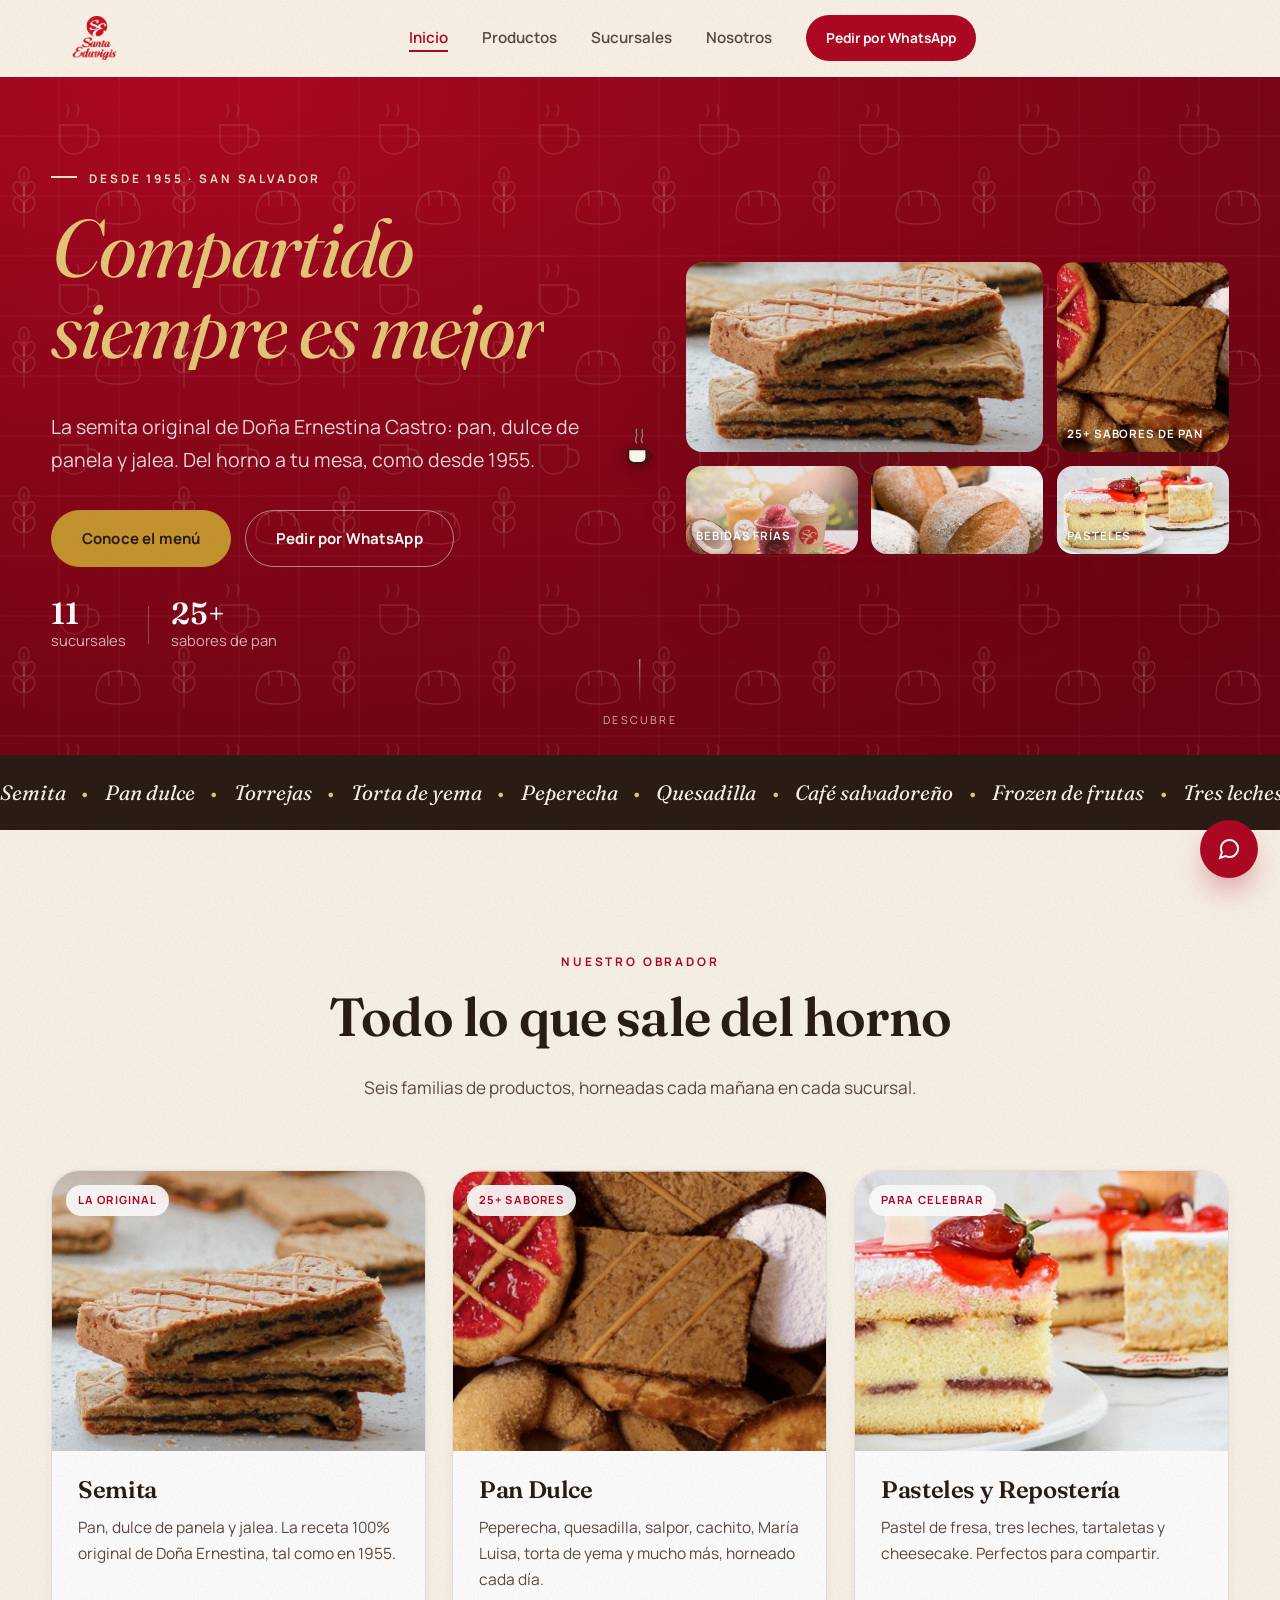
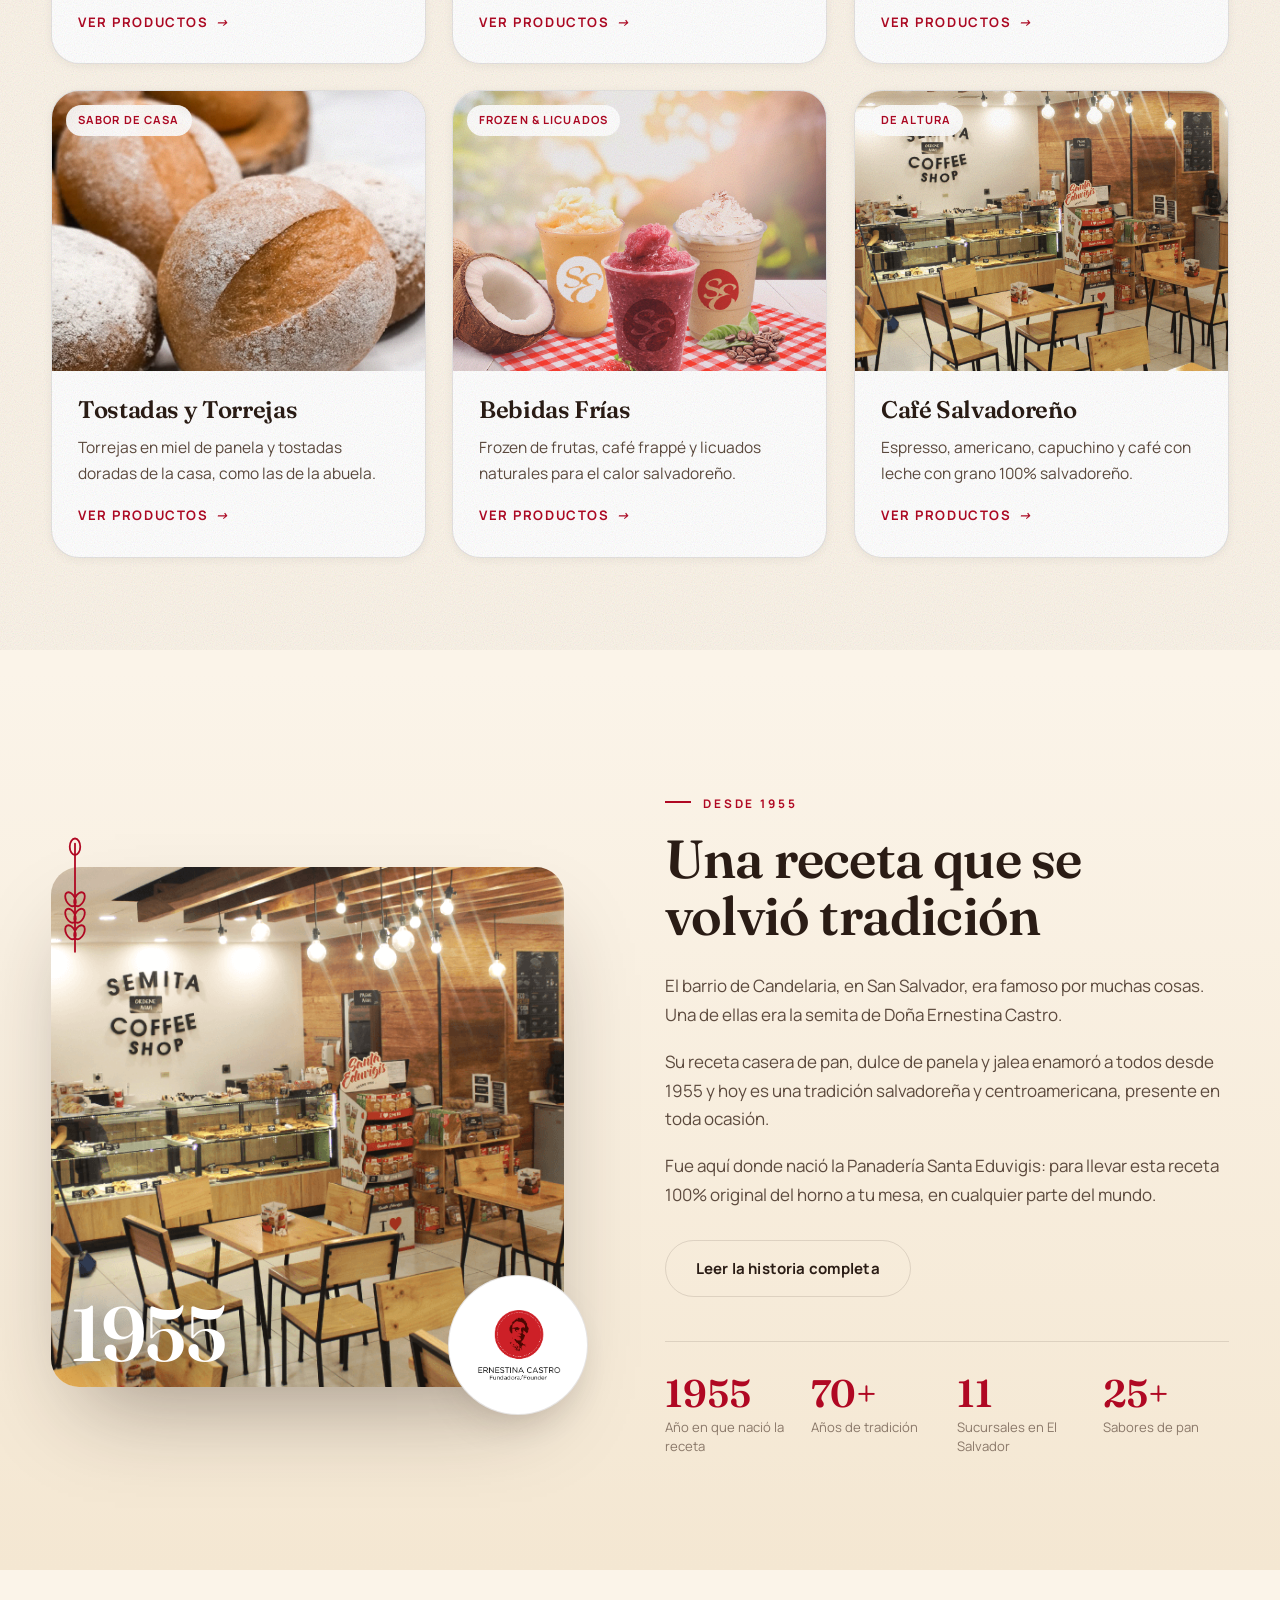
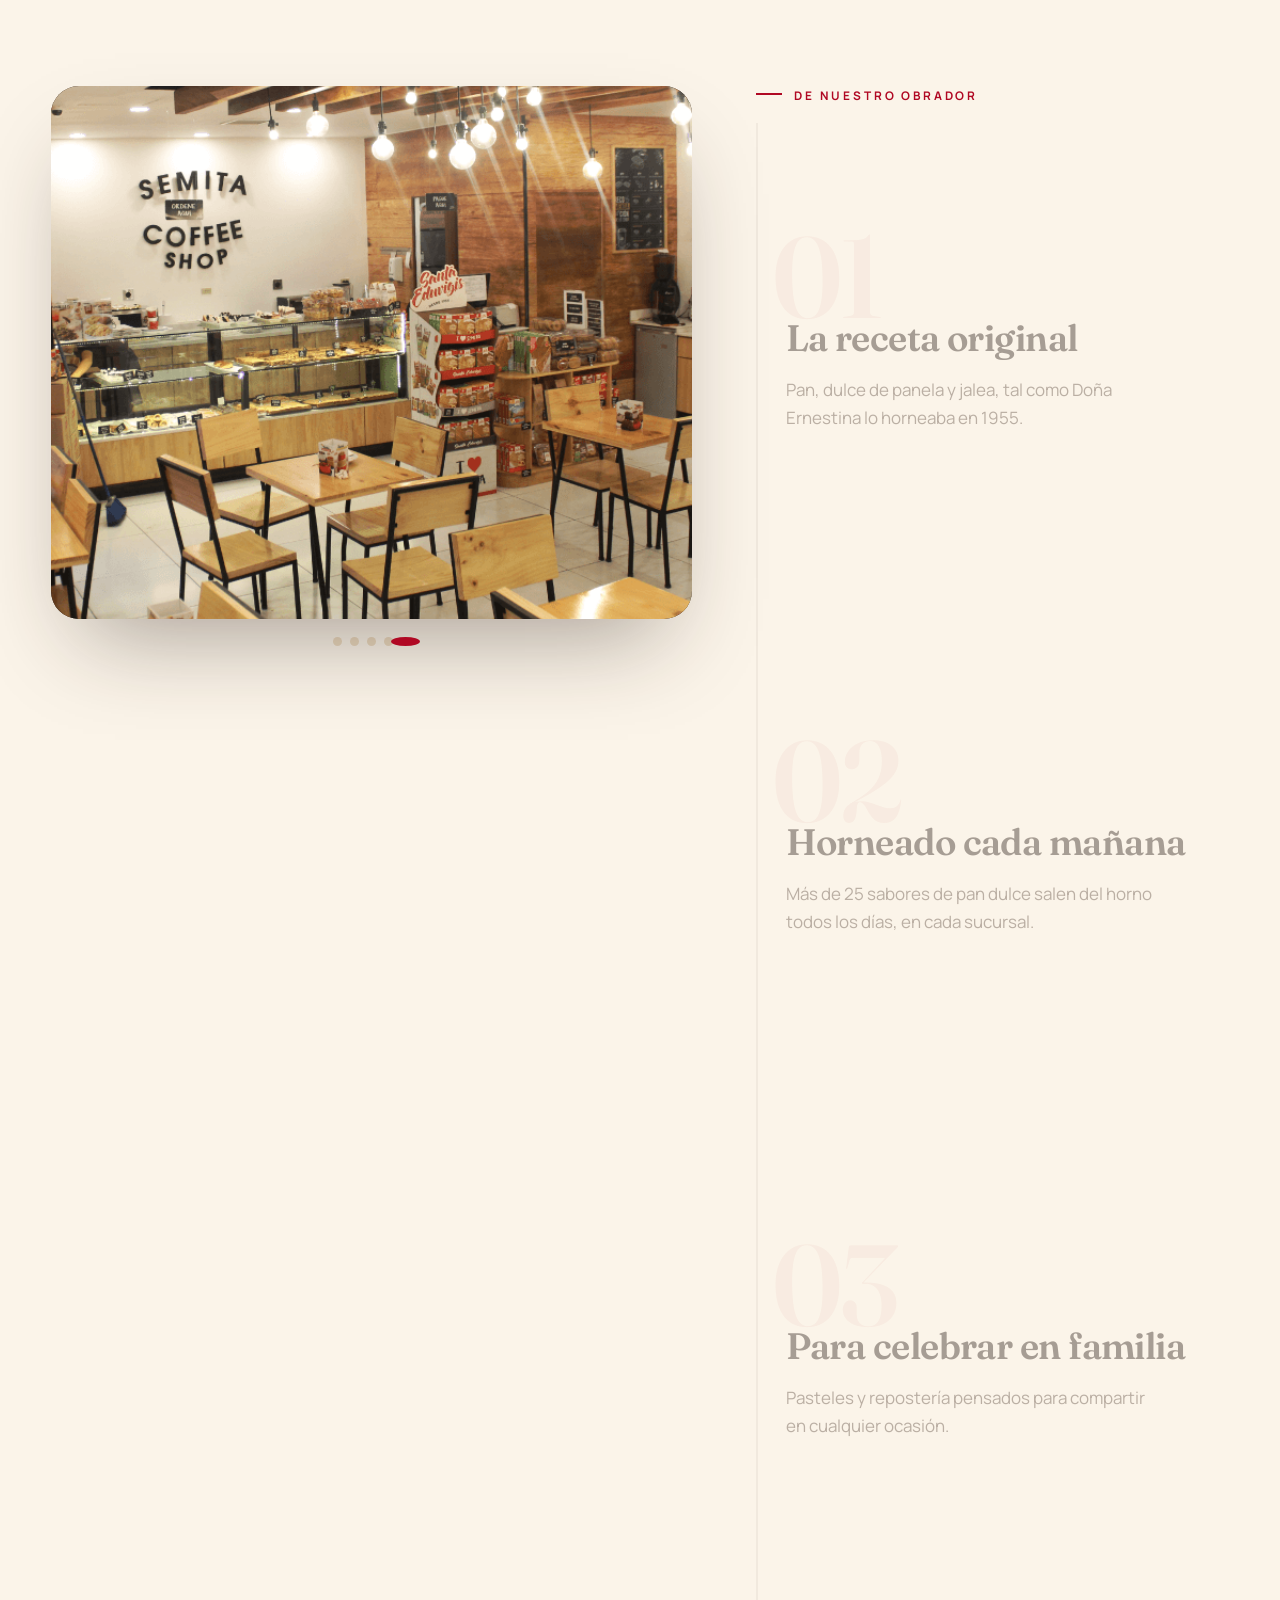
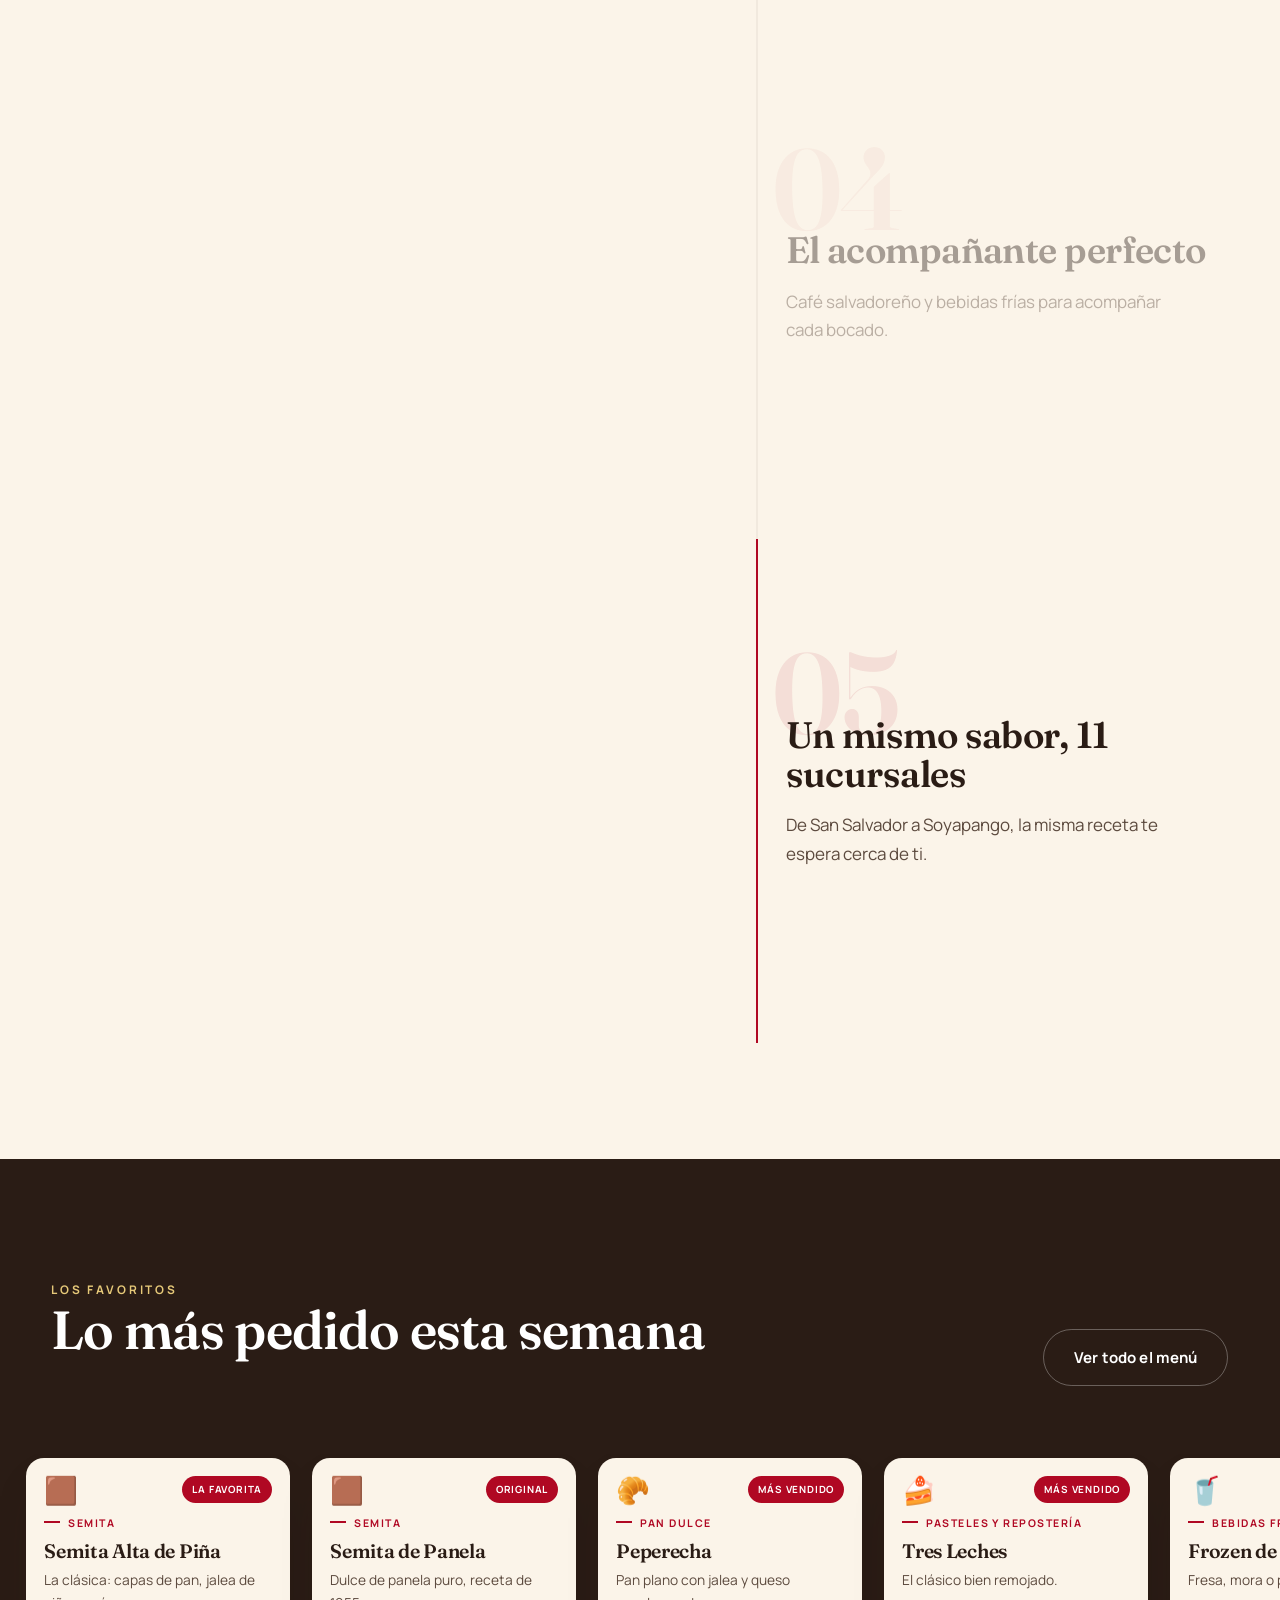
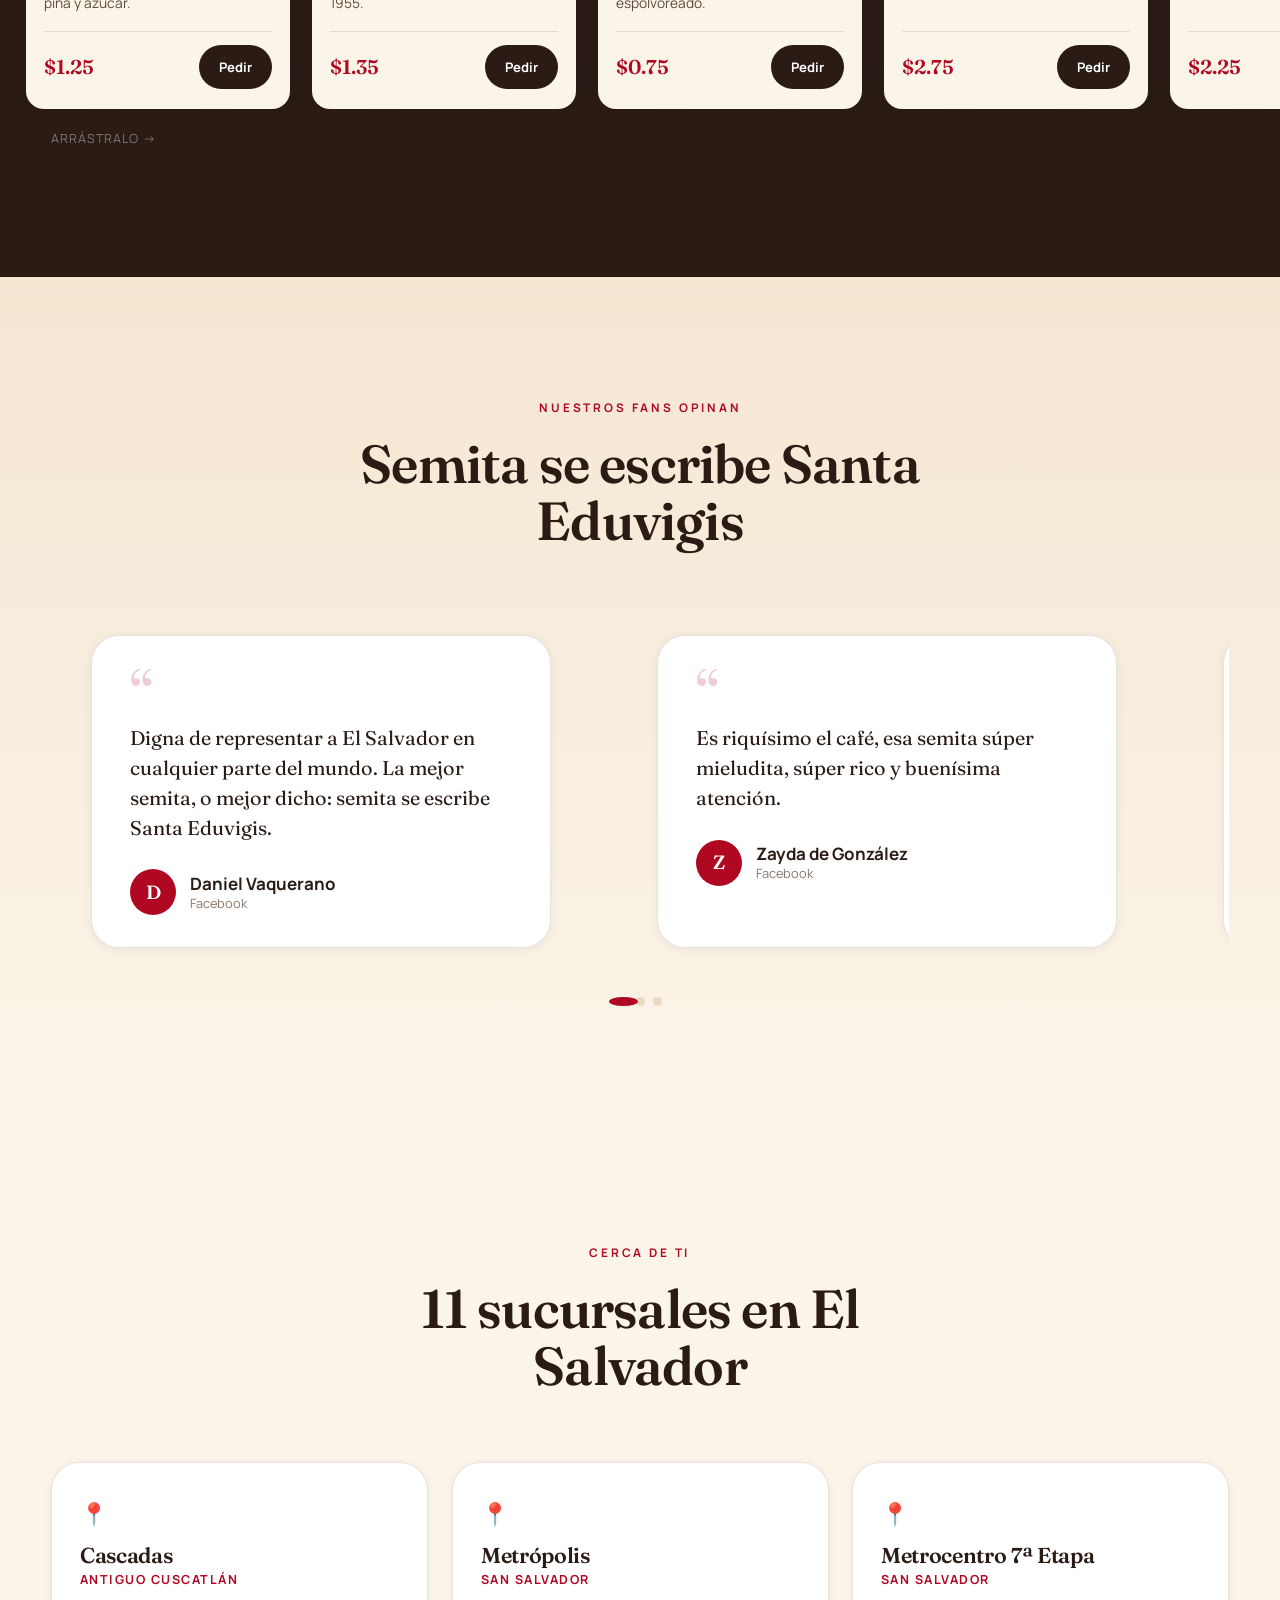
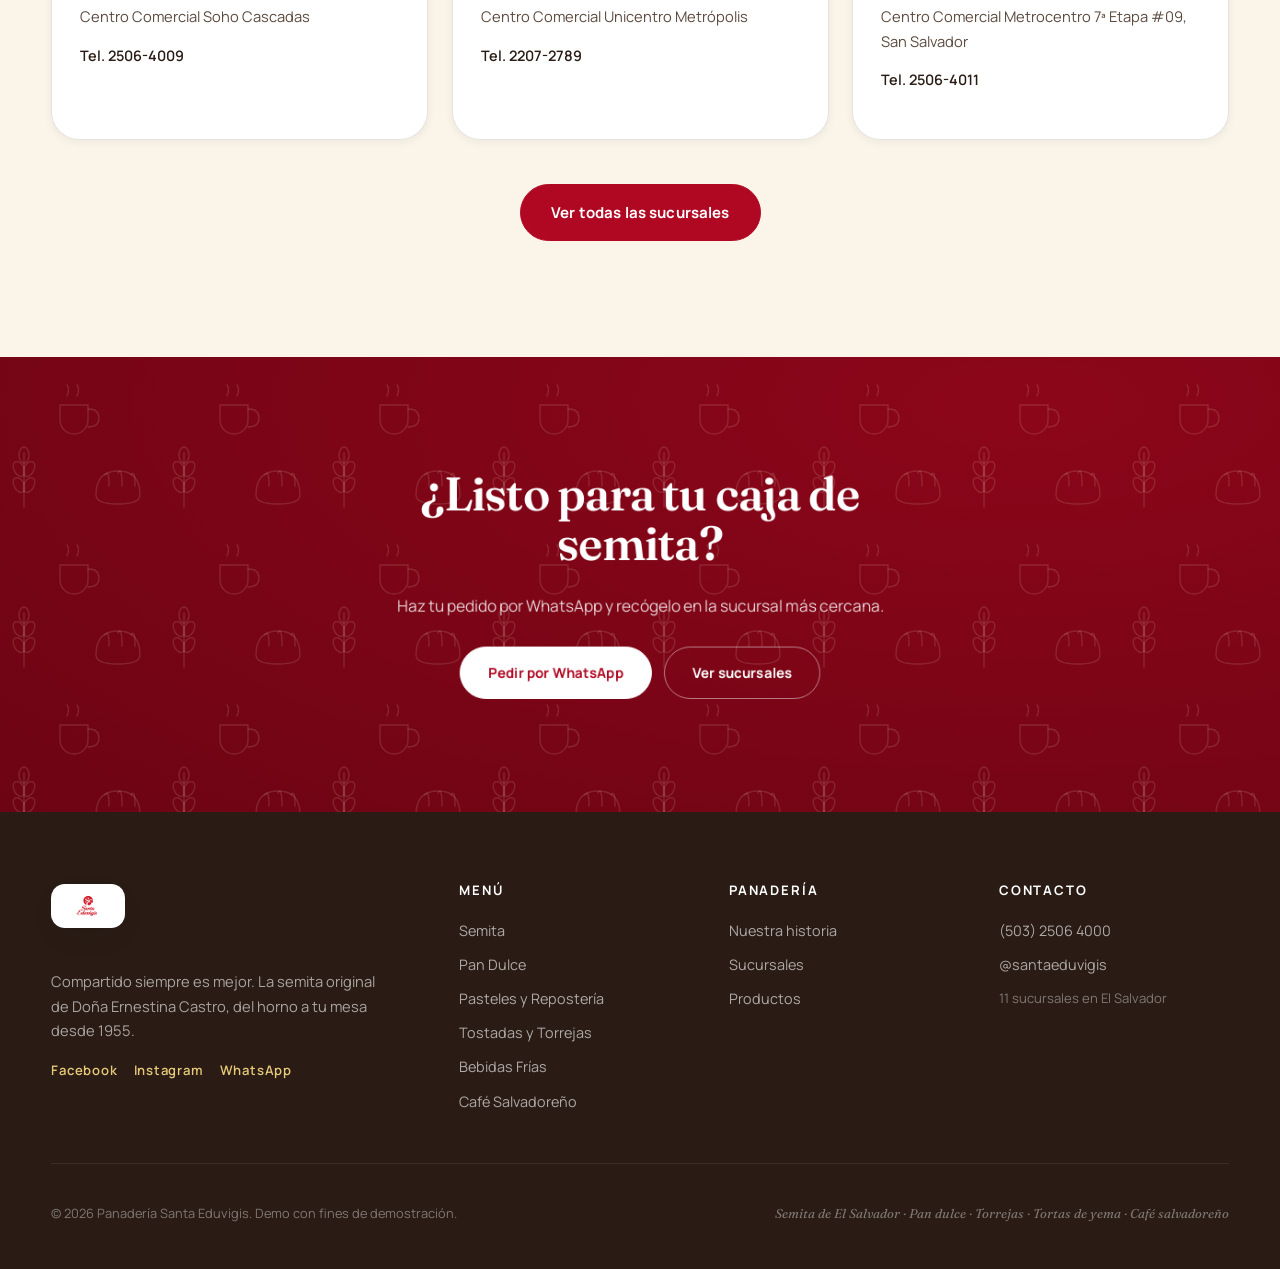
<file: index.html>
<!DOCTYPE html>
<html lang="es-SV" class="no-js">
<head>
<meta charset="UTF-8">
<meta name="viewport" content="width=device-width, initial-scale=1.0, viewport-fit=cover">
<script>document.documentElement.classList.replace('no-js','js');</script>
<title>Panadería Santa Eduvigis · Compartido siempre es mejor</title>
<meta name="description" content="La semita original de Doña Ernestina Castro, del horno a tu mesa desde 1955. Pan dulce, semita, torrejas, tortas de yema, pasteles y café salvadoreño.">
<meta name="base-url" content="">
<meta name="theme-color" content="#B00823">
<link rel="canonical" href="https://edwinmarmol503-a11y.github.io/Santa-Eduvigis/">
<meta property="og:type" content="website">
<meta property="og:site_name" content="Panadería Santa Eduvigis">
<meta property="og:title" content="Panadería Santa Eduvigis">
<meta property="og:description" content="Compartido siempre es mejor — La semita original de Doña Ernestina Castro, del horno a tu mesa desde 1955. Pan dulce, semita, torrejas, tortas de yema, pasteles y café salvadoreño.">
<meta property="og:url" content="https://edwinmarmol503-a11y.github.io/Santa-Eduvigis/">
<meta property="og:image" content="https://edwinmarmol503-a11y.github.io/Santa-Eduvigis/assets/img/grid-semita.jpg">
<meta name="twitter:card" content="summary_large_image">
<meta name="twitter:title" content="Panadería Santa Eduvigis">
<meta name="twitter:description" content="Compartido siempre es mejor">
<meta name="twitter:image" content="https://edwinmarmol503-a11y.github.io/Santa-Eduvigis/assets/img/grid-semita.jpg">
<link rel="preconnect" href="https://fonts.googleapis.com">
<link rel="preconnect" href="https://fonts.gstatic.com" crossorigin>
<link href="https://fonts.googleapis.com/css2?family=Fraunces:ital,opsz,wght@0,9..144,400;0,9..144,600;1,9..144,400&family=Manrope:wght@400;600;700;800&display=swap" rel="stylesheet">
<link rel="stylesheet" href="assets/css/style.css?v=1789341576">
<link rel="icon" type="image/png" href="assets/img/logo.png">
<link rel="apple-touch-icon" href="assets/img/logo.png">
<script type="application/ld+json">{
    "@context": "https://schema.org",
    "@type": "Bakery",
    "name": "Panadería Santa Eduvigis",
    "slogan": "Compartido siempre es mejor",
    "description": "La semita original de Doña Ernestina Castro, del horno a tu mesa desde 1955. Pan dulce, semita, torrejas, tortas de yema, pasteles y café salvadoreño.",
    "url": "https://edwinmarmol503-a11y.github.io/Santa-Eduvigis/",
    "image": "https://edwinmarmol503-a11y.github.io/Santa-Eduvigis/assets/img/grid-semita.jpg",
    "logo": "https://edwinmarmol503-a11y.github.io/Santa-Eduvigis/assets/img/logo.png",
    "telephone": "+50325064000",
    "foundingDate": "1955",
    "areaServed": "El Salvador",
    "sameAs": [
        "https://www.facebook.com/panaderiasantaeduvigis",
        "https://www.instagram.com/santaeduvigis"
    ],
    "hasMenu": {
        "@type": "Menu",
        "hasMenuSection": [
            {
                "@type": "MenuSection",
                "name": "Semita",
                "description": "Pan, dulce de panela y jalea. La receta 100% original de Doña Ernestina, tal como en 1955."
            },
            {
                "@type": "MenuSection",
                "name": "Pan Dulce",
                "description": "Peperecha, quesadilla, salpor, cachito, María Luisa, torta de yema y mucho más, horneado cada día."
            },
            {
                "@type": "MenuSection",
                "name": "Pasteles y Repostería",
                "description": "Pastel de fresa, tres leches, tartaletas y cheesecake. Perfectos para compartir."
            },
            {
                "@type": "MenuSection",
                "name": "Tostadas y Torrejas",
                "description": "Torrejas en miel de panela y tostadas doradas de la casa, como las de la abuela."
            },
            {
                "@type": "MenuSection",
                "name": "Bebidas Frías",
                "description": "Frozen de frutas, café frappé y licuados naturales para el calor salvadoreño."
            },
            {
                "@type": "MenuSection",
                "name": "Café Salvadoreño",
                "description": "Espresso, americano, capuchino y café con leche con grano 100% salvadoreño."
            }
        ]
    },
    "department": [
        {
            "@type": "Bakery",
            "name": "Panadería Santa Eduvigis — Cascadas",
            "address": {
                "@type": "PostalAddress",
                "streetAddress": "Centro Comercial Soho Cascadas",
                "addressLocality": "Antiguo Cuscatlán",
                "addressRegion": "San Salvador",
                "addressCountry": "SV"
            },
            "telephone": "+503 2506-4009"
        },
        {
            "@type": "Bakery",
            "name": "Panadería Santa Eduvigis — Metrópolis",
            "address": {
                "@type": "PostalAddress",
                "streetAddress": "Centro Comercial Unicentro Metrópolis",
                "addressLocality": "San Salvador",
                "addressRegion": "San Salvador",
                "addressCountry": "SV"
            },
            "telephone": "+503 2207-2789"
        },
        {
            "@type": "Bakery",
            "name": "Panadería Santa Eduvigis — Metrocentro 7ª Etapa",
            "address": {
                "@type": "PostalAddress",
                "streetAddress": "Centro Comercial Metrocentro 7ª Etapa #09, San Salvador",
                "addressLocality": "San Salvador",
                "addressRegion": "San Salvador",
                "addressCountry": "SV"
            },
            "telephone": "+503 2506-4011"
        },
        {
            "@type": "Bakery",
            "name": "Panadería Santa Eduvigis — Los Héroes",
            "address": {
                "@type": "PostalAddress",
                "streetAddress": "Centro Profesional Los Héroes #4, Blvd. de Los Héroes",
                "addressLocality": "San Salvador",
                "addressRegion": "San Salvador",
                "addressCountry": "SV"
            },
            "telephone": "+503 2557-2884"
        },
        {
            "@type": "Bakery",
            "name": "Panadería Santa Eduvigis — Merliot",
            "address": {
                "@type": "PostalAddress",
                "streetAddress": "Calle Tepeagua y Av. El Boquerón #58, Jardines de Merliot",
                "addressLocality": "Santa Tecla",
                "addressRegion": "San Salvador",
                "addressCountry": "SV"
            },
            "telephone": "+503 2557-2885"
        },
        {
            "@type": "Bakery",
            "name": "Panadería Santa Eduvigis — Plaza Mundo",
            "address": {
                "@type": "PostalAddress",
                "streetAddress": "C.C. Plaza Mundo, Km. 4.5 Blvd. del Ejército Nacional, 4ª Etapa #6, Soyapango",
                "addressLocality": "Soyapango",
                "addressRegion": "San Salvador",
                "addressCountry": "SV"
            },
            "telephone": "+503 2557-2886"
        },
        {
            "@type": "Bakery",
            "name": "Panadería Santa Eduvigis — Kiosco Plaza Mundo",
            "address": {
                "@type": "PostalAddress",
                "streetAddress": "C.C. Plaza Mundo, Km. 4.5 Blvd. del Ejército Nacional, 1ª Etapa #k128, Soyapango",
                "addressLocality": "Soyapango",
                "addressRegion": "San Salvador",
                "addressCountry": "SV"
            },
            "telephone": "+503 2506-4012"
        },
        {
            "@type": "Bakery",
            "name": "Panadería Santa Eduvigis — Metrocentro 1ª Etapa",
            "address": {
                "@type": "PostalAddress",
                "streetAddress": "Blvd. Los Héroes, C.C. Metrocentro #188-A / 189-B, 1ª Etapa, San Salvador",
                "addressLocality": "San Salvador",
                "addressRegion": "San Salvador",
                "addressCountry": "SV"
            },
            "telephone": "+503 2506-4010"
        },
        {
            "@type": "Bakery",
            "name": "Panadería Santa Eduvigis — Modelo",
            "address": {
                "@type": "PostalAddress",
                "streetAddress": "Calle Modelo #428, San Salvador",
                "addressLocality": "San Salvador",
                "addressRegion": "San Salvador",
                "addressCountry": "SV"
            },
            "telephone": "+503 2557-2865"
        },
        {
            "@type": "Bakery",
            "name": "Panadería Santa Eduvigis — Quinta Avenida",
            "address": {
                "@type": "PostalAddress",
                "streetAddress": "5ª Av. Norte y 31 Calle Poniente, Edificio Hernández Sosa, San Salvador",
                "addressLocality": "San Salvador",
                "addressRegion": "San Salvador",
                "addressCountry": "SV"
            },
            "telephone": "+503 2557-2884"
        },
        {
            "@type": "Bakery",
            "name": "Panadería Santa Eduvigis — Colonia Médica",
            "address": {
                "@type": "PostalAddress",
                "streetAddress": "Diagonal Dr. Arnulfo Romero, Local 5-6, Col. Médica, Edificio 44, San Salvador",
                "addressLocality": "San Salvador",
                "addressRegion": "San Salvador",
                "addressCountry": "SV"
            },
            "telephone": "+503 2266-0561"
        }
    ]
}</script>
<script>window.WHATSAPP_NUMERO = '50325064000';</script>
</head>
<body class="page-home">
<a class="skip-link" href="#main">Saltar al contenido</a>

<!-- Grano de textura sobre toda la página -->
<div class="grain" aria-hidden="true"></div>

<!-- Cortina de transición entre páginas -->
<div class="page-curtain" aria-hidden="true"><span class="page-curtain-mark">S<i>E</i></span></div>

<!-- Preloader -->
<div id="preloader" class="preloader">
    <div class="preloader-inner">
        <img src="assets/img/logo.png" alt="Panadería Santa Eduvigis" class="preloader-logo">
        <span class="preloader-bar"><i></i></span>
    </div>
</div>

<!-- Cursor personalizado: una tacita de café con humito (desktop) -->
<div class="cursor" aria-hidden="true">
    <svg class="cursor-steam" viewBox="0 0 20 24" width="17" height="20">
        <path class="steam-a" d="M6 22c-3-3-1-5 0-8s-2-5 0-8" fill="none" stroke="#8A7869" stroke-width="1.7" stroke-linecap="round"/>
        <path class="steam-b" d="M13 22c-3-3-1-5 0-8s-2-5 0-8" fill="none" stroke="#8A7869" stroke-width="1.7" stroke-linecap="round"/>
    </svg>
    <svg class="cursor-cup" viewBox="0 0 34 28" width="30" height="25">
        <path d="M4 10h20v9a6 6 0 0 1-6 6H10a6 6 0 0 1-6-6v-9Z" fill="#FBF4E9" stroke="#2A1C15" stroke-width="1.7"/>
        <path d="M24 13c4-1 6 1.5 6 4s-2 5-6 4" fill="none" stroke="#2A1C15" stroke-width="1.7" stroke-linecap="round"/>
        <path d="M2 25h24" stroke="#2A1C15" stroke-width="1.7" stroke-linecap="round" opacity=".45"/>
    </svg>
</div>

<header class="site-header" id="siteHeader">
    <div class="container header-inner">
        <a href="index.html" class="brand" data-transition>
            <img src="assets/img/logo.png" alt="Panadería Santa Eduvigis" class="brand-logo">
        </a>

        <nav class="main-nav" id="mainNav" aria-label="Principal">
                            <a href="index.html"
                   class="nav-link is-active"
                   data-transition>
                    <span>Inicio</span>
                </a>
                            <a href="productos.html"
                   class="nav-link "
                   data-transition>
                    <span>Productos</span>
                </a>
                            <a href="sucursales.html"
                   class="nav-link "
                   data-transition>
                    <span>Sucursales</span>
                </a>
                            <a href="nosotros.html"
                   class="nav-link "
                   data-transition>
                    <span>Nosotros</span>
                </a>
                        <a class="nav-cta magnet" href="https://wa.me/50325064000?text=Hola%2C%20quiero%20hacer%20un%20pedido%20en%20Panader%C3%ADa%20Santa%20Eduvigis%20%F0%9F%A5%96" target="_blank" rel="noopener">
                Pedir por WhatsApp
            </a>
        </nav>

        <div class="header-actions">
            <a class="icon-btn wa-icon-btn magnet" href="https://wa.me/50325064000?text=Hola%2C%20quiero%20hacer%20un%20pedido%20%F0%9F%A5%96" target="_blank" rel="noopener" aria-label="Pedir por WhatsApp">
                <svg viewBox="0 0 24 24" width="20" height="20" fill="currentColor"><path d="M12.04 2c-5.46 0-9.9 4.44-9.9 9.9 0 1.75.46 3.45 1.32 4.95L2 22l5.25-1.38a9.86 9.86 0 0 0 4.79 1.22h.01c5.46 0 9.9-4.44 9.9-9.9 0-2.65-1.03-5.14-2.9-7.01A9.82 9.82 0 0 0 12.04 2Zm5.8 14.16c-.24.68-1.42 1.3-1.95 1.35-.5.05-1.13.24-3.67-.77-3.1-1.22-5.08-4.4-5.24-4.6-.15-.2-1.25-1.66-1.25-3.17 0-1.5.79-2.24 1.07-2.55.28-.3.61-.38.81-.38l.59.01c.19.01.44-.07.69.53.24.6.83 2.06.9 2.2.07.15.12.32.02.52-.1.2-.15.32-.29.5-.15.17-.31.39-.44.52-.15.15-.3.31-.13.6.17.3.76 1.25 1.63 2.02 1.12.99 2.06 1.3 2.36 1.45.3.15.47.13.64-.08.17-.2.74-.86.94-1.16.2-.3.4-.25.67-.15.27.1 1.71.81 2 .96.3.15.5.22.57.34.07.13.07.73-.17 1.41Z"/></svg>
        </a>
            <button class="menu-toggle" id="menuToggle" aria-label="Abrir menú" aria-expanded="false">
                <span></span><span></span><span></span>
            </button>
        </div>
    </div>
</header>
<div class="nav-overlay" id="navOverlay"></div>

<main id="main">

<!-- ============================ HERO ============================ -->
<section class="hero" id="hero">
    <div class="hero-particles" aria-hidden="true"></div>
    <div class="wallpaper-linea" aria-hidden="true"></div>
    <div class="container hero-grid">
        <div class="hero-copy">
            <span class="kicker kicker-light">Desde 1955 · San Salvador</span>
            <h1 class="hero-title">Compartido <br>siempre es <span>mejor</span></h1>
            <p class="hero-lead">
                La semita original de Doña Ernestina Castro: pan, dulce de panela y
                jalea. Del horno a tu mesa, como desde 1955.
            </p>
            <div class="hero-actions">
                <a href="productos.html" class="btn btn-gold magnet" data-transition>Conoce el menú</a>
                <a href="https://wa.me/50325064000?text=Hola%2C%20quiero%20pedir%20una%20caja%20de%20semita%20%F0%9F%A5%96" target="_blank" rel="noopener" class="btn btn-ghost-light magnet">Pedir por WhatsApp</a>
            </div>
            <div class="hero-meta">
                <span><strong data-countup="11">11</strong> sucursales</span>
                <span class="hero-meta-sep"></span>
                <span><strong data-countup="25" data-suffix="+">25+</strong> sabores de pan</span>
            </div>
        </div>

        <div class="hero-bento" aria-hidden="true">
            <figure class="bento bento-a" data-depth="0.10">
                <img src="assets/img/grid-semita.jpg" alt="" width="1080" height="1080" fetchpriority="high" decoding="async" style="object-position:50% 92%">
            </figure>
            <figure class="bento bento-b" data-depth="0.14">
                <img src="assets/img/pan-dulce.png" alt="">
                <figcaption>25+ sabores de pan</figcaption>
            </figure>
            <figure class="bento bento-c" data-depth="0.12">
                <img src="assets/img/frozen.jpg" alt="">
                <figcaption>Bebidas frías</figcaption>
            </figure>
            <figure class="bento bento-d" data-depth="0.17">
                <img src="assets/img/grid-pan.jpg" alt="">
            </figure>
            <figure class="bento bento-e" data-depth="0.13">
                <img src="assets/img/grid-pasteles.jpg" alt="">
                <figcaption>Pasteles</figcaption>
            </figure>
        </div>
    </div>

    <a href="#categorias" class="hero-scroll" aria-label="Bajar">
        <span class="hero-scroll-line"></span>
        <span class="hero-scroll-txt">Descubre</span>
    </a>
</section>

<!-- ========================== MARQUEE ========================== -->
<div class="marquee" aria-hidden="true">
    <div class="marquee-track">
                <span>Semita <i>•</i> Pan dulce <i>•</i> Torrejas <i>•</i> Torta de yema <i>•</i> Peperecha <i>•</i> Quesadilla <i>•</i> Café salvadoreño <i>•</i> Frozen de frutas <i>•</i> Tres leches <i>•</i> </span>
                <span>Semita <i>•</i> Pan dulce <i>•</i> Torrejas <i>•</i> Torta de yema <i>•</i> Peperecha <i>•</i> Quesadilla <i>•</i> Café salvadoreño <i>•</i> Frozen de frutas <i>•</i> Tres leches <i>•</i> </span>
            </div>
</div>

<!-- ========================= CATEGORÍAS ========================= -->
<section class="section categorias" id="categorias">
    <div class="container">
        <header class="section-head">
            <span class="kicker reveal" data-reveal="up">Nuestro obrador</span>
            <h2 class="section-title reveal" data-reveal="up">Todo lo que sale del horno</h2>
            <p class="section-sub reveal" data-reveal="up">Seis familias de productos, horneadas cada mañana en cada sucursal.</p>
        </header>

        <div class="cat-grid">
                        <a class="cat-card tilt reveal" data-reveal="up" href="productos.html#semita" data-transition>
                <div class="cat-media">
                    <img src="assets/img/grid-semita.jpg" alt="Semita" loading="lazy" style="object-position:50% 88%">
                    <span class="cat-tag">La original</span>
                </div>
                <div class="cat-body">
                    <h3>Semita</h3>
                    <p>Pan, dulce de panela y jalea. La receta 100% original de Doña Ernestina, tal como en 1955.</p>
                    <span class="cat-link">Ver productos <i>→</i></span>
                </div>
                <span class="tilt-glare" aria-hidden="true"></span>
            </a>
                        <a class="cat-card tilt reveal" data-reveal="up" href="productos.html#pan-dulce" data-transition>
                <div class="cat-media">
                    <img src="assets/img/pan-dulce.png" alt="Pan Dulce" loading="lazy" style="object-position:50% 50%">
                    <span class="cat-tag">25+ sabores</span>
                </div>
                <div class="cat-body">
                    <h3>Pan Dulce</h3>
                    <p>Peperecha, quesadilla, salpor, cachito, María Luisa, torta de yema y mucho más, horneado cada día.</p>
                    <span class="cat-link">Ver productos <i>→</i></span>
                </div>
                <span class="tilt-glare" aria-hidden="true"></span>
            </a>
                        <a class="cat-card tilt reveal" data-reveal="up" href="productos.html#pasteles" data-transition>
                <div class="cat-media">
                    <img src="assets/img/grid-pasteles.jpg" alt="Pasteles y Repostería" loading="lazy" style="object-position:50% 55%">
                    <span class="cat-tag">Para celebrar</span>
                </div>
                <div class="cat-body">
                    <h3>Pasteles y Repostería</h3>
                    <p>Pastel de fresa, tres leches, tartaletas y cheesecake. Perfectos para compartir.</p>
                    <span class="cat-link">Ver productos <i>→</i></span>
                </div>
                <span class="tilt-glare" aria-hidden="true"></span>
            </a>
                        <a class="cat-card tilt reveal" data-reveal="up" href="productos.html#tostadas-torrejas" data-transition>
                <div class="cat-media">
                    <img src="assets/img/grid-pan.jpg" alt="Tostadas y Torrejas" loading="lazy" style="object-position:50% 55%">
                    <span class="cat-tag">Sabor de casa</span>
                </div>
                <div class="cat-body">
                    <h3>Tostadas y Torrejas</h3>
                    <p>Torrejas en miel de panela y tostadas doradas de la casa, como las de la abuela.</p>
                    <span class="cat-link">Ver productos <i>→</i></span>
                </div>
                <span class="tilt-glare" aria-hidden="true"></span>
            </a>
                        <a class="cat-card tilt reveal" data-reveal="up" href="productos.html#bebidas-frias" data-transition>
                <div class="cat-media">
                    <img src="assets/img/frozen.jpg" alt="Bebidas Frías" loading="lazy" style="object-position:50% 45%">
                    <span class="cat-tag">Frozen &amp; licuados</span>
                </div>
                <div class="cat-body">
                    <h3>Bebidas Frías</h3>
                    <p>Frozen de frutas, café frappé y licuados naturales para el calor salvadoreño.</p>
                    <span class="cat-link">Ver productos <i>→</i></span>
                </div>
                <span class="tilt-glare" aria-hidden="true"></span>
            </a>
                        <a class="cat-card tilt reveal" data-reveal="up" href="productos.html#cafe" data-transition>
                <div class="cat-media">
                    <img src="assets/img/sucursales.png" alt="Café Salvadoreño" loading="lazy" style="object-position:50% 50%">
                    <span class="cat-tag">De altura</span>
                </div>
                <div class="cat-body">
                    <h3>Café Salvadoreño</h3>
                    <p>Espresso, americano, capuchino y café con leche con grano 100% salvadoreño.</p>
                    <span class="cat-link">Ver productos <i>→</i></span>
                </div>
                <span class="tilt-glare" aria-hidden="true"></span>
            </a>
                    </div>
    </div>
</section>

<!-- ========================== HISTORIA ========================== -->
<section class="section historia" id="historia">
    <div class="container historia-grid">
        <div class="historia-media reveal" data-reveal="up">
            <svg class="draw-flourish historia-flourish" viewBox="0 0 48 170" width="36" height="128" aria-hidden="true" fill="none" stroke="#B00823" stroke-width="2.4" stroke-linecap="round">
                <path class="draw-path" d="M24 166 L24 22"/>
                <ellipse class="draw-path" cx="18" cy="140" rx="6" ry="10" transform="rotate(-28 18 140)"/>
                <ellipse class="draw-path" cx="30" cy="140" rx="6" ry="10" transform="rotate(28 30 140)"/>
                <ellipse class="draw-path" cx="18" cy="118" rx="6" ry="10" transform="rotate(-28 18 118)"/>
                <ellipse class="draw-path" cx="30" cy="118" rx="6" ry="10" transform="rotate(28 30 118)"/>
                <ellipse class="draw-path" cx="18" cy="96" rx="6" ry="10" transform="rotate(-28 18 96)"/>
                <ellipse class="draw-path" cx="30" cy="96" rx="6" ry="10" transform="rotate(28 30 96)"/>
                <ellipse class="draw-path" cx="24" cy="26" rx="7" ry="11"/>
            </svg>
            <figure class="historia-photo">
                <img src="assets/img/sucursales.png" alt="Interior de una sucursal Santa Eduvigis" loading="lazy">
                <span class="historia-year">1955</span>
            </figure>
            <figure class="historia-badge">
                <img src="assets/img/ernestina.png" alt="Ernestina Castro, fundadora">
            </figure>
        </div>

        <div class="historia-text">
            <span class="kicker reveal" data-reveal="up">Desde 1955</span>
            <h2 class="section-title reveal" data-reveal="up">Una receta que se volvió tradición</h2>
                            <p class="reveal" data-reveal="up">El barrio de Candelaria, en San Salvador, era famoso por muchas cosas. Una de ellas era la semita de Doña Ernestina Castro.</p>
                            <p class="reveal" data-reveal="up">Su receta casera de pan, dulce de panela y jalea enamoró a todos desde 1955 y hoy es una tradición salvadoreña y centroamericana, presente en toda ocasión.</p>
                            <p class="reveal" data-reveal="up">Fue aquí donde nació la Panadería Santa Eduvigis: para llevar esta receta 100% original del horno a tu mesa, en cualquier parte del mundo.</p>
                        <a href="nosotros.html" class="btn btn-outline magnet reveal" data-reveal="up" data-transition>Leer la historia completa</a>

            <div class="stat-row">
                                <div class="stat reveal" data-reveal="up">
                    <span class="stat-num" data-countup="1955" data-suffix="" data-plain="1">1955</span>
                    <span class="stat-label">Año en que nació la receta</span>
                </div>
                                <div class="stat reveal" data-reveal="up">
                    <span class="stat-num" data-countup="70" data-suffix="+">70</span>
                    <span class="stat-label">Años de tradición</span>
                </div>
                                <div class="stat reveal" data-reveal="up">
                    <span class="stat-num" data-countup="11" data-suffix="">11</span>
                    <span class="stat-label">Sucursales en El Salvador</span>
                </div>
                                <div class="stat reveal" data-reveal="up">
                    <span class="stat-num" data-countup="25" data-suffix="+">25</span>
                    <span class="stat-label">Sabores de pan</span>
                </div>
                            </div>
        </div>
    </div>
</section>

<!-- ========================== MOMENTOS ==========================
     Galería fija con crossfade: imagen anclada + textos que se van
     encadenando al hacer scroll (inspirado en la sección de fotos
     fijas de LoZio Osteria). -->
<section class="section momentos" id="momentos">
    <div class="container momentos-grid">
        <div class="momentos-sticky">
            <div class="momentos-frame">
                                                <img class="momentos-img is-active" data-idx="0"
                     src="assets/img/grid-semita.jpg" style="position:absolute;inset:0;width:100%;height:100%;object-fit:cover;object-position:50% 92%;opacity:1"
                     alt="Semita original, pan con dulce de panela y jalea" loading="lazy">
                                <img class="momentos-img" data-idx="1"
                     src="assets/img/pan-dulce.png" style="position:absolute;inset:0;width:100%;height:100%;object-fit:cover;object-position:50% 50%;opacity:0"
                     alt="Variedad de pan dulce recién horneado" loading="lazy">
                                <img class="momentos-img" data-idx="2"
                     src="assets/img/grid-pasteles.jpg" style="position:absolute;inset:0;width:100%;height:100%;object-fit:cover;object-position:50% 55%;opacity:0"
                     alt="Pastel de fresa para compartir en familia" loading="lazy">
                                <img class="momentos-img" data-idx="3"
                     src="assets/img/frozen.jpg" style="position:absolute;inset:0;width:100%;height:100%;object-fit:cover;object-position:50% 45%;opacity:0"
                     alt="Bebidas frías y frozen de frutas" loading="lazy">
                                <img class="momentos-img" data-idx="4"
                     src="assets/img/sucursales.png" style="position:absolute;inset:0;width:100%;height:100%;object-fit:cover;object-position:50% 50%;opacity:0"
                     alt="Interior de una sucursal Santa Eduvigis" loading="lazy">
                            </div>
            <div class="momentos-dots" aria-hidden="true">
                                <span class="is-active"></span>
                                <span class=""></span>
                                <span class=""></span>
                                <span class=""></span>
                                <span class=""></span>
                            </div>
        </div>

        <div class="momentos-text">
            <span class="kicker reveal" data-reveal="up">De nuestro obrador</span>
                        <div class="momentos-step is-active" data-idx="0">
                <span class="momentos-n">01</span>
                <h3>La receta original</h3>
                <p>Pan, dulce de panela y jalea, tal como Doña Ernestina lo horneaba en 1955.</p>
            </div>
                        <div class="momentos-step" data-idx="1">
                <span class="momentos-n">02</span>
                <h3>Horneado cada mañana</h3>
                <p>Más de 25 sabores de pan dulce salen del horno todos los días, en cada sucursal.</p>
            </div>
                        <div class="momentos-step" data-idx="2">
                <span class="momentos-n">03</span>
                <h3>Para celebrar en familia</h3>
                <p>Pasteles y repostería pensados para compartir en cualquier ocasión.</p>
            </div>
                        <div class="momentos-step" data-idx="3">
                <span class="momentos-n">04</span>
                <h3>El acompañante perfecto</h3>
                <p>Café salvadoreño y bebidas frías para acompañar cada bocado.</p>
            </div>
                        <div class="momentos-step" data-idx="4">
                <span class="momentos-n">05</span>
                <h3>Un mismo sabor, 11 sucursales</h3>
                <p>De San Salvador a Soyapango, la misma receta te espera cerca de ti.</p>
            </div>
                    </div>
    </div>
</section>

<!-- ======================== RAIL PRODUCTOS ======================== -->
<section class="section rail-section" id="mas-pedidos">
    <div class="container">
        <header class="section-head section-head-row">
            <div>
                <span class="kicker reveal" data-reveal="up">Los favoritos</span>
                <h2 class="section-title reveal" data-reveal="up">Lo más pedido esta semana</h2>
            </div>
            <a href="productos.html" class="btn btn-outline magnet reveal" data-reveal="up" data-transition>Ver todo el menú</a>
        </header>
    </div>
    <div class="rail" id="rail">
        <div class="rail-track">
                                    <article class="prod-card">
                <div class="prod-card-top">
                    <span class="prod-ic" aria-hidden="true">🟫</span>
                    <span class="prod-badge">La favorita</span>                </div>
                <div class="prod-body">
                    <span class="prod-cat">Semita</span>
                    <h4>Semita Alta de Piña</h4>
                    <p>La clásica: capas de pan, jalea de piña y azúcar.</p>
                    <div class="prod-foot">
                        <span class="prod-price">$1.25</span>
                        <a class="prod-add" href="https://wa.me/50325064000?text=Hola%2C%20quiero%20pedir%3A%20Semita%20Alta%20de%20Pi%C3%B1a" target="_blank" rel="noopener">Pedir</a>
                    </div>
                </div>
            </article>
                        <article class="prod-card">
                <div class="prod-card-top">
                    <span class="prod-ic" aria-hidden="true">🟫</span>
                    <span class="prod-badge">Original</span>                </div>
                <div class="prod-body">
                    <span class="prod-cat">Semita</span>
                    <h4>Semita de Panela</h4>
                    <p>Dulce de panela puro, receta de 1955.</p>
                    <div class="prod-foot">
                        <span class="prod-price">$1.35</span>
                        <a class="prod-add" href="https://wa.me/50325064000?text=Hola%2C%20quiero%20pedir%3A%20Semita%20de%20Panela" target="_blank" rel="noopener">Pedir</a>
                    </div>
                </div>
            </article>
                        <article class="prod-card">
                <div class="prod-card-top">
                    <span class="prod-ic" aria-hidden="true">🥐</span>
                    <span class="prod-badge">Más vendido</span>                </div>
                <div class="prod-body">
                    <span class="prod-cat">Pan Dulce</span>
                    <h4>Peperecha</h4>
                    <p>Pan plano con jalea y queso espolvoreado.</p>
                    <div class="prod-foot">
                        <span class="prod-price">$0.75</span>
                        <a class="prod-add" href="https://wa.me/50325064000?text=Hola%2C%20quiero%20pedir%3A%20Peperecha" target="_blank" rel="noopener">Pedir</a>
                    </div>
                </div>
            </article>
                        <article class="prod-card">
                <div class="prod-card-top">
                    <span class="prod-ic" aria-hidden="true">🍰</span>
                    <span class="prod-badge">Más vendido</span>                </div>
                <div class="prod-body">
                    <span class="prod-cat">Pasteles y Repostería</span>
                    <h4>Tres Leches</h4>
                    <p>El clásico bien remojado.</p>
                    <div class="prod-foot">
                        <span class="prod-price">$2.75</span>
                        <a class="prod-add" href="https://wa.me/50325064000?text=Hola%2C%20quiero%20pedir%3A%20Tres%20Leches" target="_blank" rel="noopener">Pedir</a>
                    </div>
                </div>
            </article>
                        <article class="prod-card">
                <div class="prod-card-top">
                    <span class="prod-ic" aria-hidden="true">🥤</span>
                    <span class="prod-badge">Para el calor</span>                </div>
                <div class="prod-body">
                    <span class="prod-cat">Bebidas Frías</span>
                    <h4>Frozen de Frutas</h4>
                    <p>Fresa, mora o piña. Bien frío.</p>
                    <div class="prod-foot">
                        <span class="prod-price">$2.25</span>
                        <a class="prod-add" href="https://wa.me/50325064000?text=Hola%2C%20quiero%20pedir%3A%20Frozen%20de%20Frutas" target="_blank" rel="noopener">Pedir</a>
                    </div>
                </div>
            </article>
                        <article class="prod-card">
                <div class="prod-card-top">
                    <span class="prod-ic" aria-hidden="true">☕</span>
                    <span class="prod-badge">Más vendido</span>                </div>
                <div class="prod-body">
                    <span class="prod-cat">Café Salvadoreño</span>
                    <h4>Capuchino</h4>
                    <p>Espuma cremosa y cacao.</p>
                    <div class="prod-foot">
                        <span class="prod-price">$1.75</span>
                        <a class="prod-add" href="https://wa.me/50325064000?text=Hola%2C%20quiero%20pedir%3A%20Capuchino" target="_blank" rel="noopener">Pedir</a>
                    </div>
                </div>
            </article>
                        <article class="prod-card">
                <div class="prod-card-top">
                    <span class="prod-ic" aria-hidden="true">🍯</span>
                    <span class="prod-badge">De temporada</span>                </div>
                <div class="prod-body">
                    <span class="prod-cat">Tostadas y Torrejas</span>
                    <h4>Torrejas en Miel</h4>
                    <p>Pan de yema en miel de panela y canela.</p>
                    <div class="prod-foot">
                        <span class="prod-price">$1.50</span>
                        <a class="prod-add" href="https://wa.me/50325064000?text=Hola%2C%20quiero%20pedir%3A%20Torrejas%20en%20Miel" target="_blank" rel="noopener">Pedir</a>
                    </div>
                </div>
            </article>
                                    <article class="prod-card" aria-hidden="true">
                <div class="prod-card-top">
                    <span class="prod-ic" aria-hidden="true">🟫</span>
                    <span class="prod-badge">La favorita</span>                </div>
                <div class="prod-body">
                    <span class="prod-cat">Semita</span>
                    <h4>Semita Alta de Piña</h4>
                    <p>La clásica: capas de pan, jalea de piña y azúcar.</p>
                    <div class="prod-foot">
                        <span class="prod-price">$1.25</span>
                        <a class="prod-add" tabindex="-1" href="https://wa.me/50325064000?text=Hola%2C%20quiero%20pedir%3A%20Semita%20Alta%20de%20Pi%C3%B1a" target="_blank" rel="noopener">Pedir</a>
                    </div>
                </div>
            </article>
                        <article class="prod-card" aria-hidden="true">
                <div class="prod-card-top">
                    <span class="prod-ic" aria-hidden="true">🟫</span>
                    <span class="prod-badge">Original</span>                </div>
                <div class="prod-body">
                    <span class="prod-cat">Semita</span>
                    <h4>Semita de Panela</h4>
                    <p>Dulce de panela puro, receta de 1955.</p>
                    <div class="prod-foot">
                        <span class="prod-price">$1.35</span>
                        <a class="prod-add" tabindex="-1" href="https://wa.me/50325064000?text=Hola%2C%20quiero%20pedir%3A%20Semita%20de%20Panela" target="_blank" rel="noopener">Pedir</a>
                    </div>
                </div>
            </article>
                        <article class="prod-card" aria-hidden="true">
                <div class="prod-card-top">
                    <span class="prod-ic" aria-hidden="true">🥐</span>
                    <span class="prod-badge">Más vendido</span>                </div>
                <div class="prod-body">
                    <span class="prod-cat">Pan Dulce</span>
                    <h4>Peperecha</h4>
                    <p>Pan plano con jalea y queso espolvoreado.</p>
                    <div class="prod-foot">
                        <span class="prod-price">$0.75</span>
                        <a class="prod-add" tabindex="-1" href="https://wa.me/50325064000?text=Hola%2C%20quiero%20pedir%3A%20Peperecha" target="_blank" rel="noopener">Pedir</a>
                    </div>
                </div>
            </article>
                        <article class="prod-card" aria-hidden="true">
                <div class="prod-card-top">
                    <span class="prod-ic" aria-hidden="true">🍰</span>
                    <span class="prod-badge">Más vendido</span>                </div>
                <div class="prod-body">
                    <span class="prod-cat">Pasteles y Repostería</span>
                    <h4>Tres Leches</h4>
                    <p>El clásico bien remojado.</p>
                    <div class="prod-foot">
                        <span class="prod-price">$2.75</span>
                        <a class="prod-add" tabindex="-1" href="https://wa.me/50325064000?text=Hola%2C%20quiero%20pedir%3A%20Tres%20Leches" target="_blank" rel="noopener">Pedir</a>
                    </div>
                </div>
            </article>
                        <article class="prod-card" aria-hidden="true">
                <div class="prod-card-top">
                    <span class="prod-ic" aria-hidden="true">🥤</span>
                    <span class="prod-badge">Para el calor</span>                </div>
                <div class="prod-body">
                    <span class="prod-cat">Bebidas Frías</span>
                    <h4>Frozen de Frutas</h4>
                    <p>Fresa, mora o piña. Bien frío.</p>
                    <div class="prod-foot">
                        <span class="prod-price">$2.25</span>
                        <a class="prod-add" tabindex="-1" href="https://wa.me/50325064000?text=Hola%2C%20quiero%20pedir%3A%20Frozen%20de%20Frutas" target="_blank" rel="noopener">Pedir</a>
                    </div>
                </div>
            </article>
                        <article class="prod-card" aria-hidden="true">
                <div class="prod-card-top">
                    <span class="prod-ic" aria-hidden="true">☕</span>
                    <span class="prod-badge">Más vendido</span>                </div>
                <div class="prod-body">
                    <span class="prod-cat">Café Salvadoreño</span>
                    <h4>Capuchino</h4>
                    <p>Espuma cremosa y cacao.</p>
                    <div class="prod-foot">
                        <span class="prod-price">$1.75</span>
                        <a class="prod-add" tabindex="-1" href="https://wa.me/50325064000?text=Hola%2C%20quiero%20pedir%3A%20Capuchino" target="_blank" rel="noopener">Pedir</a>
                    </div>
                </div>
            </article>
                        <article class="prod-card" aria-hidden="true">
                <div class="prod-card-top">
                    <span class="prod-ic" aria-hidden="true">🍯</span>
                    <span class="prod-badge">De temporada</span>                </div>
                <div class="prod-body">
                    <span class="prod-cat">Tostadas y Torrejas</span>
                    <h4>Torrejas en Miel</h4>
                    <p>Pan de yema en miel de panela y canela.</p>
                    <div class="prod-foot">
                        <span class="prod-price">$1.50</span>
                        <a class="prod-add" tabindex="-1" href="https://wa.me/50325064000?text=Hola%2C%20quiero%20pedir%3A%20Torrejas%20en%20Miel" target="_blank" rel="noopener">Pedir</a>
                    </div>
                </div>
            </article>
                    </div>
    </div>
    <p class="rail-hint container">Arrástralo →</p>
</section>

<!-- ========================= TESTIMONIOS ========================= -->
<section class="section testimonios">
    <div class="container">
        <header class="section-head">
            <span class="kicker reveal" data-reveal="up">Nuestros fans opinan</span>
            <h2 class="section-title reveal" data-reveal="up">Semita se escribe Santa Eduvigis</h2>
        </header>
        <div class="tst-slider" id="tstSlider">
            <div class="tst-track">
                                <figure class="tst-card tilt">
                    <div class="tst-quote">“</div>
                    <blockquote>Digna de representar a El Salvador en cualquier parte del mundo. La mejor semita, o mejor dicho: semita se escribe Santa Eduvigis.</blockquote>
                    <figcaption>
                        <span class="tst-avatar">D</span>
                        <span class="tst-who"><strong>Daniel Vaquerano</strong><em>Facebook</em></span>
                    </figcaption>
                    <span class="tilt-glare" aria-hidden="true"></span>
                </figure>
                                <figure class="tst-card tilt">
                    <div class="tst-quote">“</div>
                    <blockquote>Es riquísimo el café, esa semita súper mieludita, súper rico y buenísima atención.</blockquote>
                    <figcaption>
                        <span class="tst-avatar">Z</span>
                        <span class="tst-who"><strong>Zayda de González</strong><em>Facebook</em></span>
                    </figcaption>
                    <span class="tilt-glare" aria-hidden="true"></span>
                </figure>
                                <figure class="tst-card tilt">
                    <div class="tst-quote">“</div>
                    <blockquote>Cada vez que vuelvo a El Salvador, lo primero que hago es pasar por mi caja de semita. Sabe a casa.</blockquote>
                    <figcaption>
                        <span class="tst-avatar">R</span>
                        <span class="tst-who"><strong>Rodrigo A.</strong><em>Google</em></span>
                    </figcaption>
                    <span class="tilt-glare" aria-hidden="true"></span>
                </figure>
                            </div>
            <div class="tst-dots" id="tstDots"></div>
        </div>
    </div>
</section>

<!-- ====================== SUCURSALES PREVIEW ====================== -->
<section class="section suc-preview">
    <div class="container">
        <header class="section-head">
            <span class="kicker reveal" data-reveal="up">Cerca de ti</span>
            <h2 class="section-title reveal" data-reveal="up">11 sucursales en El Salvador</h2>
        </header>
        <div class="suc-grid">
                        <article class="suc-card tilt reveal" data-reveal="up">
                <span class="suc-pin">📍</span>
                <h3>Cascadas</h3>
                <p class="suc-zona">Antiguo Cuscatlán</p>
                <p class="suc-dir">Centro Comercial Soho Cascadas</p>
                <p class="suc-tel">Tel. 2506-4009</p>
                <span class="tilt-glare" aria-hidden="true"></span>
            </article>
                        <article class="suc-card tilt reveal" data-reveal="up">
                <span class="suc-pin">📍</span>
                <h3>Metrópolis</h3>
                <p class="suc-zona">San Salvador</p>
                <p class="suc-dir">Centro Comercial Unicentro Metrópolis</p>
                <p class="suc-tel">Tel. 2207-2789</p>
                <span class="tilt-glare" aria-hidden="true"></span>
            </article>
                        <article class="suc-card tilt reveal" data-reveal="up">
                <span class="suc-pin">📍</span>
                <h3>Metrocentro 7ª Etapa</h3>
                <p class="suc-zona">San Salvador</p>
                <p class="suc-dir">Centro Comercial Metrocentro 7ª Etapa #09, San Salvador</p>
                <p class="suc-tel">Tel. 2506-4011</p>
                <span class="tilt-glare" aria-hidden="true"></span>
            </article>
                    </div>
        <div class="center">
            <a href="sucursales.html" class="btn btn-primary magnet" data-transition>Ver todas las sucursales</a>
        </div>
    </div>
</section>

<!-- =========================== CTA =========================== -->
<section class="cta-band">
    <div class="wallpaper-linea" aria-hidden="true"></div>
    <div class="container cta-inner reveal" data-reveal="zoom">
        <h2>¿Listo para tu caja de semita?</h2>
        <p>Haz tu pedido por WhatsApp y recógelo en la sucursal más cercana.</p>
        <div class="cta-actions">
            <a href="https://wa.me/50325064000?text=Hola%2C%20quiero%20hacer%20un%20pedido%20en%20Panader%C3%ADa%20Santa%20Eduvigis%20%F0%9F%A5%96" target="_blank" rel="noopener" class="btn btn-light magnet">Pedir por WhatsApp</a>
            <a href="sucursales.html" class="btn btn-ghost-light magnet" data-transition>Ver sucursales</a>
        </div>
    </div>
</section>

</main>

<!-- Botón flotante de contacto -->
<div class="fab" id="fab">
    <div class="fab-list">
        <a class="fab-item" href="https://www.facebook.com/panaderiasantaeduvigis" target="_blank" rel="noopener">
            <span class="fab-label">Facebook</span>
            <span class="fab-ic"><svg viewBox="0 0 24 24" width="19" height="19" fill="currentColor"><path d="M22 12c0-5.52-4.48-10-10-10S2 6.48 2 12c0 4.99 3.66 9.13 8.44 9.88v-6.99H7.9V12h2.54V9.8c0-2.5 1.49-3.89 3.78-3.89 1.09 0 2.24.2 2.24.2v2.46h-1.26c-1.24 0-1.63.77-1.63 1.56V12h2.78l-.44 2.89h-2.34v6.99C18.34 21.13 22 16.99 22 12Z"/></svg></span>
        </a>
        <a class="fab-item" href="https://www.instagram.com/santaeduvigis" target="_blank" rel="noopener">
            <span class="fab-label">Instagram</span>
            <span class="fab-ic"><svg viewBox="0 0 24 24" width="19" height="19" fill="none" stroke="currentColor" stroke-width="2"><rect x="2.5" y="2.5" width="19" height="19" rx="5.5"/><circle cx="12" cy="12" r="4.2"/><circle cx="17.6" cy="6.4" r="1.3" fill="currentColor" stroke="none"/></svg></span>
        </a>
        <a class="fab-item" href="https://wa.me/50325064000?text=Hola%2C%20me%20gustar%C3%ADa%20hacer%20una%20consulta%20%F0%9F%98%8A" target="_blank" rel="noopener">
            <span class="fab-label">WhatsApp</span>
            <span class="fab-ic"><svg viewBox="0 0 24 24" width="20" height="20" fill="currentColor"><path d="M12.04 2c-5.46 0-9.9 4.44-9.9 9.9 0 1.75.46 3.45 1.32 4.95L2 22l5.25-1.38a9.86 9.86 0 0 0 4.79 1.22h.01c5.46 0 9.9-4.44 9.9-9.9 0-2.65-1.03-5.14-2.9-7.01A9.82 9.82 0 0 0 12.04 2Zm5.8 14.16c-.24.68-1.42 1.3-1.95 1.35-.5.05-1.13.24-3.67-.77-3.1-1.22-5.08-4.4-5.24-4.6-.15-.2-1.25-1.66-1.25-3.17 0-1.5.79-2.24 1.07-2.55.28-.3.61-.38.81-.38l.59.01c.19.01.44-.07.69.53.24.6.83 2.06.9 2.2.07.15.12.32.02.52-.1.2-.15.32-.29.5-.15.17-.31.39-.44.52-.15.15-.3.31-.13.6.17.3.76 1.25 1.63 2.02 1.12.99 2.06 1.3 2.36 1.45.3.15.47.13.64-.08.17-.2.74-.86.94-1.16.2-.3.4-.25.67-.15.27.1 1.71.81 2 .96.3.15.5.22.57.34.07.13.07.73-.17 1.41Z"/></svg></span>
        </a>
    </div>
    <button class="fab-toggle" id="fabToggle" aria-label="Contacto" aria-expanded="false">
        <svg class="fab-i-open" viewBox="0 0 24 24" width="24" height="24" fill="none" stroke="currentColor" stroke-width="2" stroke-linecap="round"><path d="M21 11.5a8.38 8.38 0 0 1-.9 3.8 8.5 8.5 0 0 1-7.6 4.7 8.38 8.38 0 0 1-3.8-.9L3 21l1.9-5.7a8.38 8.38 0 0 1-.9-3.8 8.5 8.5 0 0 1 4.7-7.6 8.38 8.38 0 0 1 3.8-.9h.5a8.48 8.48 0 0 1 8 8v.5Z"/></svg>
        <svg class="fab-i-close" viewBox="0 0 24 24" width="22" height="22" fill="none" stroke="currentColor" stroke-width="2.4" stroke-linecap="round"><path d="M18 6 6 18M6 6l12 12"/></svg>
    </button>
</div>

<footer class="site-footer">
    <div class="container footer-top">
        <div class="footer-brand">
            <img src="assets/img/logo.png" alt="Panadería Santa Eduvigis" class="footer-logo">
            <p>Compartido siempre es mejor. La semita original de Doña Ernestina Castro, del horno a tu mesa desde 1955.</p>
            <div class="footer-social">
                <a href="https://www.facebook.com/panaderiasantaeduvigis" target="_blank" rel="noopener">Facebook</a>
                <a href="https://www.instagram.com/santaeduvigis" target="_blank" rel="noopener">Instagram</a>
                <a href="https://wa.me/50325064000?text=Hola%20%F0%9F%91%8B" target="_blank" rel="noopener">WhatsApp</a>
            </div>
        </div>
        <div class="footer-col">
            <h4>Menú</h4>
                            <a href="productos.html#semita">Semita</a>
                            <a href="productos.html#pan-dulce">Pan Dulce</a>
                            <a href="productos.html#pasteles">Pasteles y Repostería</a>
                            <a href="productos.html#tostadas-torrejas">Tostadas y Torrejas</a>
                            <a href="productos.html#bebidas-frias">Bebidas Frías</a>
                            <a href="productos.html#cafe">Café Salvadoreño</a>
                    </div>
        <div class="footer-col">
            <h4>Panadería</h4>
            <a href="nosotros.html">Nuestra historia</a>
            <a href="sucursales.html">Sucursales</a>
            <a href="productos.html">Productos</a>
        </div>
        <div class="footer-col">
            <h4>Contacto</h4>
            <a href="tel:+50325064000">(503) 2506 4000</a>
            <a href="https://www.facebook.com/panaderiasantaeduvigis" target="_blank" rel="noopener">@santaeduvigis</a>
            <span class="footer-mini">11 sucursales en El Salvador</span>
        </div>
    </div>
    <div class="container footer-bottom">
        <p>&copy; 2026 Panadería Santa Eduvigis. Demo con fines de demostración.</p>
        <p class="footer-credit">Semita de El Salvador · Pan dulce · Torrejas · Tortas de yema · Café salvadoreño</p>
    </div>
</footer>

<script defer src="assets/js/anim.js?v=1789341564"></script>
<script defer src="assets/js/main.js?v=1788883965"></script>
<script>
/* Red de seguridad: si anim.js no llega a cargar (404, bloqueador, error de red),
   revelamos todo el contenido igual — nunca dejar media página en blanco. */
window.addEventListener('load', function () {
    setTimeout(function () {
        if (window.__seAnim) return;
        document.querySelectorAll('.reveal').forEach(function (el) { el.classList.add('in-view'); });
        var hero = document.querySelector('.hero'); if (hero) hero.classList.add('hero-ready');
        var pre = document.getElementById('preloader'); if (pre) pre.remove();
    }, 1500);
});
</script>
</body>
</html>
</file>
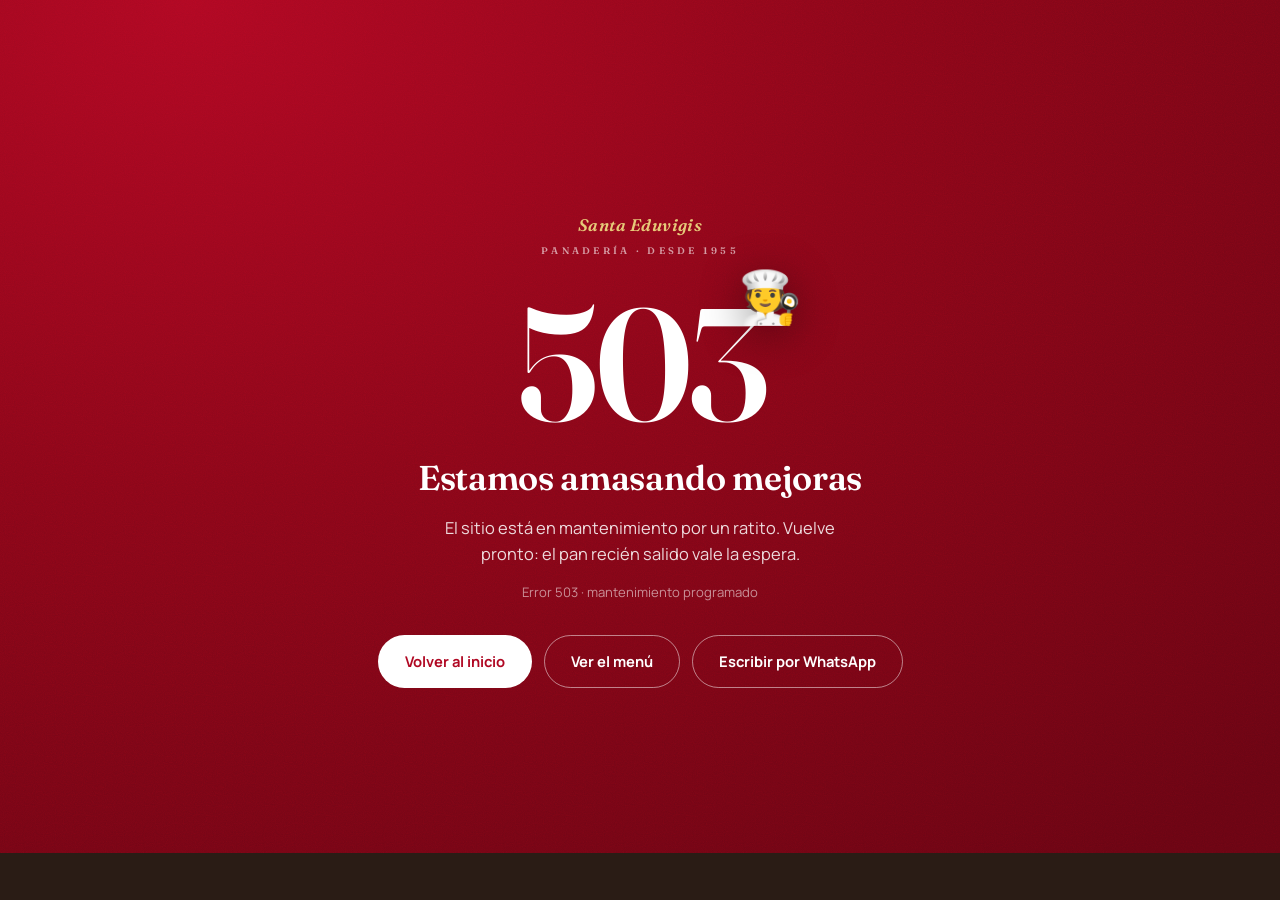
<file: mantenimiento.html>
<!DOCTYPE html>
<html lang="es">
<head>
<meta charset="UTF-8">
<meta name="viewport" content="width=device-width, initial-scale=1">
<title>503 · Estamos amasando mejoras · Panadería Santa Eduvigis</title>
<meta name="robots" content="noindex, nofollow">
<meta name="theme-color" content="#B00823">
<link rel="preconnect" href="https://fonts.googleapis.com">
<link rel="preconnect" href="https://fonts.gstatic.com" crossorigin>
<link href="https://fonts.googleapis.com/css2?family=Fraunces:ital,opsz,wght@0,9..144,400;0,9..144,600;1,9..144,400&family=Manrope:wght@400;600;700&display=swap" rel="stylesheet">
<style>
    *,*::before,*::after{box-sizing:border-box}
    :root{
        --rojo:#B00823;--rojo-900:#6A0413;--crema:#FBF4E9;--tinta:#2A1C15;
        --dorado:#E6C979;--ease:cubic-bezier(.16,1,.3,1);
    }
    html,body{height:100%}
    body{
        margin:0;font-family:"Manrope",system-ui,-apple-system,"Segoe UI",Roboto,sans-serif;
        color:#fff;background:radial-gradient(120% 120% at 15% 0%,var(--rojo) 0%,#8C0619 45%,var(--rojo-900) 100%);
        min-height:100dvh;display:flex;flex-direction:column;align-items:center;justify-content:center;
        text-align:center;padding:40px 22px;overflow-x:hidden;line-height:1.6;
    }
    body::before{
        content:"";position:fixed;inset:0;pointer-events:none;opacity:.5;mix-blend-mode:overlay;
        background-image:url("data:image/svg+xml,%3Csvg xmlns='http://www.w3.org/2000/svg' width='120' height='120'%3E%3Cfilter id='n'%3E%3CfeTurbulence type='fractalNoise' baseFrequency='.9' numOctaves='2'/%3E%3C/filter%3E%3Crect width='100%25' height='100%25' filter='url(%23n)' opacity='.35'/%3E%3C/svg%3E");
    }
    .wrap{position:relative;max-width:560px;animation:rise .8s var(--ease) both}
    @keyframes rise{from{opacity:0;transform:translateY(24px)}to{opacity:1;transform:none}}
    .brand{font-family:"Fraunces",Georgia,serif;font-style:italic;font-weight:600;font-size:1.05rem;letter-spacing:.02em;color:var(--dorado);margin-bottom:34px}
    .brand span{display:block;font-style:normal;font-size:.6rem;letter-spacing:.34em;text-transform:uppercase;color:rgba(255,255,255,.6);margin-top:4px}
    .code{
        font-family:"Fraunces",Georgia,serif;font-weight:600;line-height:.9;letter-spacing:-.03em;
        font-size:clamp(5.5rem,22vw,10rem);color:#fff;position:relative;display:inline-block;
    }
    .code .ic{
        position:absolute;top:-.35em;right:-.62em;font-size:.32em;filter:drop-shadow(0 8px 22px rgba(0,0,0,.4));
        animation:bob 3.4s var(--ease) infinite;
    }
    @keyframes bob{0%,100%{transform:translateY(0) rotate(-6deg)}50%{transform:translateY(-10px) rotate(6deg)}}
    h1{font-family:"Fraunces",Georgia,serif;font-weight:600;font-size:clamp(1.5rem,4vw,2.15rem);margin:.4em 0 .3em;letter-spacing:-.01em}
    p.msg{color:rgba(255,255,255,.85);font-size:1.03rem;margin:0 auto 6px;max-width:44ch}
    p.nota{color:rgba(255,255,255,.55);font-size:.82rem;margin:14px auto 0;max-width:44ch}
    .actions{display:flex;flex-wrap:wrap;gap:12px;justify-content:center;margin-top:32px}
    .btn{
        display:inline-flex;align-items:center;gap:.5em;padding:14px 26px;border-radius:999px;
        font-weight:700;font-size:.92rem;text-decoration:none;border:1.5px solid transparent;
        transition:transform .45s var(--ease),background .25s,color .25s,border-color .25s;
    }
    .btn:active{transform:scale(.96)}
    .btn-1{background:#fff;color:var(--rojo)}
    .btn-1:hover{background:var(--crema)}
    .btn-2{border-color:rgba(255,255,255,.5);color:#fff}
    .btn-2:hover{border-color:#fff;background:rgba(255,255,255,.12)}
    .strip{
        position:fixed;left:0;right:0;bottom:0;padding:12px 0;background:var(--tinta);
        font-family:"Fraunces",Georgia,serif;font-style:italic;font-size:.9rem;color:rgba(255,255,255,.55);
        white-space:nowrap;overflow:hidden;
    }
    .strip span{display:inline-block;padding-left:100%;animation:slide 22s linear infinite}
    .strip i{color:var(--dorado);font-style:normal;margin:0 .6em}
    @keyframes slide{to{transform:translateX(-100%)}}
    @media (prefers-reduced-motion:reduce){
        *{animation:none!important}
        .wrap{opacity:1;transform:none}
    }
</style>
</head>
<body>
    <div class="wrap">
        <div class="brand">Santa Eduvigis<span>Panadería · desde 1955</span></div>
        <div class="code">503<span class="ic">🧑‍🍳</span></div>
        <h1>Estamos amasando mejoras</h1>
        <p class="msg">El sitio está en mantenimiento por un ratito. Vuelve pronto: el pan recién salido vale la espera.</p>
        <p class="nota">Error 503 · mantenimiento programado</p>        <div class="actions">
            <a class="btn btn-1" data-home="index.html" href="../index.html">Volver al inicio</a>
            <a class="btn btn-2" data-home="productos.html" href="../productos.html">Ver el menú</a>
            <a class="btn btn-2" href="https://wa.me/50325064000?text=Hola%2C%20tuve%20un%20problema%20navegando%20el%20sitio%20web%20%F0%9F%99%8F" target="_blank" rel="noopener">Escribir por WhatsApp</a>
        </div>
    </div>
    <div class="strip"><span>Semita <i>•</i> Pan dulce <i>•</i> Torrejas <i>•</i> Torta de yema <i>•</i> Café salvadoreño <i>•</i> Frozen de frutas <i>•</i> Quesadilla <i>•</i> Peperecha <i>•</i></span></div>
<script>
/* Ajusta los enlaces "volver" a la raíz real del sitio (funciona en la raíz,
   en un subdirectorio de GitHub Pages o servido por Apache). */
(function () {
    var base;
    if (/\.github\.io$/i.test(location.hostname)) {
        var seg = location.pathname.split('/').filter(Boolean);
        base = seg.length ? '/' + seg[0] + '/' : '/';
    } else {
        base = location.pathname.replace(/[^\/]*$/, '');
    }
    document.querySelectorAll('a[data-home]').forEach(function (a) {
        a.setAttribute('href', base + a.getAttribute('data-home'));
    });
})();
</script>
</body>
</html>
</file>
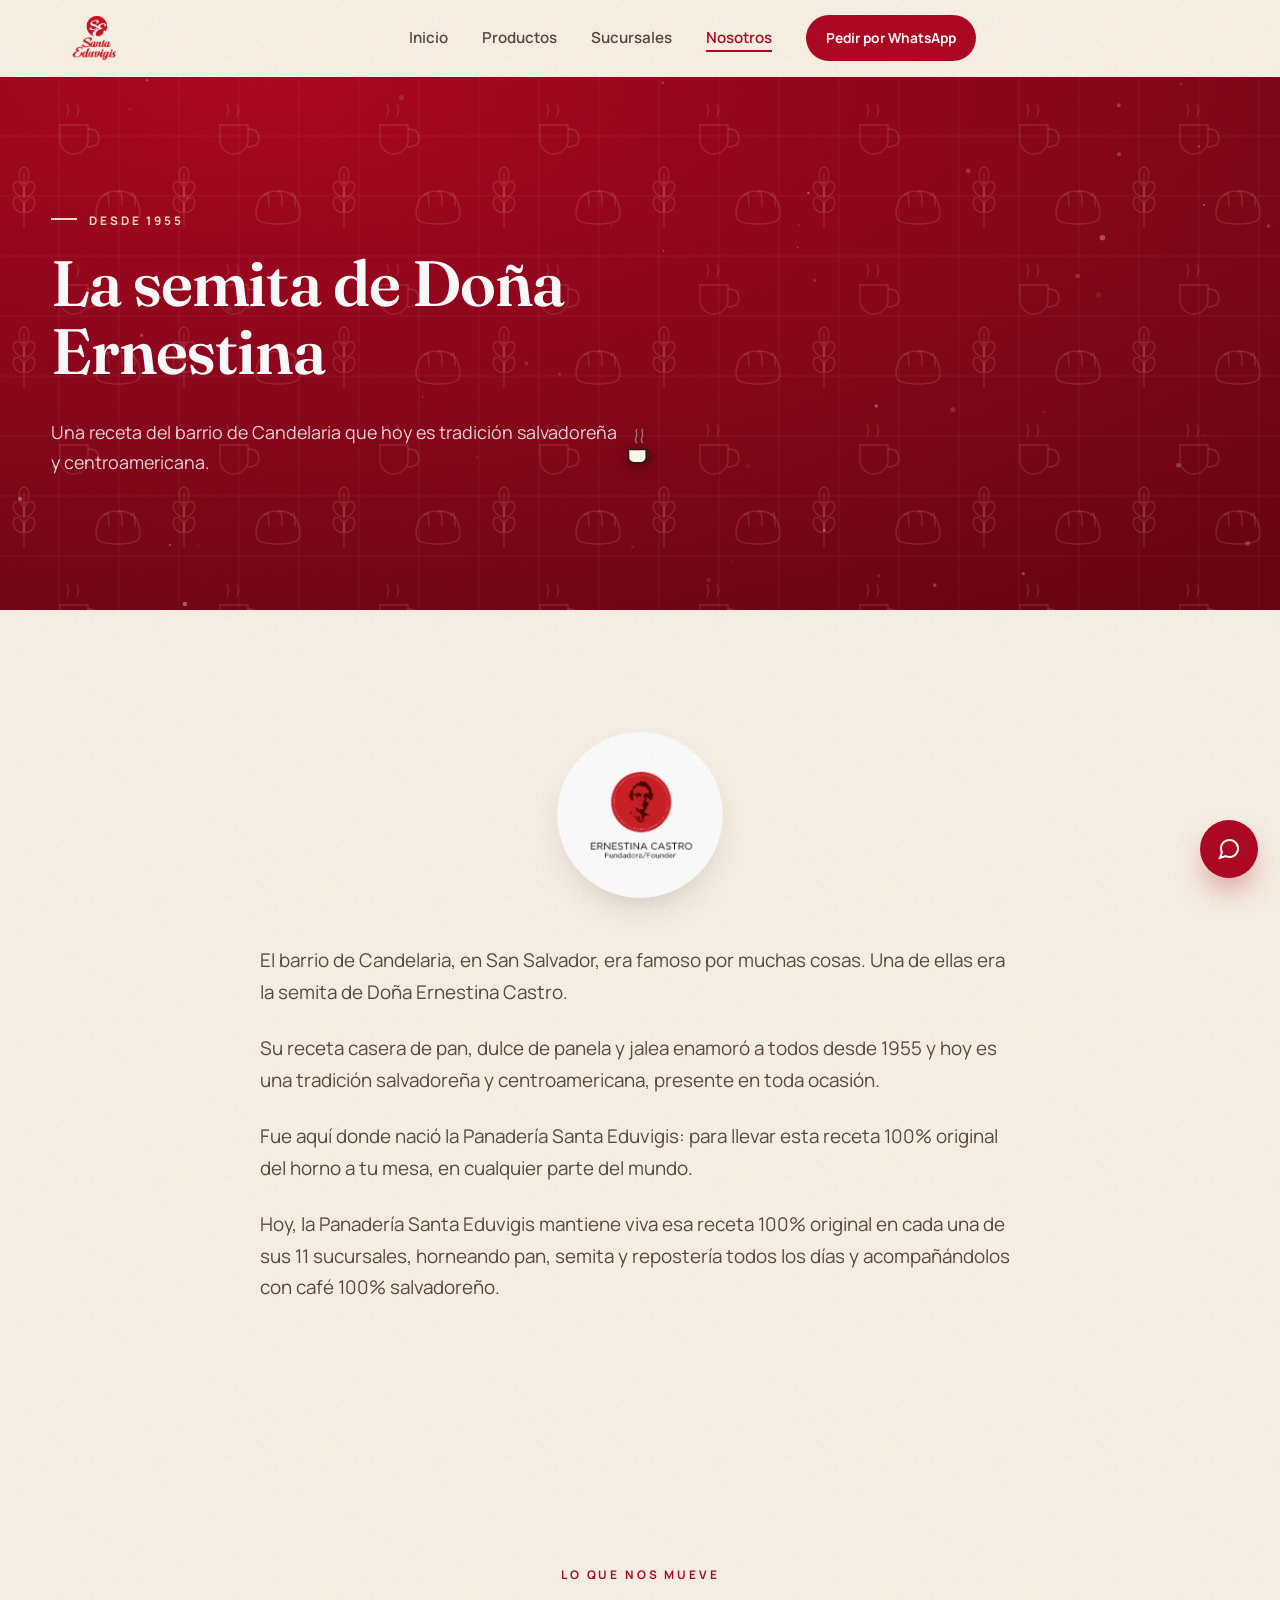
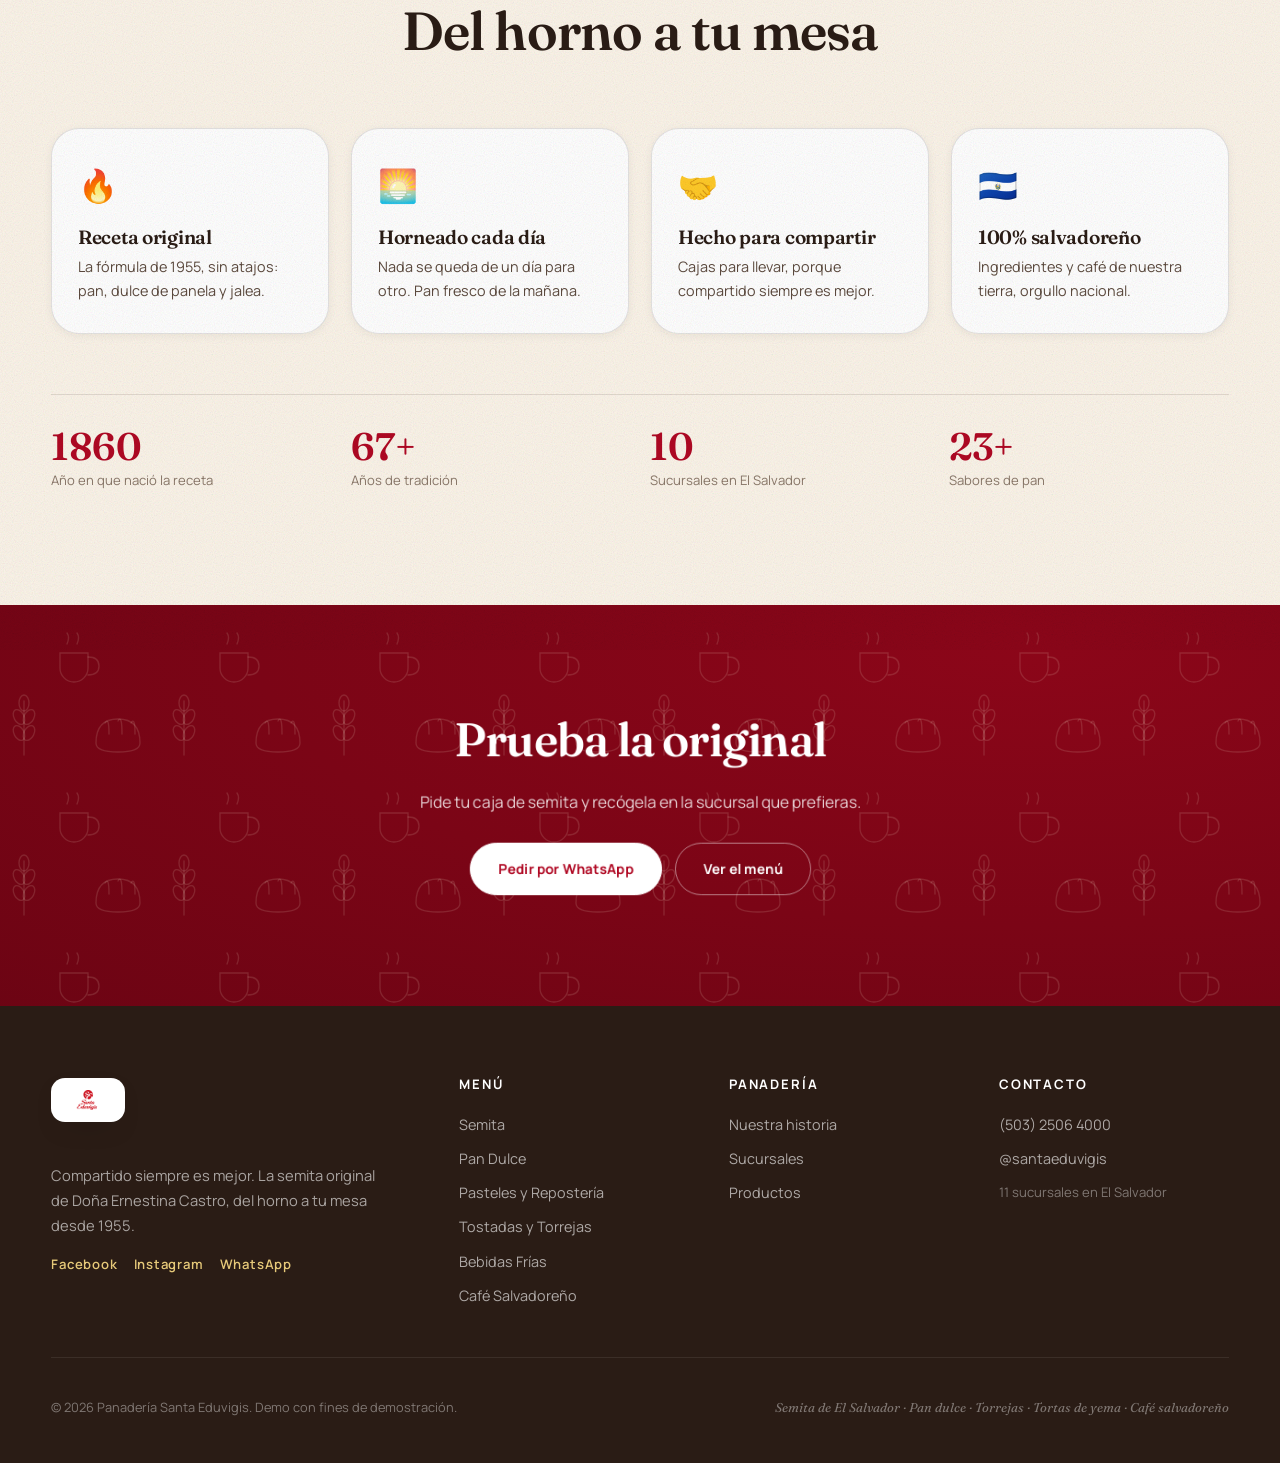
<file: nosotros.html>
<!DOCTYPE html>
<html lang="es-SV" class="no-js">
<head>
<meta charset="UTF-8">
<meta name="viewport" content="width=device-width, initial-scale=1.0, viewport-fit=cover">
<script>document.documentElement.classList.replace('no-js','js');</script>
<title>Nosotros · Panadería Santa Eduvigis</title>
<meta name="description" content="La semita original de Doña Ernestina Castro, del horno a tu mesa desde 1955. Pan dulce, semita, torrejas, tortas de yema, pasteles y café salvadoreño.">
<meta name="base-url" content="">
<meta name="theme-color" content="#B00823">
<link rel="canonical" href="https://edwinmarmol503-a11y.github.io/Santa-Eduvigis/nosotros.html">
<meta property="og:type" content="website">
<meta property="og:site_name" content="Panadería Santa Eduvigis">
<meta property="og:title" content="Nosotros · Panadería Santa Eduvigis">
<meta property="og:description" content="Compartido siempre es mejor — La semita original de Doña Ernestina Castro, del horno a tu mesa desde 1955. Pan dulce, semita, torrejas, tortas de yema, pasteles y café salvadoreño.">
<meta property="og:url" content="https://edwinmarmol503-a11y.github.io/Santa-Eduvigis/nosotros.html">
<meta property="og:image" content="https://edwinmarmol503-a11y.github.io/Santa-Eduvigis/assets/img/grid-semita.jpg">
<meta name="twitter:card" content="summary_large_image">
<meta name="twitter:title" content="Panadería Santa Eduvigis">
<meta name="twitter:description" content="Compartido siempre es mejor">
<meta name="twitter:image" content="https://edwinmarmol503-a11y.github.io/Santa-Eduvigis/assets/img/grid-semita.jpg">
<link rel="preconnect" href="https://fonts.googleapis.com">
<link rel="preconnect" href="https://fonts.gstatic.com" crossorigin>
<link href="https://fonts.googleapis.com/css2?family=Fraunces:ital,opsz,wght@0,9..144,400;0,9..144,600;1,9..144,400&family=Manrope:wght@400;600;700;800&display=swap" rel="stylesheet">
<link rel="stylesheet" href="assets/css/style.css?v=1789341576">
<link rel="icon" type="image/png" href="assets/img/logo.png">
<link rel="apple-touch-icon" href="assets/img/logo.png">
<script type="application/ld+json">{
    "@context": "https://schema.org",
    "@type": "Bakery",
    "name": "Panadería Santa Eduvigis",
    "slogan": "Compartido siempre es mejor",
    "description": "La semita original de Doña Ernestina Castro, del horno a tu mesa desde 1955. Pan dulce, semita, torrejas, tortas de yema, pasteles y café salvadoreño.",
    "url": "https://edwinmarmol503-a11y.github.io/Santa-Eduvigis/",
    "image": "https://edwinmarmol503-a11y.github.io/Santa-Eduvigis/assets/img/grid-semita.jpg",
    "logo": "https://edwinmarmol503-a11y.github.io/Santa-Eduvigis/assets/img/logo.png",
    "telephone": "+50325064000",
    "foundingDate": "1955",
    "areaServed": "El Salvador",
    "sameAs": [
        "https://www.facebook.com/panaderiasantaeduvigis",
        "https://www.instagram.com/santaeduvigis"
    ],
    "hasMenu": {
        "@type": "Menu",
        "hasMenuSection": [
            {
                "@type": "MenuSection",
                "name": "Semita",
                "description": "Pan, dulce de panela y jalea. La receta 100% original de Doña Ernestina, tal como en 1955."
            },
            {
                "@type": "MenuSection",
                "name": "Pan Dulce",
                "description": "Peperecha, quesadilla, salpor, cachito, María Luisa, torta de yema y mucho más, horneado cada día."
            },
            {
                "@type": "MenuSection",
                "name": "Pasteles y Repostería",
                "description": "Pastel de fresa, tres leches, tartaletas y cheesecake. Perfectos para compartir."
            },
            {
                "@type": "MenuSection",
                "name": "Tostadas y Torrejas",
                "description": "Torrejas en miel de panela y tostadas doradas de la casa, como las de la abuela."
            },
            {
                "@type": "MenuSection",
                "name": "Bebidas Frías",
                "description": "Frozen de frutas, café frappé y licuados naturales para el calor salvadoreño."
            },
            {
                "@type": "MenuSection",
                "name": "Café Salvadoreño",
                "description": "Espresso, americano, capuchino y café con leche con grano 100% salvadoreño."
            }
        ]
    },
    "department": [
        {
            "@type": "Bakery",
            "name": "Panadería Santa Eduvigis — Cascadas",
            "address": {
                "@type": "PostalAddress",
                "streetAddress": "Centro Comercial Soho Cascadas",
                "addressLocality": "Antiguo Cuscatlán",
                "addressRegion": "San Salvador",
                "addressCountry": "SV"
            },
            "telephone": "+503 2506-4009"
        },
        {
            "@type": "Bakery",
            "name": "Panadería Santa Eduvigis — Metrópolis",
            "address": {
                "@type": "PostalAddress",
                "streetAddress": "Centro Comercial Unicentro Metrópolis",
                "addressLocality": "San Salvador",
                "addressRegion": "San Salvador",
                "addressCountry": "SV"
            },
            "telephone": "+503 2207-2789"
        },
        {
            "@type": "Bakery",
            "name": "Panadería Santa Eduvigis — Metrocentro 7ª Etapa",
            "address": {
                "@type": "PostalAddress",
                "streetAddress": "Centro Comercial Metrocentro 7ª Etapa #09, San Salvador",
                "addressLocality": "San Salvador",
                "addressRegion": "San Salvador",
                "addressCountry": "SV"
            },
            "telephone": "+503 2506-4011"
        },
        {
            "@type": "Bakery",
            "name": "Panadería Santa Eduvigis — Los Héroes",
            "address": {
                "@type": "PostalAddress",
                "streetAddress": "Centro Profesional Los Héroes #4, Blvd. de Los Héroes",
                "addressLocality": "San Salvador",
                "addressRegion": "San Salvador",
                "addressCountry": "SV"
            },
            "telephone": "+503 2557-2884"
        },
        {
            "@type": "Bakery",
            "name": "Panadería Santa Eduvigis — Merliot",
            "address": {
                "@type": "PostalAddress",
                "streetAddress": "Calle Tepeagua y Av. El Boquerón #58, Jardines de Merliot",
                "addressLocality": "Santa Tecla",
                "addressRegion": "San Salvador",
                "addressCountry": "SV"
            },
            "telephone": "+503 2557-2885"
        },
        {
            "@type": "Bakery",
            "name": "Panadería Santa Eduvigis — Plaza Mundo",
            "address": {
                "@type": "PostalAddress",
                "streetAddress": "C.C. Plaza Mundo, Km. 4.5 Blvd. del Ejército Nacional, 4ª Etapa #6, Soyapango",
                "addressLocality": "Soyapango",
                "addressRegion": "San Salvador",
                "addressCountry": "SV"
            },
            "telephone": "+503 2557-2886"
        },
        {
            "@type": "Bakery",
            "name": "Panadería Santa Eduvigis — Kiosco Plaza Mundo",
            "address": {
                "@type": "PostalAddress",
                "streetAddress": "C.C. Plaza Mundo, Km. 4.5 Blvd. del Ejército Nacional, 1ª Etapa #k128, Soyapango",
                "addressLocality": "Soyapango",
                "addressRegion": "San Salvador",
                "addressCountry": "SV"
            },
            "telephone": "+503 2506-4012"
        },
        {
            "@type": "Bakery",
            "name": "Panadería Santa Eduvigis — Metrocentro 1ª Etapa",
            "address": {
                "@type": "PostalAddress",
                "streetAddress": "Blvd. Los Héroes, C.C. Metrocentro #188-A / 189-B, 1ª Etapa, San Salvador",
                "addressLocality": "San Salvador",
                "addressRegion": "San Salvador",
                "addressCountry": "SV"
            },
            "telephone": "+503 2506-4010"
        },
        {
            "@type": "Bakery",
            "name": "Panadería Santa Eduvigis — Modelo",
            "address": {
                "@type": "PostalAddress",
                "streetAddress": "Calle Modelo #428, San Salvador",
                "addressLocality": "San Salvador",
                "addressRegion": "San Salvador",
                "addressCountry": "SV"
            },
            "telephone": "+503 2557-2865"
        },
        {
            "@type": "Bakery",
            "name": "Panadería Santa Eduvigis — Quinta Avenida",
            "address": {
                "@type": "PostalAddress",
                "streetAddress": "5ª Av. Norte y 31 Calle Poniente, Edificio Hernández Sosa, San Salvador",
                "addressLocality": "San Salvador",
                "addressRegion": "San Salvador",
                "addressCountry": "SV"
            },
            "telephone": "+503 2557-2884"
        },
        {
            "@type": "Bakery",
            "name": "Panadería Santa Eduvigis — Colonia Médica",
            "address": {
                "@type": "PostalAddress",
                "streetAddress": "Diagonal Dr. Arnulfo Romero, Local 5-6, Col. Médica, Edificio 44, San Salvador",
                "addressLocality": "San Salvador",
                "addressRegion": "San Salvador",
                "addressCountry": "SV"
            },
            "telephone": "+503 2266-0561"
        }
    ]
}</script>
<script>window.WHATSAPP_NUMERO = '50325064000';</script>
</head>
<body class="page-nosotros">
<a class="skip-link" href="#main">Saltar al contenido</a>

<!-- Grano de textura sobre toda la página -->
<div class="grain" aria-hidden="true"></div>

<!-- Cortina de transición entre páginas -->
<div class="page-curtain" aria-hidden="true"><span class="page-curtain-mark">S<i>E</i></span></div>

<!-- Preloader -->
<div id="preloader" class="preloader">
    <div class="preloader-inner">
        <img src="assets/img/logo.png" alt="Panadería Santa Eduvigis" class="preloader-logo">
        <span class="preloader-bar"><i></i></span>
    </div>
</div>

<!-- Cursor personalizado: una tacita de café con humito (desktop) -->
<div class="cursor" aria-hidden="true">
    <svg class="cursor-steam" viewBox="0 0 20 24" width="17" height="20">
        <path class="steam-a" d="M6 22c-3-3-1-5 0-8s-2-5 0-8" fill="none" stroke="#8A7869" stroke-width="1.7" stroke-linecap="round"/>
        <path class="steam-b" d="M13 22c-3-3-1-5 0-8s-2-5 0-8" fill="none" stroke="#8A7869" stroke-width="1.7" stroke-linecap="round"/>
    </svg>
    <svg class="cursor-cup" viewBox="0 0 34 28" width="30" height="25">
        <path d="M4 10h20v9a6 6 0 0 1-6 6H10a6 6 0 0 1-6-6v-9Z" fill="#FBF4E9" stroke="#2A1C15" stroke-width="1.7"/>
        <path d="M24 13c4-1 6 1.5 6 4s-2 5-6 4" fill="none" stroke="#2A1C15" stroke-width="1.7" stroke-linecap="round"/>
        <path d="M2 25h24" stroke="#2A1C15" stroke-width="1.7" stroke-linecap="round" opacity=".45"/>
    </svg>
</div>

<header class="site-header" id="siteHeader">
    <div class="container header-inner">
        <a href="index.html" class="brand" data-transition>
            <img src="assets/img/logo.png" alt="Panadería Santa Eduvigis" class="brand-logo">
        </a>

        <nav class="main-nav" id="mainNav" aria-label="Principal">
                            <a href="index.html"
                   class="nav-link "
                   data-transition>
                    <span>Inicio</span>
                </a>
                            <a href="productos.html"
                   class="nav-link "
                   data-transition>
                    <span>Productos</span>
                </a>
                            <a href="sucursales.html"
                   class="nav-link "
                   data-transition>
                    <span>Sucursales</span>
                </a>
                            <a href="nosotros.html"
                   class="nav-link is-active"
                   data-transition>
                    <span>Nosotros</span>
                </a>
                        <a class="nav-cta magnet" href="https://wa.me/50325064000?text=Hola%2C%20quiero%20hacer%20un%20pedido%20en%20Panader%C3%ADa%20Santa%20Eduvigis%20%F0%9F%A5%96" target="_blank" rel="noopener">
                Pedir por WhatsApp
            </a>
        </nav>

        <div class="header-actions">
            <a class="icon-btn wa-icon-btn magnet" href="https://wa.me/50325064000?text=Hola%2C%20quiero%20hacer%20un%20pedido%20%F0%9F%A5%96" target="_blank" rel="noopener" aria-label="Pedir por WhatsApp">
                <svg viewBox="0 0 24 24" width="20" height="20" fill="currentColor"><path d="M12.04 2c-5.46 0-9.9 4.44-9.9 9.9 0 1.75.46 3.45 1.32 4.95L2 22l5.25-1.38a9.86 9.86 0 0 0 4.79 1.22h.01c5.46 0 9.9-4.44 9.9-9.9 0-2.65-1.03-5.14-2.9-7.01A9.82 9.82 0 0 0 12.04 2Zm5.8 14.16c-.24.68-1.42 1.3-1.95 1.35-.5.05-1.13.24-3.67-.77-3.1-1.22-5.08-4.4-5.24-4.6-.15-.2-1.25-1.66-1.25-3.17 0-1.5.79-2.24 1.07-2.55.28-.3.61-.38.81-.38l.59.01c.19.01.44-.07.69.53.24.6.83 2.06.9 2.2.07.15.12.32.02.52-.1.2-.15.32-.29.5-.15.17-.31.39-.44.52-.15.15-.3.31-.13.6.17.3.76 1.25 1.63 2.02 1.12.99 2.06 1.3 2.36 1.45.3.15.47.13.64-.08.17-.2.74-.86.94-1.16.2-.3.4-.25.67-.15.27.1 1.71.81 2 .96.3.15.5.22.57.34.07.13.07.73-.17 1.41Z"/></svg>
        </a>
            <button class="menu-toggle" id="menuToggle" aria-label="Abrir menú" aria-expanded="false">
                <span></span><span></span><span></span>
            </button>
        </div>
    </div>
</header>
<div class="nav-overlay" id="navOverlay"></div>

<main id="main">

<section class="page-hero page-hero-tall">
    <div class="hero-particles" aria-hidden="true"></div>
    <div class="wallpaper-linea" aria-hidden="true"></div>
    <div class="container">
        <span class="kicker kicker-light">Desde 1955</span>
        <h1 class="page-hero-title">La semita de Doña Ernestina</h1>
        <p class="page-hero-lead">Una receta del barrio de Candelaria que hoy es tradición salvadoreña y centroamericana.</p>
    </div>
</section>

<section class="section historia-full">
    <div class="container narrow">
        <div class="historia-portrait reveal" data-reveal="zoom">
            <img src="assets/img/ernestina.png" alt="Ernestina Castro, fundadora">
        </div>
                    <p class="lede reveal" data-reveal="up">El barrio de Candelaria, en San Salvador, era famoso por muchas cosas. Una de ellas era la semita de Doña Ernestina Castro.</p>
                    <p class="lede reveal" data-reveal="up">Su receta casera de pan, dulce de panela y jalea enamoró a todos desde 1955 y hoy es una tradición salvadoreña y centroamericana, presente en toda ocasión.</p>
                    <p class="lede reveal" data-reveal="up">Fue aquí donde nació la Panadería Santa Eduvigis: para llevar esta receta 100% original del horno a tu mesa, en cualquier parte del mundo.</p>
                <p class="lede reveal" data-reveal="up">
            Hoy, la Panadería Santa Eduvigis mantiene viva esa receta 100% original en
            cada una de sus 11 sucursales, horneando pan, semita y repostería todos los
            días y acompañándolos con café 100% salvadoreño.
        </p>
    </div>
</section>

<section class="section values">
    <div class="container">
        <header class="section-head">
            <span class="kicker reveal" data-reveal="up">Lo que nos mueve</span>
            <h2 class="section-title reveal" data-reveal="up">Del horno a tu mesa</h2>
        </header>
        <div class="value-grid">
                        <article class="value-card tilt reveal" data-reveal="up">
                <span class="value-ic">🔥</span>
                <h3>Receta original</h3>
                <p>La fórmula de 1955, sin atajos: pan, dulce de panela y jalea.</p>
                <span class="tilt-glare" aria-hidden="true"></span>
            </article>
                        <article class="value-card tilt reveal" data-reveal="up">
                <span class="value-ic">🌅</span>
                <h3>Horneado cada día</h3>
                <p>Nada se queda de un día para otro. Pan fresco de la mañana.</p>
                <span class="tilt-glare" aria-hidden="true"></span>
            </article>
                        <article class="value-card tilt reveal" data-reveal="up">
                <span class="value-ic">🤝</span>
                <h3>Hecho para compartir</h3>
                <p>Cajas para llevar, porque compartido siempre es mejor.</p>
                <span class="tilt-glare" aria-hidden="true"></span>
            </article>
                        <article class="value-card tilt reveal" data-reveal="up">
                <span class="value-ic">🇸🇻</span>
                <h3>100% salvadoreño</h3>
                <p>Ingredientes y café de nuestra tierra, orgullo nacional.</p>
                <span class="tilt-glare" aria-hidden="true"></span>
            </article>
                    </div>

        <div class="stat-row stat-row-wide">
                        <div class="stat reveal" data-reveal="up">
                <span class="stat-num" data-countup="1955" data-suffix="" data-plain="1">1955</span>
                <span class="stat-label">Año en que nació la receta</span>
            </div>
                        <div class="stat reveal" data-reveal="up">
                <span class="stat-num" data-countup="70" data-suffix="+">70</span>
                <span class="stat-label">Años de tradición</span>
            </div>
                        <div class="stat reveal" data-reveal="up">
                <span class="stat-num" data-countup="11" data-suffix="">11</span>
                <span class="stat-label">Sucursales en El Salvador</span>
            </div>
                        <div class="stat reveal" data-reveal="up">
                <span class="stat-num" data-countup="25" data-suffix="+">25</span>
                <span class="stat-label">Sabores de pan</span>
            </div>
                    </div>
    </div>
</section>

<section class="cta-band">
    <div class="wallpaper-linea" aria-hidden="true"></div>
    <div class="container cta-inner reveal" data-reveal="zoom">
        <h2>Prueba la original</h2>
        <p>Pide tu caja de semita y recógela en la sucursal que prefieras.</p>
        <div class="cta-actions">
            <a href="https://wa.me/50325064000?text=Hola%2C%20quiero%20probar%20la%20semita%20original%20%F0%9F%A5%96" target="_blank" rel="noopener" class="btn btn-light magnet">Pedir por WhatsApp</a>
            <a href="productos.html" class="btn btn-ghost-light magnet" data-transition>Ver el menú</a>
        </div>
    </div>
</section>

</main>

<!-- Botón flotante de contacto -->
<div class="fab" id="fab">
    <div class="fab-list">
        <a class="fab-item" href="https://www.facebook.com/panaderiasantaeduvigis" target="_blank" rel="noopener">
            <span class="fab-label">Facebook</span>
            <span class="fab-ic"><svg viewBox="0 0 24 24" width="19" height="19" fill="currentColor"><path d="M22 12c0-5.52-4.48-10-10-10S2 6.48 2 12c0 4.99 3.66 9.13 8.44 9.88v-6.99H7.9V12h2.54V9.8c0-2.5 1.49-3.89 3.78-3.89 1.09 0 2.24.2 2.24.2v2.46h-1.26c-1.24 0-1.63.77-1.63 1.56V12h2.78l-.44 2.89h-2.34v6.99C18.34 21.13 22 16.99 22 12Z"/></svg></span>
        </a>
        <a class="fab-item" href="https://www.instagram.com/santaeduvigis" target="_blank" rel="noopener">
            <span class="fab-label">Instagram</span>
            <span class="fab-ic"><svg viewBox="0 0 24 24" width="19" height="19" fill="none" stroke="currentColor" stroke-width="2"><rect x="2.5" y="2.5" width="19" height="19" rx="5.5"/><circle cx="12" cy="12" r="4.2"/><circle cx="17.6" cy="6.4" r="1.3" fill="currentColor" stroke="none"/></svg></span>
        </a>
        <a class="fab-item" href="https://wa.me/50325064000?text=Hola%2C%20me%20gustar%C3%ADa%20hacer%20una%20consulta%20%F0%9F%98%8A" target="_blank" rel="noopener">
            <span class="fab-label">WhatsApp</span>
            <span class="fab-ic"><svg viewBox="0 0 24 24" width="20" height="20" fill="currentColor"><path d="M12.04 2c-5.46 0-9.9 4.44-9.9 9.9 0 1.75.46 3.45 1.32 4.95L2 22l5.25-1.38a9.86 9.86 0 0 0 4.79 1.22h.01c5.46 0 9.9-4.44 9.9-9.9 0-2.65-1.03-5.14-2.9-7.01A9.82 9.82 0 0 0 12.04 2Zm5.8 14.16c-.24.68-1.42 1.3-1.95 1.35-.5.05-1.13.24-3.67-.77-3.1-1.22-5.08-4.4-5.24-4.6-.15-.2-1.25-1.66-1.25-3.17 0-1.5.79-2.24 1.07-2.55.28-.3.61-.38.81-.38l.59.01c.19.01.44-.07.69.53.24.6.83 2.06.9 2.2.07.15.12.32.02.52-.1.2-.15.32-.29.5-.15.17-.31.39-.44.52-.15.15-.3.31-.13.6.17.3.76 1.25 1.63 2.02 1.12.99 2.06 1.3 2.36 1.45.3.15.47.13.64-.08.17-.2.74-.86.94-1.16.2-.3.4-.25.67-.15.27.1 1.71.81 2 .96.3.15.5.22.57.34.07.13.07.73-.17 1.41Z"/></svg></span>
        </a>
    </div>
    <button class="fab-toggle" id="fabToggle" aria-label="Contacto" aria-expanded="false">
        <svg class="fab-i-open" viewBox="0 0 24 24" width="24" height="24" fill="none" stroke="currentColor" stroke-width="2" stroke-linecap="round"><path d="M21 11.5a8.38 8.38 0 0 1-.9 3.8 8.5 8.5 0 0 1-7.6 4.7 8.38 8.38 0 0 1-3.8-.9L3 21l1.9-5.7a8.38 8.38 0 0 1-.9-3.8 8.5 8.5 0 0 1 4.7-7.6 8.38 8.38 0 0 1 3.8-.9h.5a8.48 8.48 0 0 1 8 8v.5Z"/></svg>
        <svg class="fab-i-close" viewBox="0 0 24 24" width="22" height="22" fill="none" stroke="currentColor" stroke-width="2.4" stroke-linecap="round"><path d="M18 6 6 18M6 6l12 12"/></svg>
    </button>
</div>

<footer class="site-footer">
    <div class="container footer-top">
        <div class="footer-brand">
            <img src="assets/img/logo.png" alt="Panadería Santa Eduvigis" class="footer-logo">
            <p>Compartido siempre es mejor. La semita original de Doña Ernestina Castro, del horno a tu mesa desde 1955.</p>
            <div class="footer-social">
                <a href="https://www.facebook.com/panaderiasantaeduvigis" target="_blank" rel="noopener">Facebook</a>
                <a href="https://www.instagram.com/santaeduvigis" target="_blank" rel="noopener">Instagram</a>
                <a href="https://wa.me/50325064000?text=Hola%20%F0%9F%91%8B" target="_blank" rel="noopener">WhatsApp</a>
            </div>
        </div>
        <div class="footer-col">
            <h4>Menú</h4>
                            <a href="productos.html#semita">Semita</a>
                            <a href="productos.html#pan-dulce">Pan Dulce</a>
                            <a href="productos.html#pasteles">Pasteles y Repostería</a>
                            <a href="productos.html#tostadas-torrejas">Tostadas y Torrejas</a>
                            <a href="productos.html#bebidas-frias">Bebidas Frías</a>
                            <a href="productos.html#cafe">Café Salvadoreño</a>
                    </div>
        <div class="footer-col">
            <h4>Panadería</h4>
            <a href="nosotros.html">Nuestra historia</a>
            <a href="sucursales.html">Sucursales</a>
            <a href="productos.html">Productos</a>
        </div>
        <div class="footer-col">
            <h4>Contacto</h4>
            <a href="tel:+50325064000">(503) 2506 4000</a>
            <a href="https://www.facebook.com/panaderiasantaeduvigis" target="_blank" rel="noopener">@santaeduvigis</a>
            <span class="footer-mini">11 sucursales en El Salvador</span>
        </div>
    </div>
    <div class="container footer-bottom">
        <p>&copy; 2026 Panadería Santa Eduvigis. Demo con fines de demostración.</p>
        <p class="footer-credit">Semita de El Salvador · Pan dulce · Torrejas · Tortas de yema · Café salvadoreño</p>
    </div>
</footer>

<script defer src="assets/js/anim.js?v=1789341564"></script>
<script defer src="assets/js/main.js?v=1788883965"></script>
<script>
/* Red de seguridad: si anim.js no llega a cargar (404, bloqueador, error de red),
   revelamos todo el contenido igual — nunca dejar media página en blanco. */
window.addEventListener('load', function () {
    setTimeout(function () {
        if (window.__seAnim) return;
        document.querySelectorAll('.reveal').forEach(function (el) { el.classList.add('in-view'); });
        var hero = document.querySelector('.hero'); if (hero) hero.classList.add('hero-ready');
        var pre = document.getElementById('preloader'); if (pre) pre.remove();
    }, 1500);
});
</script>
</body>
</html>
</file>
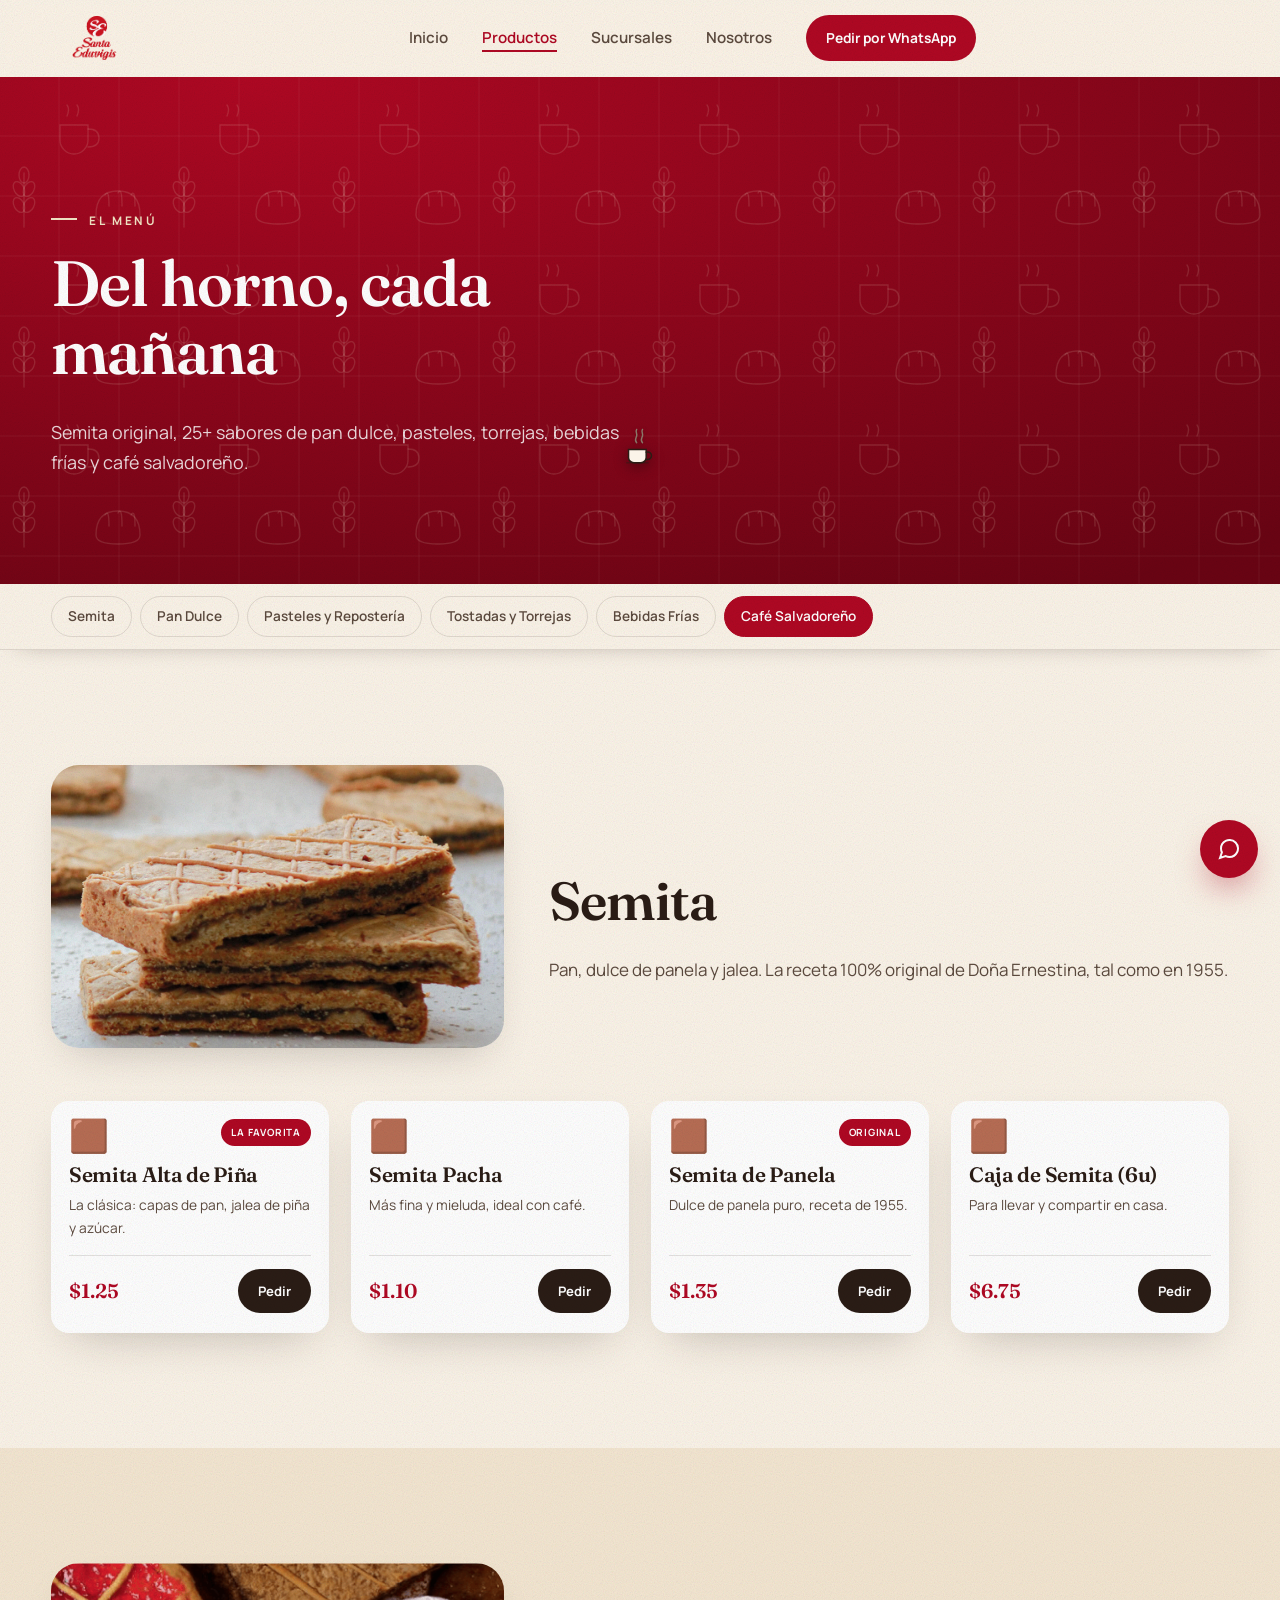
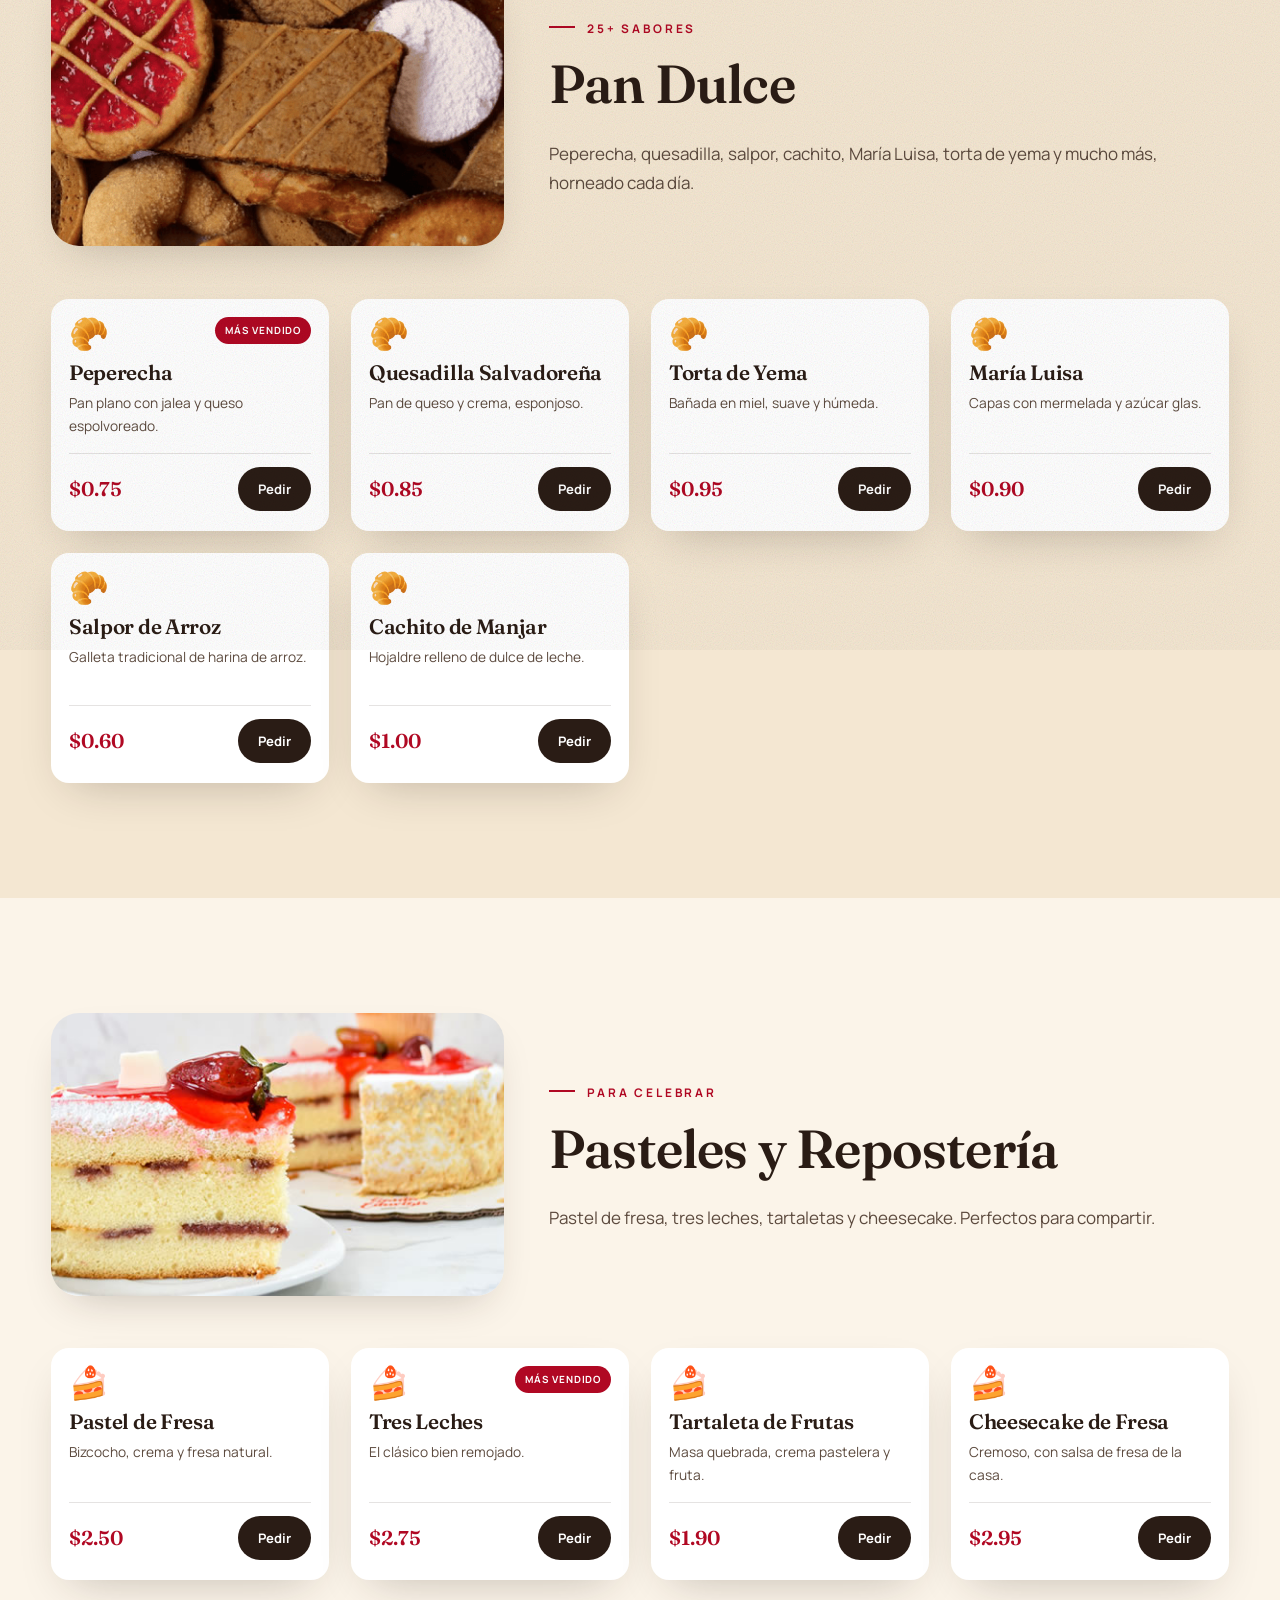
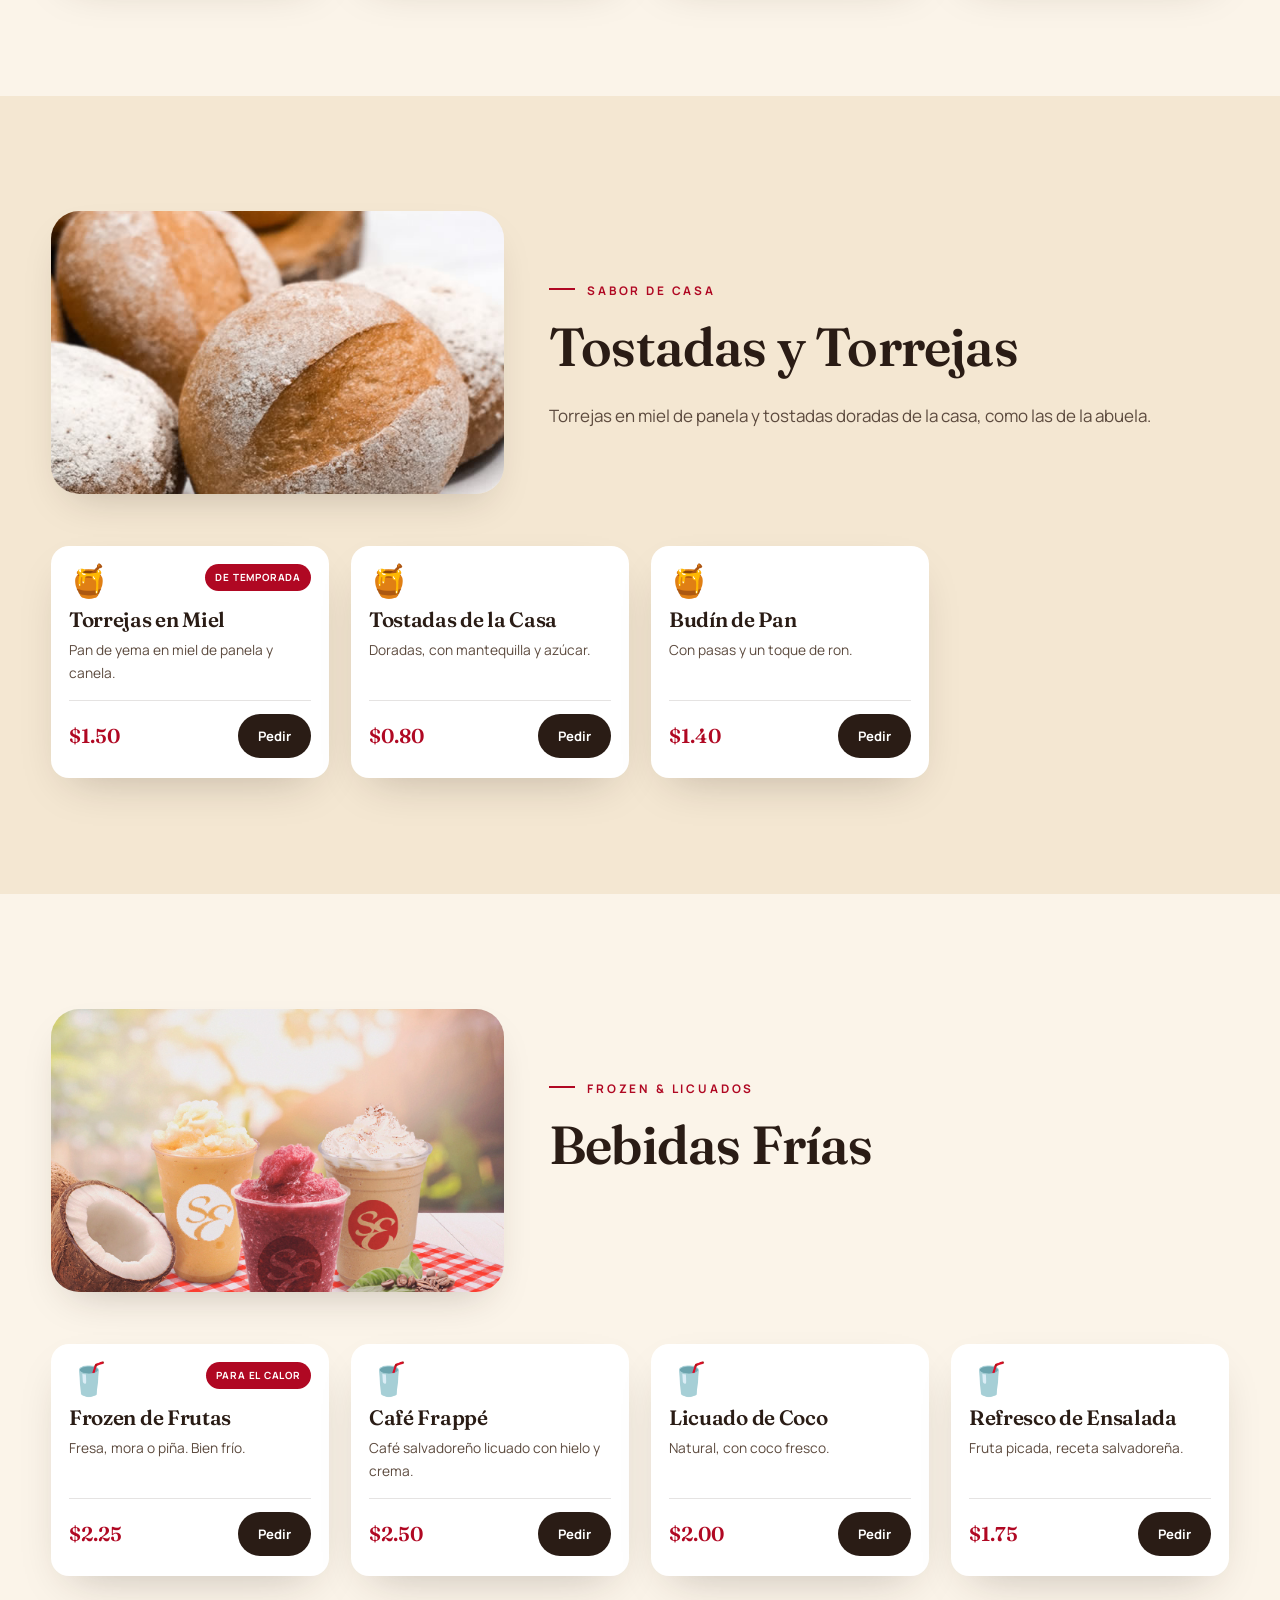
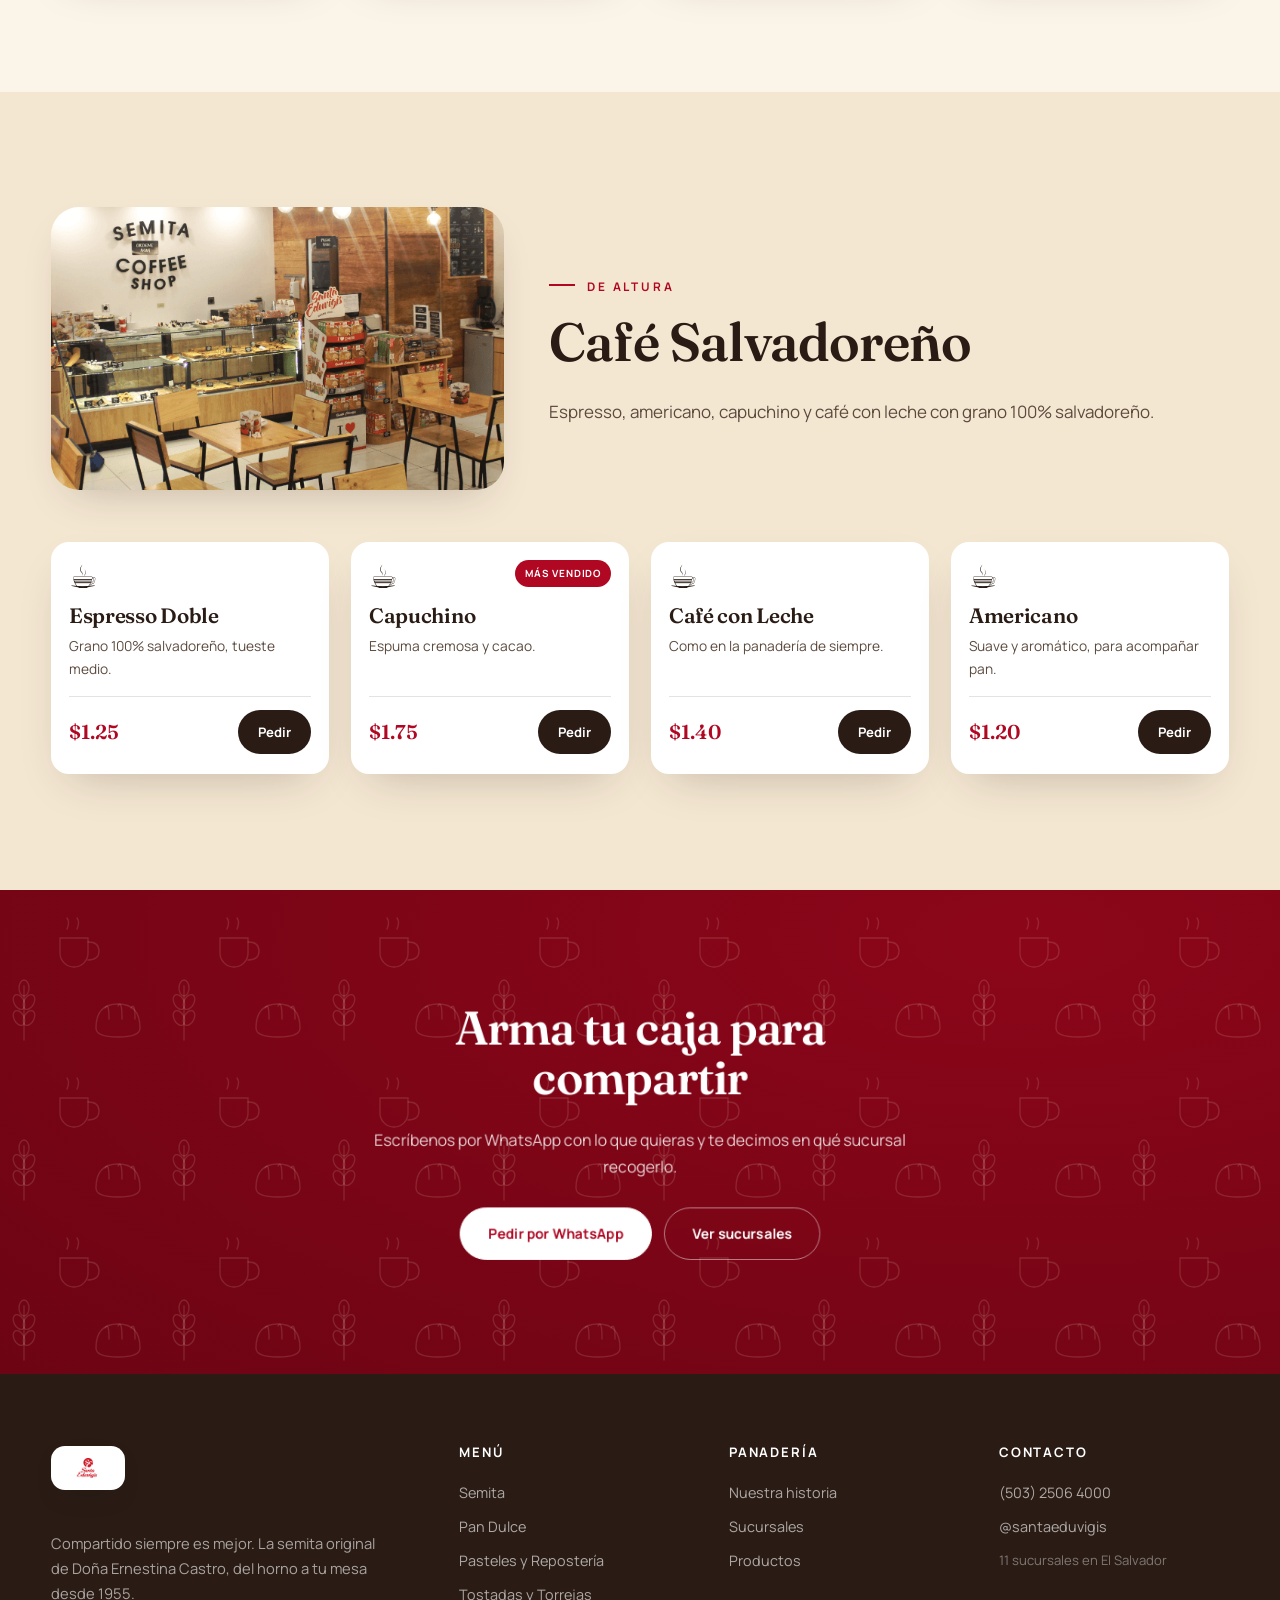
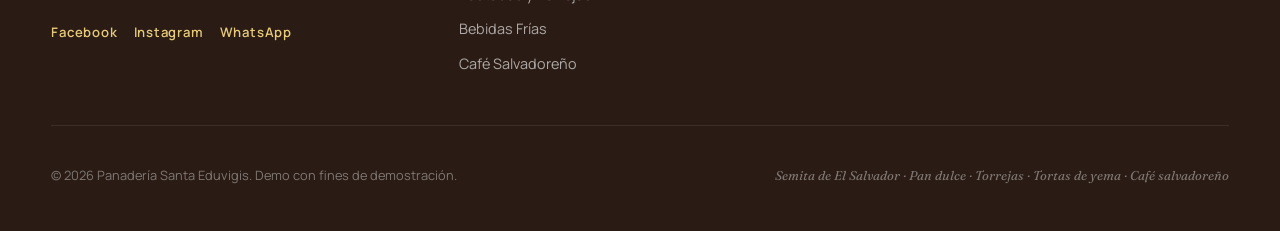
<file: productos.html>
<!DOCTYPE html>
<html lang="es-SV" class="no-js">
<head>
<meta charset="UTF-8">
<meta name="viewport" content="width=device-width, initial-scale=1.0, viewport-fit=cover">
<script>document.documentElement.classList.replace('no-js','js');</script>
<title>Productos · Panadería Santa Eduvigis</title>
<meta name="description" content="La semita original de Doña Ernestina Castro, del horno a tu mesa desde 1955. Pan dulce, semita, torrejas, tortas de yema, pasteles y café salvadoreño.">
<meta name="base-url" content="">
<meta name="theme-color" content="#B00823">
<link rel="canonical" href="https://edwinmarmol503-a11y.github.io/Santa-Eduvigis/productos.html">
<meta property="og:type" content="website">
<meta property="og:site_name" content="Panadería Santa Eduvigis">
<meta property="og:title" content="Productos · Panadería Santa Eduvigis">
<meta property="og:description" content="Compartido siempre es mejor — La semita original de Doña Ernestina Castro, del horno a tu mesa desde 1955. Pan dulce, semita, torrejas, tortas de yema, pasteles y café salvadoreño.">
<meta property="og:url" content="https://edwinmarmol503-a11y.github.io/Santa-Eduvigis/productos.html">
<meta property="og:image" content="https://edwinmarmol503-a11y.github.io/Santa-Eduvigis/assets/img/grid-semita.jpg">
<meta name="twitter:card" content="summary_large_image">
<meta name="twitter:title" content="Panadería Santa Eduvigis">
<meta name="twitter:description" content="Compartido siempre es mejor">
<meta name="twitter:image" content="https://edwinmarmol503-a11y.github.io/Santa-Eduvigis/assets/img/grid-semita.jpg">
<link rel="preconnect" href="https://fonts.googleapis.com">
<link rel="preconnect" href="https://fonts.gstatic.com" crossorigin>
<link href="https://fonts.googleapis.com/css2?family=Fraunces:ital,opsz,wght@0,9..144,400;0,9..144,600;1,9..144,400&family=Manrope:wght@400;600;700;800&display=swap" rel="stylesheet">
<link rel="stylesheet" href="assets/css/style.css?v=1789341576">
<link rel="icon" type="image/png" href="assets/img/logo.png">
<link rel="apple-touch-icon" href="assets/img/logo.png">
<script type="application/ld+json">{
    "@context": "https://schema.org",
    "@type": "Bakery",
    "name": "Panadería Santa Eduvigis",
    "slogan": "Compartido siempre es mejor",
    "description": "La semita original de Doña Ernestina Castro, del horno a tu mesa desde 1955. Pan dulce, semita, torrejas, tortas de yema, pasteles y café salvadoreño.",
    "url": "https://edwinmarmol503-a11y.github.io/Santa-Eduvigis/",
    "image": "https://edwinmarmol503-a11y.github.io/Santa-Eduvigis/assets/img/grid-semita.jpg",
    "logo": "https://edwinmarmol503-a11y.github.io/Santa-Eduvigis/assets/img/logo.png",
    "telephone": "+50325064000",
    "foundingDate": "1955",
    "areaServed": "El Salvador",
    "sameAs": [
        "https://www.facebook.com/panaderiasantaeduvigis",
        "https://www.instagram.com/santaeduvigis"
    ],
    "hasMenu": {
        "@type": "Menu",
        "hasMenuSection": [
            {
                "@type": "MenuSection",
                "name": "Semita",
                "description": "Pan, dulce de panela y jalea. La receta 100% original de Doña Ernestina, tal como en 1955."
            },
            {
                "@type": "MenuSection",
                "name": "Pan Dulce",
                "description": "Peperecha, quesadilla, salpor, cachito, María Luisa, torta de yema y mucho más, horneado cada día."
            },
            {
                "@type": "MenuSection",
                "name": "Pasteles y Repostería",
                "description": "Pastel de fresa, tres leches, tartaletas y cheesecake. Perfectos para compartir."
            },
            {
                "@type": "MenuSection",
                "name": "Tostadas y Torrejas",
                "description": "Torrejas en miel de panela y tostadas doradas de la casa, como las de la abuela."
            },
            {
                "@type": "MenuSection",
                "name": "Bebidas Frías",
                "description": "Frozen de frutas, café frappé y licuados naturales para el calor salvadoreño."
            },
            {
                "@type": "MenuSection",
                "name": "Café Salvadoreño",
                "description": "Espresso, americano, capuchino y café con leche con grano 100% salvadoreño."
            }
        ]
    },
    "department": [
        {
            "@type": "Bakery",
            "name": "Panadería Santa Eduvigis — Cascadas",
            "address": {
                "@type": "PostalAddress",
                "streetAddress": "Centro Comercial Soho Cascadas",
                "addressLocality": "Antiguo Cuscatlán",
                "addressRegion": "San Salvador",
                "addressCountry": "SV"
            },
            "telephone": "+503 2506-4009"
        },
        {
            "@type": "Bakery",
            "name": "Panadería Santa Eduvigis — Metrópolis",
            "address": {
                "@type": "PostalAddress",
                "streetAddress": "Centro Comercial Unicentro Metrópolis",
                "addressLocality": "San Salvador",
                "addressRegion": "San Salvador",
                "addressCountry": "SV"
            },
            "telephone": "+503 2207-2789"
        },
        {
            "@type": "Bakery",
            "name": "Panadería Santa Eduvigis — Metrocentro 7ª Etapa",
            "address": {
                "@type": "PostalAddress",
                "streetAddress": "Centro Comercial Metrocentro 7ª Etapa #09, San Salvador",
                "addressLocality": "San Salvador",
                "addressRegion": "San Salvador",
                "addressCountry": "SV"
            },
            "telephone": "+503 2506-4011"
        },
        {
            "@type": "Bakery",
            "name": "Panadería Santa Eduvigis — Los Héroes",
            "address": {
                "@type": "PostalAddress",
                "streetAddress": "Centro Profesional Los Héroes #4, Blvd. de Los Héroes",
                "addressLocality": "San Salvador",
                "addressRegion": "San Salvador",
                "addressCountry": "SV"
            },
            "telephone": "+503 2557-2884"
        },
        {
            "@type": "Bakery",
            "name": "Panadería Santa Eduvigis — Merliot",
            "address": {
                "@type": "PostalAddress",
                "streetAddress": "Calle Tepeagua y Av. El Boquerón #58, Jardines de Merliot",
                "addressLocality": "Santa Tecla",
                "addressRegion": "San Salvador",
                "addressCountry": "SV"
            },
            "telephone": "+503 2557-2885"
        },
        {
            "@type": "Bakery",
            "name": "Panadería Santa Eduvigis — Plaza Mundo",
            "address": {
                "@type": "PostalAddress",
                "streetAddress": "C.C. Plaza Mundo, Km. 4.5 Blvd. del Ejército Nacional, 4ª Etapa #6, Soyapango",
                "addressLocality": "Soyapango",
                "addressRegion": "San Salvador",
                "addressCountry": "SV"
            },
            "telephone": "+503 2557-2886"
        },
        {
            "@type": "Bakery",
            "name": "Panadería Santa Eduvigis — Kiosco Plaza Mundo",
            "address": {
                "@type": "PostalAddress",
                "streetAddress": "C.C. Plaza Mundo, Km. 4.5 Blvd. del Ejército Nacional, 1ª Etapa #k128, Soyapango",
                "addressLocality": "Soyapango",
                "addressRegion": "San Salvador",
                "addressCountry": "SV"
            },
            "telephone": "+503 2506-4012"
        },
        {
            "@type": "Bakery",
            "name": "Panadería Santa Eduvigis — Metrocentro 1ª Etapa",
            "address": {
                "@type": "PostalAddress",
                "streetAddress": "Blvd. Los Héroes, C.C. Metrocentro #188-A / 189-B, 1ª Etapa, San Salvador",
                "addressLocality": "San Salvador",
                "addressRegion": "San Salvador",
                "addressCountry": "SV"
            },
            "telephone": "+503 2506-4010"
        },
        {
            "@type": "Bakery",
            "name": "Panadería Santa Eduvigis — Modelo",
            "address": {
                "@type": "PostalAddress",
                "streetAddress": "Calle Modelo #428, San Salvador",
                "addressLocality": "San Salvador",
                "addressRegion": "San Salvador",
                "addressCountry": "SV"
            },
            "telephone": "+503 2557-2865"
        },
        {
            "@type": "Bakery",
            "name": "Panadería Santa Eduvigis — Quinta Avenida",
            "address": {
                "@type": "PostalAddress",
                "streetAddress": "5ª Av. Norte y 31 Calle Poniente, Edificio Hernández Sosa, San Salvador",
                "addressLocality": "San Salvador",
                "addressRegion": "San Salvador",
                "addressCountry": "SV"
            },
            "telephone": "+503 2557-2884"
        },
        {
            "@type": "Bakery",
            "name": "Panadería Santa Eduvigis — Colonia Médica",
            "address": {
                "@type": "PostalAddress",
                "streetAddress": "Diagonal Dr. Arnulfo Romero, Local 5-6, Col. Médica, Edificio 44, San Salvador",
                "addressLocality": "San Salvador",
                "addressRegion": "San Salvador",
                "addressCountry": "SV"
            },
            "telephone": "+503 2266-0561"
        }
    ]
}</script>
<script>window.WHATSAPP_NUMERO = '50325064000';</script>
</head>
<body class="page-productos">
<a class="skip-link" href="#main">Saltar al contenido</a>

<!-- Grano de textura sobre toda la página -->
<div class="grain" aria-hidden="true"></div>

<!-- Cortina de transición entre páginas -->
<div class="page-curtain" aria-hidden="true"><span class="page-curtain-mark">S<i>E</i></span></div>

<!-- Preloader -->
<div id="preloader" class="preloader">
    <div class="preloader-inner">
        <img src="assets/img/logo.png" alt="Panadería Santa Eduvigis" class="preloader-logo">
        <span class="preloader-bar"><i></i></span>
    </div>
</div>

<!-- Cursor personalizado: una tacita de café con humito (desktop) -->
<div class="cursor" aria-hidden="true">
    <svg class="cursor-steam" viewBox="0 0 20 24" width="17" height="20">
        <path class="steam-a" d="M6 22c-3-3-1-5 0-8s-2-5 0-8" fill="none" stroke="#8A7869" stroke-width="1.7" stroke-linecap="round"/>
        <path class="steam-b" d="M13 22c-3-3-1-5 0-8s-2-5 0-8" fill="none" stroke="#8A7869" stroke-width="1.7" stroke-linecap="round"/>
    </svg>
    <svg class="cursor-cup" viewBox="0 0 34 28" width="30" height="25">
        <path d="M4 10h20v9a6 6 0 0 1-6 6H10a6 6 0 0 1-6-6v-9Z" fill="#FBF4E9" stroke="#2A1C15" stroke-width="1.7"/>
        <path d="M24 13c4-1 6 1.5 6 4s-2 5-6 4" fill="none" stroke="#2A1C15" stroke-width="1.7" stroke-linecap="round"/>
        <path d="M2 25h24" stroke="#2A1C15" stroke-width="1.7" stroke-linecap="round" opacity=".45"/>
    </svg>
</div>

<header class="site-header" id="siteHeader">
    <div class="container header-inner">
        <a href="index.html" class="brand" data-transition>
            <img src="assets/img/logo.png" alt="Panadería Santa Eduvigis" class="brand-logo">
        </a>

        <nav class="main-nav" id="mainNav" aria-label="Principal">
                            <a href="index.html"
                   class="nav-link "
                   data-transition>
                    <span>Inicio</span>
                </a>
                            <a href="productos.html"
                   class="nav-link is-active"
                   data-transition>
                    <span>Productos</span>
                </a>
                            <a href="sucursales.html"
                   class="nav-link "
                   data-transition>
                    <span>Sucursales</span>
                </a>
                            <a href="nosotros.html"
                   class="nav-link "
                   data-transition>
                    <span>Nosotros</span>
                </a>
                        <a class="nav-cta magnet" href="https://wa.me/50325064000?text=Hola%2C%20quiero%20hacer%20un%20pedido%20en%20Panader%C3%ADa%20Santa%20Eduvigis%20%F0%9F%A5%96" target="_blank" rel="noopener">
                Pedir por WhatsApp
            </a>
        </nav>

        <div class="header-actions">
            <a class="icon-btn wa-icon-btn magnet" href="https://wa.me/50325064000?text=Hola%2C%20quiero%20hacer%20un%20pedido%20%F0%9F%A5%96" target="_blank" rel="noopener" aria-label="Pedir por WhatsApp">
                <svg viewBox="0 0 24 24" width="20" height="20" fill="currentColor"><path d="M12.04 2c-5.46 0-9.9 4.44-9.9 9.9 0 1.75.46 3.45 1.32 4.95L2 22l5.25-1.38a9.86 9.86 0 0 0 4.79 1.22h.01c5.46 0 9.9-4.44 9.9-9.9 0-2.65-1.03-5.14-2.9-7.01A9.82 9.82 0 0 0 12.04 2Zm5.8 14.16c-.24.68-1.42 1.3-1.95 1.35-.5.05-1.13.24-3.67-.77-3.1-1.22-5.08-4.4-5.24-4.6-.15-.2-1.25-1.66-1.25-3.17 0-1.5.79-2.24 1.07-2.55.28-.3.61-.38.81-.38l.59.01c.19.01.44-.07.69.53.24.6.83 2.06.9 2.2.07.15.12.32.02.52-.1.2-.15.32-.29.5-.15.17-.31.39-.44.52-.15.15-.3.31-.13.6.17.3.76 1.25 1.63 2.02 1.12.99 2.06 1.3 2.36 1.45.3.15.47.13.64-.08.17-.2.74-.86.94-1.16.2-.3.4-.25.67-.15.27.1 1.71.81 2 .96.3.15.5.22.57.34.07.13.07.73-.17 1.41Z"/></svg>
        </a>
            <button class="menu-toggle" id="menuToggle" aria-label="Abrir menú" aria-expanded="false">
                <span></span><span></span><span></span>
            </button>
        </div>
    </div>
</header>
<div class="nav-overlay" id="navOverlay"></div>

<main id="main">

<section class="page-hero">
    <div class="hero-particles" aria-hidden="true"></div>
    <div class="wallpaper-linea" aria-hidden="true"></div>
    <div class="container">
        <span class="kicker kicker-light">El menú</span>
        <h1 class="page-hero-title">Del horno, cada mañana</h1>
        <p class="page-hero-lead">Semita original, 25+ sabores de pan dulce, pasteles, torrejas, bebidas frías y café salvadoreño.</p>
    </div>
</section>

<nav class="cat-nav" id="catNav" aria-label="Categorías">
    <div class="container cat-nav-inner">
                    <a href="#semita" class="cat-nav-link">Semita</a>
                    <a href="#pan-dulce" class="cat-nav-link">Pan Dulce</a>
                    <a href="#pasteles" class="cat-nav-link">Pasteles y Repostería</a>
                    <a href="#tostadas-torrejas" class="cat-nav-link">Tostadas y Torrejas</a>
                    <a href="#bebidas-frias" class="cat-nav-link">Bebidas Frías</a>
                    <a href="#cafe" class="cat-nav-link">Café Salvadoreño</a>
            </div>
</nav>

<section class="section prod-section " id="semita">
    <div class="container">
        <header class="prod-section-head">
            <div class="prod-section-media reveal" data-reveal="up">
                <img src="assets/img/grid-semita.jpg" alt="Semita" loading="lazy" style="object-position:50% 88%">
            </div>
            <div class="prod-section-copy">
                <span class="kicker reveal" data-reveal="up">La original</span>
                <h2 class="section-title reveal" data-reveal="up">Semita</h2>
                <p class="reveal" data-reveal="up">Pan, dulce de panela y jalea. La receta 100% original de Doña Ernestina, tal como en 1955.</p>
            </div>
        </header>

        <div class="prod-grid">
                        <article class="prod-card prod-card-lg tilt reveal" data-reveal="up">
                <div class="prod-card-top">
                    <span class="prod-ic" aria-hidden="true">🟫</span>
                    <span class="prod-badge">La favorita</span>                </div>
                <div class="prod-body">
                    <h4>Semita Alta de Piña</h4>
                    <p>La clásica: capas de pan, jalea de piña y azúcar.</p>
                    <div class="prod-foot">
                        <span class="prod-price">$1.25</span>
                        <a class="prod-add" href="https://wa.me/50325064000?text=Hola%2C%20quiero%20pedir%3A%20Semita%20Alta%20de%20Pi%C3%B1a" target="_blank" rel="noopener">Pedir</a>
                    </div>
                </div>
                <span class="tilt-glare" aria-hidden="true"></span>
            </article>
                        <article class="prod-card prod-card-lg tilt reveal" data-reveal="up">
                <div class="prod-card-top">
                    <span class="prod-ic" aria-hidden="true">🟫</span>
                                    </div>
                <div class="prod-body">
                    <h4>Semita Pacha</h4>
                    <p>Más fina y mieluda, ideal con café.</p>
                    <div class="prod-foot">
                        <span class="prod-price">$1.10</span>
                        <a class="prod-add" href="https://wa.me/50325064000?text=Hola%2C%20quiero%20pedir%3A%20Semita%20Pacha" target="_blank" rel="noopener">Pedir</a>
                    </div>
                </div>
                <span class="tilt-glare" aria-hidden="true"></span>
            </article>
                        <article class="prod-card prod-card-lg tilt reveal" data-reveal="up">
                <div class="prod-card-top">
                    <span class="prod-ic" aria-hidden="true">🟫</span>
                    <span class="prod-badge">Original</span>                </div>
                <div class="prod-body">
                    <h4>Semita de Panela</h4>
                    <p>Dulce de panela puro, receta de 1955.</p>
                    <div class="prod-foot">
                        <span class="prod-price">$1.35</span>
                        <a class="prod-add" href="https://wa.me/50325064000?text=Hola%2C%20quiero%20pedir%3A%20Semita%20de%20Panela" target="_blank" rel="noopener">Pedir</a>
                    </div>
                </div>
                <span class="tilt-glare" aria-hidden="true"></span>
            </article>
                        <article class="prod-card prod-card-lg tilt reveal" data-reveal="up">
                <div class="prod-card-top">
                    <span class="prod-ic" aria-hidden="true">🟫</span>
                                    </div>
                <div class="prod-body">
                    <h4>Caja de Semita (6u)</h4>
                    <p>Para llevar y compartir en casa.</p>
                    <div class="prod-foot">
                        <span class="prod-price">$6.75</span>
                        <a class="prod-add" href="https://wa.me/50325064000?text=Hola%2C%20quiero%20pedir%3A%20Caja%20de%20Semita%20%286u%29" target="_blank" rel="noopener">Pedir</a>
                    </div>
                </div>
                <span class="tilt-glare" aria-hidden="true"></span>
            </article>
                    </div>
    </div>
</section>
<section class="section prod-section is-alt" id="pan-dulce">
    <div class="container">
        <header class="prod-section-head">
            <div class="prod-section-media reveal" data-reveal="up">
                <img src="assets/img/pan-dulce.png" alt="Pan Dulce" loading="lazy" style="object-position:50% 50%">
            </div>
            <div class="prod-section-copy">
                <span class="kicker reveal" data-reveal="up">25+ sabores</span>
                <h2 class="section-title reveal" data-reveal="up">Pan Dulce</h2>
                <p class="reveal" data-reveal="up">Peperecha, quesadilla, salpor, cachito, María Luisa, torta de yema y mucho más, horneado cada día.</p>
            </div>
        </header>

        <div class="prod-grid">
                        <article class="prod-card prod-card-lg tilt reveal" data-reveal="up">
                <div class="prod-card-top">
                    <span class="prod-ic" aria-hidden="true">🥐</span>
                    <span class="prod-badge">Más vendido</span>                </div>
                <div class="prod-body">
                    <h4>Peperecha</h4>
                    <p>Pan plano con jalea y queso espolvoreado.</p>
                    <div class="prod-foot">
                        <span class="prod-price">$0.75</span>
                        <a class="prod-add" href="https://wa.me/50325064000?text=Hola%2C%20quiero%20pedir%3A%20Peperecha" target="_blank" rel="noopener">Pedir</a>
                    </div>
                </div>
                <span class="tilt-glare" aria-hidden="true"></span>
            </article>
                        <article class="prod-card prod-card-lg tilt reveal" data-reveal="up">
                <div class="prod-card-top">
                    <span class="prod-ic" aria-hidden="true">🥐</span>
                                    </div>
                <div class="prod-body">
                    <h4>Quesadilla Salvadoreña</h4>
                    <p>Pan de queso y crema, esponjoso.</p>
                    <div class="prod-foot">
                        <span class="prod-price">$0.85</span>
                        <a class="prod-add" href="https://wa.me/50325064000?text=Hola%2C%20quiero%20pedir%3A%20Quesadilla%20Salvadore%C3%B1a" target="_blank" rel="noopener">Pedir</a>
                    </div>
                </div>
                <span class="tilt-glare" aria-hidden="true"></span>
            </article>
                        <article class="prod-card prod-card-lg tilt reveal" data-reveal="up">
                <div class="prod-card-top">
                    <span class="prod-ic" aria-hidden="true">🥐</span>
                                    </div>
                <div class="prod-body">
                    <h4>Torta de Yema</h4>
                    <p>Bañada en miel, suave y húmeda.</p>
                    <div class="prod-foot">
                        <span class="prod-price">$0.95</span>
                        <a class="prod-add" href="https://wa.me/50325064000?text=Hola%2C%20quiero%20pedir%3A%20Torta%20de%20Yema" target="_blank" rel="noopener">Pedir</a>
                    </div>
                </div>
                <span class="tilt-glare" aria-hidden="true"></span>
            </article>
                        <article class="prod-card prod-card-lg tilt reveal" data-reveal="up">
                <div class="prod-card-top">
                    <span class="prod-ic" aria-hidden="true">🥐</span>
                                    </div>
                <div class="prod-body">
                    <h4>María Luisa</h4>
                    <p>Capas con mermelada y azúcar glas.</p>
                    <div class="prod-foot">
                        <span class="prod-price">$0.90</span>
                        <a class="prod-add" href="https://wa.me/50325064000?text=Hola%2C%20quiero%20pedir%3A%20Mar%C3%ADa%20Luisa" target="_blank" rel="noopener">Pedir</a>
                    </div>
                </div>
                <span class="tilt-glare" aria-hidden="true"></span>
            </article>
                        <article class="prod-card prod-card-lg tilt reveal" data-reveal="up">
                <div class="prod-card-top">
                    <span class="prod-ic" aria-hidden="true">🥐</span>
                                    </div>
                <div class="prod-body">
                    <h4>Salpor de Arroz</h4>
                    <p>Galleta tradicional de harina de arroz.</p>
                    <div class="prod-foot">
                        <span class="prod-price">$0.60</span>
                        <a class="prod-add" href="https://wa.me/50325064000?text=Hola%2C%20quiero%20pedir%3A%20Salpor%20de%20Arroz" target="_blank" rel="noopener">Pedir</a>
                    </div>
                </div>
                <span class="tilt-glare" aria-hidden="true"></span>
            </article>
                        <article class="prod-card prod-card-lg tilt reveal" data-reveal="up">
                <div class="prod-card-top">
                    <span class="prod-ic" aria-hidden="true">🥐</span>
                                    </div>
                <div class="prod-body">
                    <h4>Cachito de Manjar</h4>
                    <p>Hojaldre relleno de dulce de leche.</p>
                    <div class="prod-foot">
                        <span class="prod-price">$1.00</span>
                        <a class="prod-add" href="https://wa.me/50325064000?text=Hola%2C%20quiero%20pedir%3A%20Cachito%20de%20Manjar" target="_blank" rel="noopener">Pedir</a>
                    </div>
                </div>
                <span class="tilt-glare" aria-hidden="true"></span>
            </article>
                    </div>
    </div>
</section>
<section class="section prod-section " id="pasteles">
    <div class="container">
        <header class="prod-section-head">
            <div class="prod-section-media reveal" data-reveal="up">
                <img src="assets/img/grid-pasteles.jpg" alt="Pasteles y Repostería" loading="lazy" style="object-position:50% 55%">
            </div>
            <div class="prod-section-copy">
                <span class="kicker reveal" data-reveal="up">Para celebrar</span>
                <h2 class="section-title reveal" data-reveal="up">Pasteles y Repostería</h2>
                <p class="reveal" data-reveal="up">Pastel de fresa, tres leches, tartaletas y cheesecake. Perfectos para compartir.</p>
            </div>
        </header>

        <div class="prod-grid">
                        <article class="prod-card prod-card-lg tilt reveal" data-reveal="up">
                <div class="prod-card-top">
                    <span class="prod-ic" aria-hidden="true">🍰</span>
                                    </div>
                <div class="prod-body">
                    <h4>Pastel de Fresa</h4>
                    <p>Bizcocho, crema y fresa natural.</p>
                    <div class="prod-foot">
                        <span class="prod-price">$2.50</span>
                        <a class="prod-add" href="https://wa.me/50325064000?text=Hola%2C%20quiero%20pedir%3A%20Pastel%20de%20Fresa" target="_blank" rel="noopener">Pedir</a>
                    </div>
                </div>
                <span class="tilt-glare" aria-hidden="true"></span>
            </article>
                        <article class="prod-card prod-card-lg tilt reveal" data-reveal="up">
                <div class="prod-card-top">
                    <span class="prod-ic" aria-hidden="true">🍰</span>
                    <span class="prod-badge">Más vendido</span>                </div>
                <div class="prod-body">
                    <h4>Tres Leches</h4>
                    <p>El clásico bien remojado.</p>
                    <div class="prod-foot">
                        <span class="prod-price">$2.75</span>
                        <a class="prod-add" href="https://wa.me/50325064000?text=Hola%2C%20quiero%20pedir%3A%20Tres%20Leches" target="_blank" rel="noopener">Pedir</a>
                    </div>
                </div>
                <span class="tilt-glare" aria-hidden="true"></span>
            </article>
                        <article class="prod-card prod-card-lg tilt reveal" data-reveal="up">
                <div class="prod-card-top">
                    <span class="prod-ic" aria-hidden="true">🍰</span>
                                    </div>
                <div class="prod-body">
                    <h4>Tartaleta de Frutas</h4>
                    <p>Masa quebrada, crema pastelera y fruta.</p>
                    <div class="prod-foot">
                        <span class="prod-price">$1.90</span>
                        <a class="prod-add" href="https://wa.me/50325064000?text=Hola%2C%20quiero%20pedir%3A%20Tartaleta%20de%20Frutas" target="_blank" rel="noopener">Pedir</a>
                    </div>
                </div>
                <span class="tilt-glare" aria-hidden="true"></span>
            </article>
                        <article class="prod-card prod-card-lg tilt reveal" data-reveal="up">
                <div class="prod-card-top">
                    <span class="prod-ic" aria-hidden="true">🍰</span>
                                    </div>
                <div class="prod-body">
                    <h4>Cheesecake de Fresa</h4>
                    <p>Cremoso, con salsa de fresa de la casa.</p>
                    <div class="prod-foot">
                        <span class="prod-price">$2.95</span>
                        <a class="prod-add" href="https://wa.me/50325064000?text=Hola%2C%20quiero%20pedir%3A%20Cheesecake%20de%20Fresa" target="_blank" rel="noopener">Pedir</a>
                    </div>
                </div>
                <span class="tilt-glare" aria-hidden="true"></span>
            </article>
                    </div>
    </div>
</section>
<section class="section prod-section is-alt" id="tostadas-torrejas">
    <div class="container">
        <header class="prod-section-head">
            <div class="prod-section-media reveal" data-reveal="up">
                <img src="assets/img/grid-pan.jpg" alt="Tostadas y Torrejas" loading="lazy" style="object-position:50% 55%">
            </div>
            <div class="prod-section-copy">
                <span class="kicker reveal" data-reveal="up">Sabor de casa</span>
                <h2 class="section-title reveal" data-reveal="up">Tostadas y Torrejas</h2>
                <p class="reveal" data-reveal="up">Torrejas en miel de panela y tostadas doradas de la casa, como las de la abuela.</p>
            </div>
        </header>

        <div class="prod-grid">
                        <article class="prod-card prod-card-lg tilt reveal" data-reveal="up">
                <div class="prod-card-top">
                    <span class="prod-ic" aria-hidden="true">🍯</span>
                    <span class="prod-badge">De temporada</span>                </div>
                <div class="prod-body">
                    <h4>Torrejas en Miel</h4>
                    <p>Pan de yema en miel de panela y canela.</p>
                    <div class="prod-foot">
                        <span class="prod-price">$1.50</span>
                        <a class="prod-add" href="https://wa.me/50325064000?text=Hola%2C%20quiero%20pedir%3A%20Torrejas%20en%20Miel" target="_blank" rel="noopener">Pedir</a>
                    </div>
                </div>
                <span class="tilt-glare" aria-hidden="true"></span>
            </article>
                        <article class="prod-card prod-card-lg tilt reveal" data-reveal="up">
                <div class="prod-card-top">
                    <span class="prod-ic" aria-hidden="true">🍯</span>
                                    </div>
                <div class="prod-body">
                    <h4>Tostadas de la Casa</h4>
                    <p>Doradas, con mantequilla y azúcar.</p>
                    <div class="prod-foot">
                        <span class="prod-price">$0.80</span>
                        <a class="prod-add" href="https://wa.me/50325064000?text=Hola%2C%20quiero%20pedir%3A%20Tostadas%20de%20la%20Casa" target="_blank" rel="noopener">Pedir</a>
                    </div>
                </div>
                <span class="tilt-glare" aria-hidden="true"></span>
            </article>
                        <article class="prod-card prod-card-lg tilt reveal" data-reveal="up">
                <div class="prod-card-top">
                    <span class="prod-ic" aria-hidden="true">🍯</span>
                                    </div>
                <div class="prod-body">
                    <h4>Budín de Pan</h4>
                    <p>Con pasas y un toque de ron.</p>
                    <div class="prod-foot">
                        <span class="prod-price">$1.40</span>
                        <a class="prod-add" href="https://wa.me/50325064000?text=Hola%2C%20quiero%20pedir%3A%20Bud%C3%ADn%20de%20Pan" target="_blank" rel="noopener">Pedir</a>
                    </div>
                </div>
                <span class="tilt-glare" aria-hidden="true"></span>
            </article>
                    </div>
    </div>
</section>
<section class="section prod-section " id="bebidas-frias">
    <div class="container">
        <header class="prod-section-head">
            <div class="prod-section-media reveal" data-reveal="up">
                <img src="assets/img/frozen.jpg" alt="Bebidas Frías" loading="lazy" style="object-position:50% 45%">
            </div>
            <div class="prod-section-copy">
                <span class="kicker reveal" data-reveal="up">Frozen &amp; licuados</span>
                <h2 class="section-title reveal" data-reveal="up">Bebidas Frías</h2>
                <p class="reveal" data-reveal="up">Frozen de frutas, café frappé y licuados naturales para el calor salvadoreño.</p>
            </div>
        </header>

        <div class="prod-grid">
                        <article class="prod-card prod-card-lg tilt reveal" data-reveal="up">
                <div class="prod-card-top">
                    <span class="prod-ic" aria-hidden="true">🥤</span>
                    <span class="prod-badge">Para el calor</span>                </div>
                <div class="prod-body">
                    <h4>Frozen de Frutas</h4>
                    <p>Fresa, mora o piña. Bien frío.</p>
                    <div class="prod-foot">
                        <span class="prod-price">$2.25</span>
                        <a class="prod-add" href="https://wa.me/50325064000?text=Hola%2C%20quiero%20pedir%3A%20Frozen%20de%20Frutas" target="_blank" rel="noopener">Pedir</a>
                    </div>
                </div>
                <span class="tilt-glare" aria-hidden="true"></span>
            </article>
                        <article class="prod-card prod-card-lg tilt reveal" data-reveal="up">
                <div class="prod-card-top">
                    <span class="prod-ic" aria-hidden="true">🥤</span>
                                    </div>
                <div class="prod-body">
                    <h4>Café Frappé</h4>
                    <p>Café salvadoreño licuado con hielo y crema.</p>
                    <div class="prod-foot">
                        <span class="prod-price">$2.50</span>
                        <a class="prod-add" href="https://wa.me/50325064000?text=Hola%2C%20quiero%20pedir%3A%20Caf%C3%A9%20Frapp%C3%A9" target="_blank" rel="noopener">Pedir</a>
                    </div>
                </div>
                <span class="tilt-glare" aria-hidden="true"></span>
            </article>
                        <article class="prod-card prod-card-lg tilt reveal" data-reveal="up">
                <div class="prod-card-top">
                    <span class="prod-ic" aria-hidden="true">🥤</span>
                                    </div>
                <div class="prod-body">
                    <h4>Licuado de Coco</h4>
                    <p>Natural, con coco fresco.</p>
                    <div class="prod-foot">
                        <span class="prod-price">$2.00</span>
                        <a class="prod-add" href="https://wa.me/50325064000?text=Hola%2C%20quiero%20pedir%3A%20Licuado%20de%20Coco" target="_blank" rel="noopener">Pedir</a>
                    </div>
                </div>
                <span class="tilt-glare" aria-hidden="true"></span>
            </article>
                        <article class="prod-card prod-card-lg tilt reveal" data-reveal="up">
                <div class="prod-card-top">
                    <span class="prod-ic" aria-hidden="true">🥤</span>
                                    </div>
                <div class="prod-body">
                    <h4>Refresco de Ensalada</h4>
                    <p>Fruta picada, receta salvadoreña.</p>
                    <div class="prod-foot">
                        <span class="prod-price">$1.75</span>
                        <a class="prod-add" href="https://wa.me/50325064000?text=Hola%2C%20quiero%20pedir%3A%20Refresco%20de%20Ensalada" target="_blank" rel="noopener">Pedir</a>
                    </div>
                </div>
                <span class="tilt-glare" aria-hidden="true"></span>
            </article>
                    </div>
    </div>
</section>
<section class="section prod-section is-alt" id="cafe">
    <div class="container">
        <header class="prod-section-head">
            <div class="prod-section-media reveal" data-reveal="up">
                <img src="assets/img/sucursales.png" alt="Café Salvadoreño" loading="lazy" style="object-position:50% 50%">
            </div>
            <div class="prod-section-copy">
                <span class="kicker reveal" data-reveal="up">De altura</span>
                <h2 class="section-title reveal" data-reveal="up">Café Salvadoreño</h2>
                <p class="reveal" data-reveal="up">Espresso, americano, capuchino y café con leche con grano 100% salvadoreño.</p>
            </div>
        </header>

        <div class="prod-grid">
                        <article class="prod-card prod-card-lg tilt reveal" data-reveal="up">
                <div class="prod-card-top">
                    <span class="prod-ic" aria-hidden="true">☕</span>
                                    </div>
                <div class="prod-body">
                    <h4>Espresso Doble</h4>
                    <p>Grano 100% salvadoreño, tueste medio.</p>
                    <div class="prod-foot">
                        <span class="prod-price">$1.25</span>
                        <a class="prod-add" href="https://wa.me/50325064000?text=Hola%2C%20quiero%20pedir%3A%20Espresso%20Doble" target="_blank" rel="noopener">Pedir</a>
                    </div>
                </div>
                <span class="tilt-glare" aria-hidden="true"></span>
            </article>
                        <article class="prod-card prod-card-lg tilt reveal" data-reveal="up">
                <div class="prod-card-top">
                    <span class="prod-ic" aria-hidden="true">☕</span>
                    <span class="prod-badge">Más vendido</span>                </div>
                <div class="prod-body">
                    <h4>Capuchino</h4>
                    <p>Espuma cremosa y cacao.</p>
                    <div class="prod-foot">
                        <span class="prod-price">$1.75</span>
                        <a class="prod-add" href="https://wa.me/50325064000?text=Hola%2C%20quiero%20pedir%3A%20Capuchino" target="_blank" rel="noopener">Pedir</a>
                    </div>
                </div>
                <span class="tilt-glare" aria-hidden="true"></span>
            </article>
                        <article class="prod-card prod-card-lg tilt reveal" data-reveal="up">
                <div class="prod-card-top">
                    <span class="prod-ic" aria-hidden="true">☕</span>
                                    </div>
                <div class="prod-body">
                    <h4>Café con Leche</h4>
                    <p>Como en la panadería de siempre.</p>
                    <div class="prod-foot">
                        <span class="prod-price">$1.40</span>
                        <a class="prod-add" href="https://wa.me/50325064000?text=Hola%2C%20quiero%20pedir%3A%20Caf%C3%A9%20con%20Leche" target="_blank" rel="noopener">Pedir</a>
                    </div>
                </div>
                <span class="tilt-glare" aria-hidden="true"></span>
            </article>
                        <article class="prod-card prod-card-lg tilt reveal" data-reveal="up">
                <div class="prod-card-top">
                    <span class="prod-ic" aria-hidden="true">☕</span>
                                    </div>
                <div class="prod-body">
                    <h4>Americano</h4>
                    <p>Suave y aromático, para acompañar pan.</p>
                    <div class="prod-foot">
                        <span class="prod-price">$1.20</span>
                        <a class="prod-add" href="https://wa.me/50325064000?text=Hola%2C%20quiero%20pedir%3A%20Americano" target="_blank" rel="noopener">Pedir</a>
                    </div>
                </div>
                <span class="tilt-glare" aria-hidden="true"></span>
            </article>
                    </div>
    </div>
</section>

<section class="cta-band">
    <div class="wallpaper-linea" aria-hidden="true"></div>
    <div class="container cta-inner reveal" data-reveal="zoom">
        <h2>Arma tu caja para compartir</h2>
        <p>Escríbenos por WhatsApp con lo que quieras y te decimos en qué sucursal recogerlo.</p>
        <div class="cta-actions">
            <a href="https://wa.me/50325064000?text=Hola%2C%20quiero%20armar%20una%20caja%20de%20pan%20%F0%9F%A5%96" target="_blank" rel="noopener" class="btn btn-light magnet">Pedir por WhatsApp</a>
            <a href="sucursales.html" class="btn btn-ghost-light magnet" data-transition>Ver sucursales</a>
        </div>
    </div>
</section>

</main>

<!-- Botón flotante de contacto -->
<div class="fab" id="fab">
    <div class="fab-list">
        <a class="fab-item" href="https://www.facebook.com/panaderiasantaeduvigis" target="_blank" rel="noopener">
            <span class="fab-label">Facebook</span>
            <span class="fab-ic"><svg viewBox="0 0 24 24" width="19" height="19" fill="currentColor"><path d="M22 12c0-5.52-4.48-10-10-10S2 6.48 2 12c0 4.99 3.66 9.13 8.44 9.88v-6.99H7.9V12h2.54V9.8c0-2.5 1.49-3.89 3.78-3.89 1.09 0 2.24.2 2.24.2v2.46h-1.26c-1.24 0-1.63.77-1.63 1.56V12h2.78l-.44 2.89h-2.34v6.99C18.34 21.13 22 16.99 22 12Z"/></svg></span>
        </a>
        <a class="fab-item" href="https://www.instagram.com/santaeduvigis" target="_blank" rel="noopener">
            <span class="fab-label">Instagram</span>
            <span class="fab-ic"><svg viewBox="0 0 24 24" width="19" height="19" fill="none" stroke="currentColor" stroke-width="2"><rect x="2.5" y="2.5" width="19" height="19" rx="5.5"/><circle cx="12" cy="12" r="4.2"/><circle cx="17.6" cy="6.4" r="1.3" fill="currentColor" stroke="none"/></svg></span>
        </a>
        <a class="fab-item" href="https://wa.me/50325064000?text=Hola%2C%20me%20gustar%C3%ADa%20hacer%20una%20consulta%20%F0%9F%98%8A" target="_blank" rel="noopener">
            <span class="fab-label">WhatsApp</span>
            <span class="fab-ic"><svg viewBox="0 0 24 24" width="20" height="20" fill="currentColor"><path d="M12.04 2c-5.46 0-9.9 4.44-9.9 9.9 0 1.75.46 3.45 1.32 4.95L2 22l5.25-1.38a9.86 9.86 0 0 0 4.79 1.22h.01c5.46 0 9.9-4.44 9.9-9.9 0-2.65-1.03-5.14-2.9-7.01A9.82 9.82 0 0 0 12.04 2Zm5.8 14.16c-.24.68-1.42 1.3-1.95 1.35-.5.05-1.13.24-3.67-.77-3.1-1.22-5.08-4.4-5.24-4.6-.15-.2-1.25-1.66-1.25-3.17 0-1.5.79-2.24 1.07-2.55.28-.3.61-.38.81-.38l.59.01c.19.01.44-.07.69.53.24.6.83 2.06.9 2.2.07.15.12.32.02.52-.1.2-.15.32-.29.5-.15.17-.31.39-.44.52-.15.15-.3.31-.13.6.17.3.76 1.25 1.63 2.02 1.12.99 2.06 1.3 2.36 1.45.3.15.47.13.64-.08.17-.2.74-.86.94-1.16.2-.3.4-.25.67-.15.27.1 1.71.81 2 .96.3.15.5.22.57.34.07.13.07.73-.17 1.41Z"/></svg></span>
        </a>
    </div>
    <button class="fab-toggle" id="fabToggle" aria-label="Contacto" aria-expanded="false">
        <svg class="fab-i-open" viewBox="0 0 24 24" width="24" height="24" fill="none" stroke="currentColor" stroke-width="2" stroke-linecap="round"><path d="M21 11.5a8.38 8.38 0 0 1-.9 3.8 8.5 8.5 0 0 1-7.6 4.7 8.38 8.38 0 0 1-3.8-.9L3 21l1.9-5.7a8.38 8.38 0 0 1-.9-3.8 8.5 8.5 0 0 1 4.7-7.6 8.38 8.38 0 0 1 3.8-.9h.5a8.48 8.48 0 0 1 8 8v.5Z"/></svg>
        <svg class="fab-i-close" viewBox="0 0 24 24" width="22" height="22" fill="none" stroke="currentColor" stroke-width="2.4" stroke-linecap="round"><path d="M18 6 6 18M6 6l12 12"/></svg>
    </button>
</div>

<footer class="site-footer">
    <div class="container footer-top">
        <div class="footer-brand">
            <img src="assets/img/logo.png" alt="Panadería Santa Eduvigis" class="footer-logo">
            <p>Compartido siempre es mejor. La semita original de Doña Ernestina Castro, del horno a tu mesa desde 1955.</p>
            <div class="footer-social">
                <a href="https://www.facebook.com/panaderiasantaeduvigis" target="_blank" rel="noopener">Facebook</a>
                <a href="https://www.instagram.com/santaeduvigis" target="_blank" rel="noopener">Instagram</a>
                <a href="https://wa.me/50325064000?text=Hola%20%F0%9F%91%8B" target="_blank" rel="noopener">WhatsApp</a>
            </div>
        </div>
        <div class="footer-col">
            <h4>Menú</h4>
                            <a href="productos.html#semita">Semita</a>
                            <a href="productos.html#pan-dulce">Pan Dulce</a>
                            <a href="productos.html#pasteles">Pasteles y Repostería</a>
                            <a href="productos.html#tostadas-torrejas">Tostadas y Torrejas</a>
                            <a href="productos.html#bebidas-frias">Bebidas Frías</a>
                            <a href="productos.html#cafe">Café Salvadoreño</a>
                    </div>
        <div class="footer-col">
            <h4>Panadería</h4>
            <a href="nosotros.html">Nuestra historia</a>
            <a href="sucursales.html">Sucursales</a>
            <a href="productos.html">Productos</a>
        </div>
        <div class="footer-col">
            <h4>Contacto</h4>
            <a href="tel:+50325064000">(503) 2506 4000</a>
            <a href="https://www.facebook.com/panaderiasantaeduvigis" target="_blank" rel="noopener">@santaeduvigis</a>
            <span class="footer-mini">11 sucursales en El Salvador</span>
        </div>
    </div>
    <div class="container footer-bottom">
        <p>&copy; 2026 Panadería Santa Eduvigis. Demo con fines de demostración.</p>
        <p class="footer-credit">Semita de El Salvador · Pan dulce · Torrejas · Tortas de yema · Café salvadoreño</p>
    </div>
</footer>

<script defer src="assets/js/anim.js?v=1789341564"></script>
<script defer src="assets/js/main.js?v=1788883965"></script>
<script>
/* Red de seguridad: si anim.js no llega a cargar (404, bloqueador, error de red),
   revelamos todo el contenido igual — nunca dejar media página en blanco. */
window.addEventListener('load', function () {
    setTimeout(function () {
        if (window.__seAnim) return;
        document.querySelectorAll('.reveal').forEach(function (el) { el.classList.add('in-view'); });
        var hero = document.querySelector('.hero'); if (hero) hero.classList.add('hero-ready');
        var pre = document.getElementById('preloader'); if (pre) pre.remove();
    }, 1500);
});
</script>
</body>
</html>
</file>
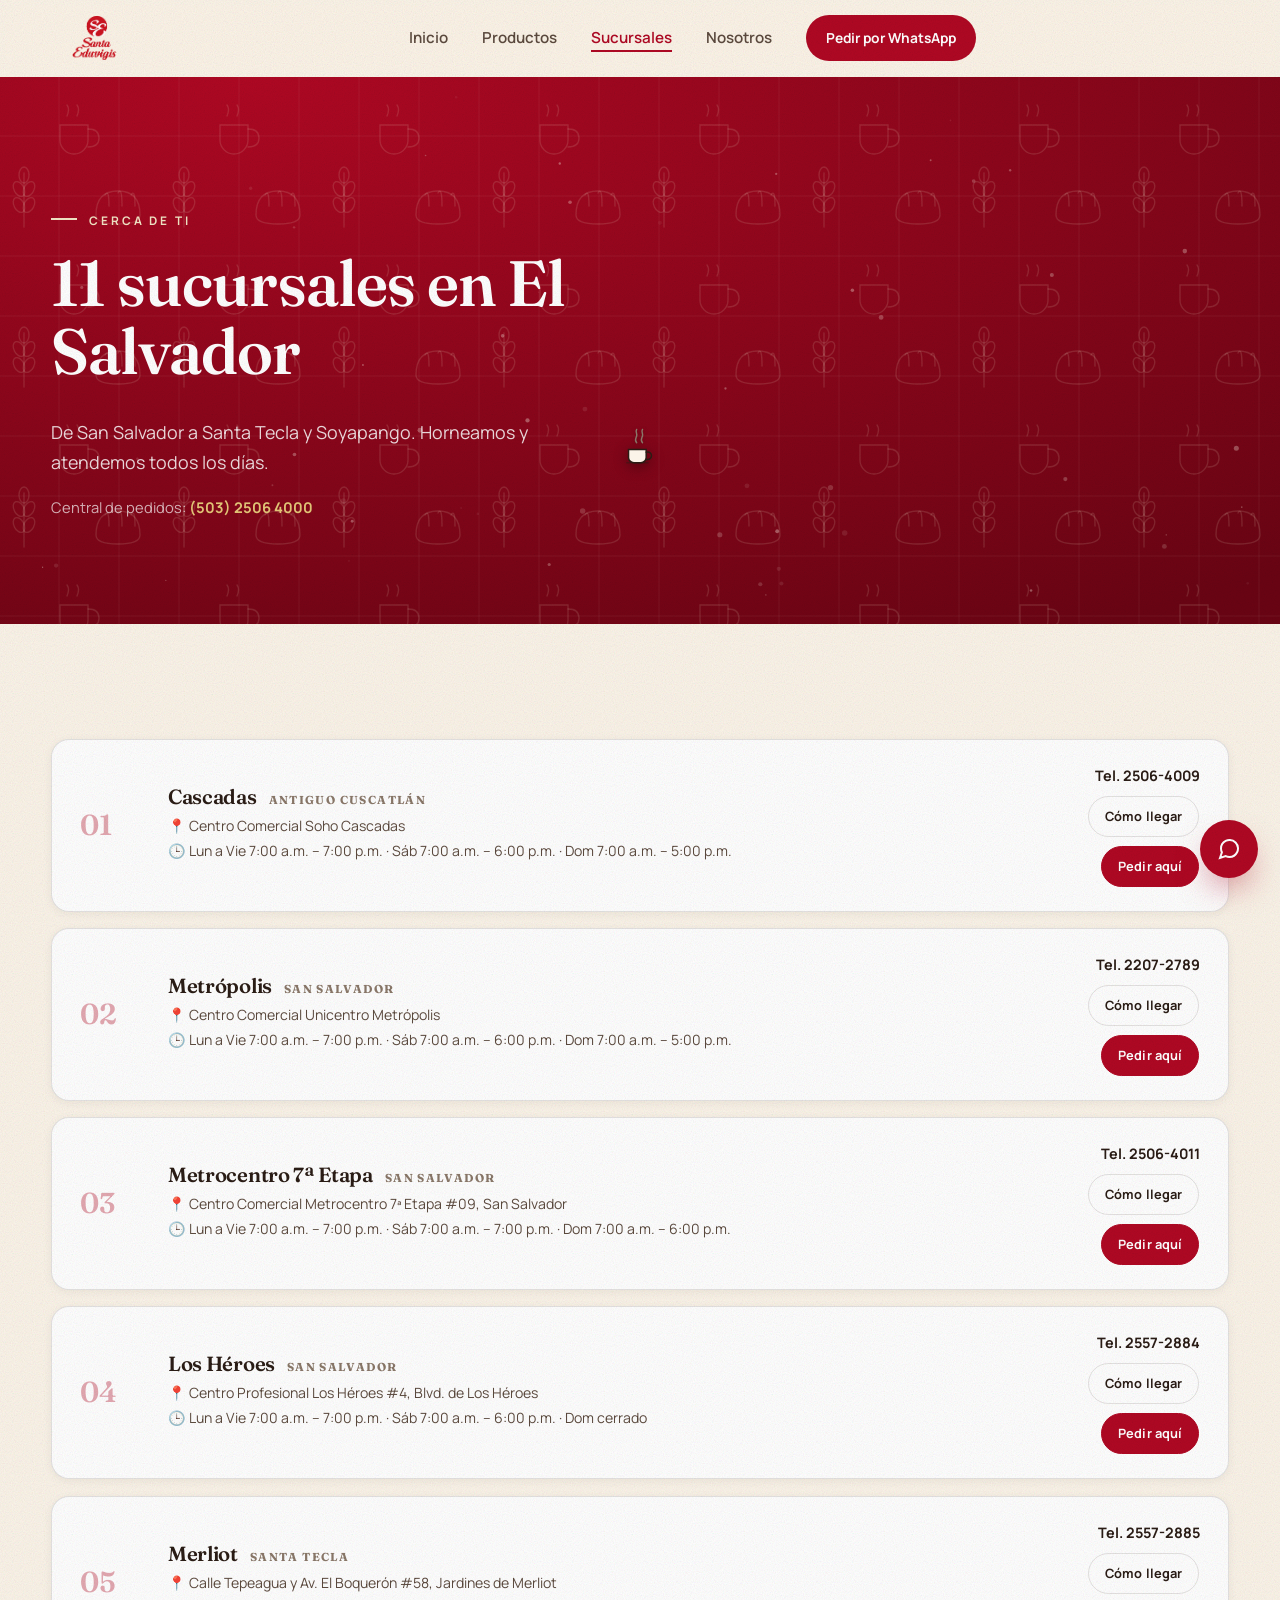
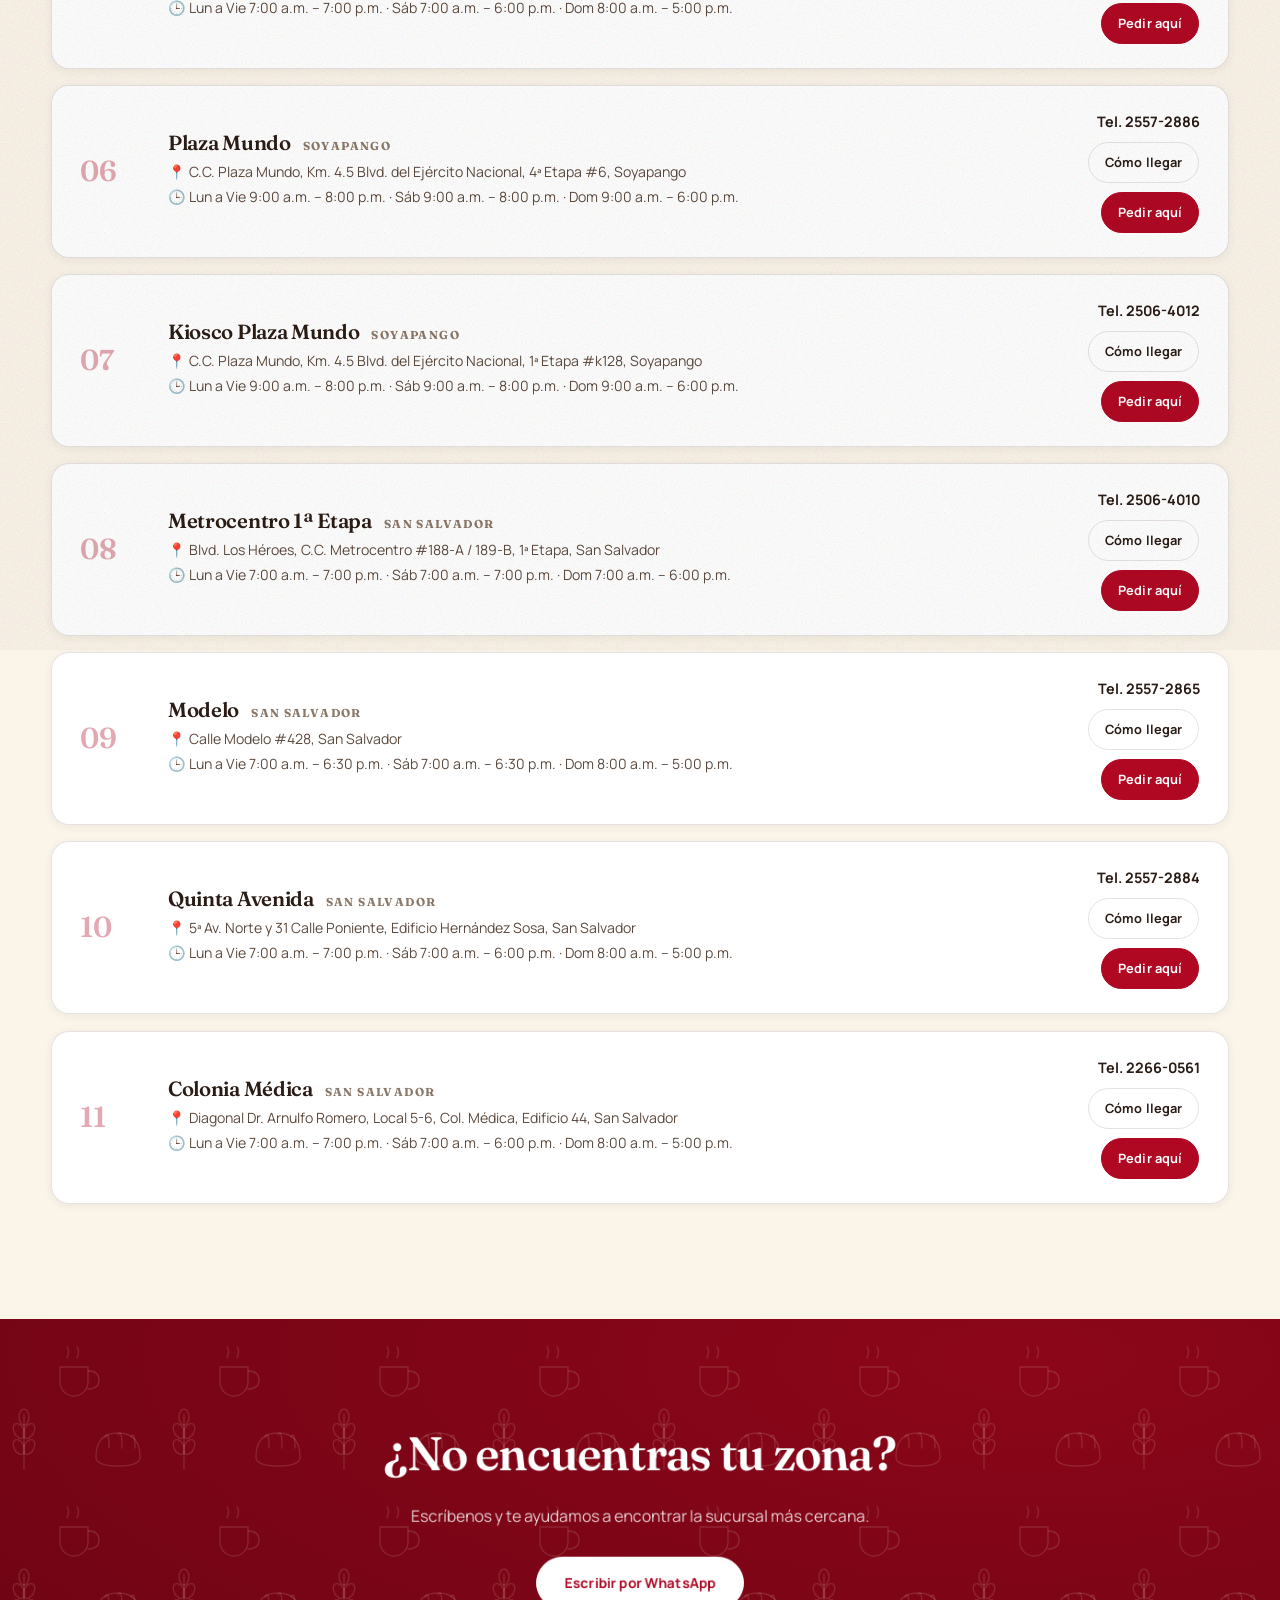
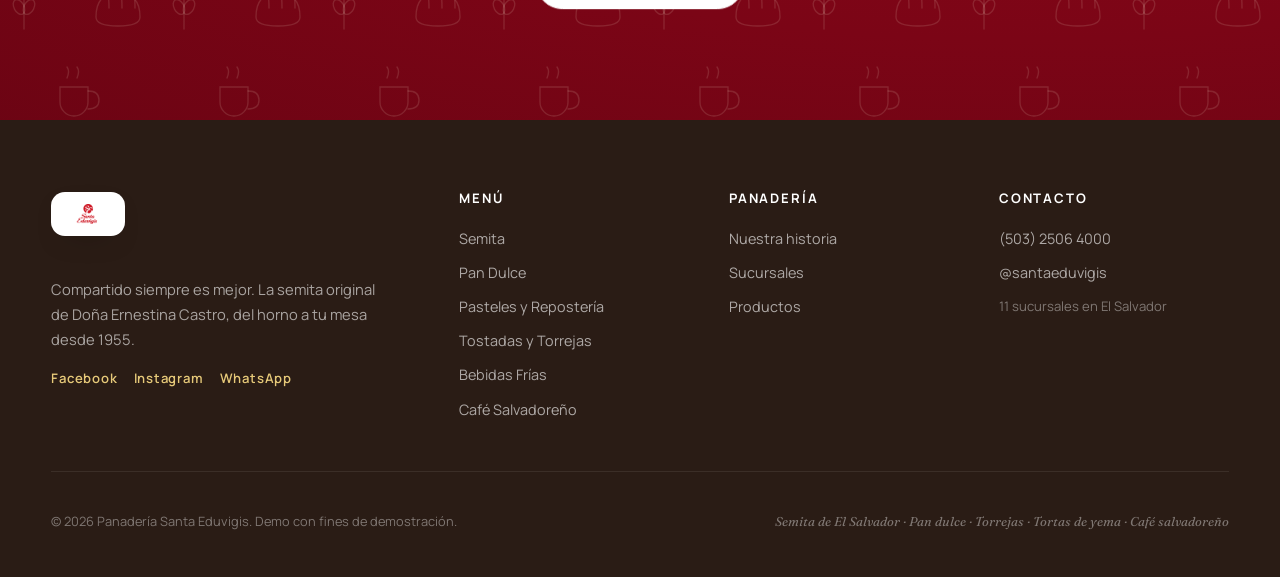
<file: sucursales.html>
<!DOCTYPE html>
<html lang="es-SV" class="no-js">
<head>
<meta charset="UTF-8">
<meta name="viewport" content="width=device-width, initial-scale=1.0, viewport-fit=cover">
<script>document.documentElement.classList.replace('no-js','js');</script>
<title>Sucursales · Panadería Santa Eduvigis</title>
<meta name="description" content="La semita original de Doña Ernestina Castro, del horno a tu mesa desde 1955. Pan dulce, semita, torrejas, tortas de yema, pasteles y café salvadoreño.">
<meta name="base-url" content="">
<meta name="theme-color" content="#B00823">
<link rel="canonical" href="https://edwinmarmol503-a11y.github.io/Santa-Eduvigis/sucursales.html">
<meta property="og:type" content="website">
<meta property="og:site_name" content="Panadería Santa Eduvigis">
<meta property="og:title" content="Sucursales · Panadería Santa Eduvigis">
<meta property="og:description" content="Compartido siempre es mejor — La semita original de Doña Ernestina Castro, del horno a tu mesa desde 1955. Pan dulce, semita, torrejas, tortas de yema, pasteles y café salvadoreño.">
<meta property="og:url" content="https://edwinmarmol503-a11y.github.io/Santa-Eduvigis/sucursales.html">
<meta property="og:image" content="https://edwinmarmol503-a11y.github.io/Santa-Eduvigis/assets/img/grid-semita.jpg">
<meta name="twitter:card" content="summary_large_image">
<meta name="twitter:title" content="Panadería Santa Eduvigis">
<meta name="twitter:description" content="Compartido siempre es mejor">
<meta name="twitter:image" content="https://edwinmarmol503-a11y.github.io/Santa-Eduvigis/assets/img/grid-semita.jpg">
<link rel="preconnect" href="https://fonts.googleapis.com">
<link rel="preconnect" href="https://fonts.gstatic.com" crossorigin>
<link href="https://fonts.googleapis.com/css2?family=Fraunces:ital,opsz,wght@0,9..144,400;0,9..144,600;1,9..144,400&family=Manrope:wght@400;600;700;800&display=swap" rel="stylesheet">
<link rel="stylesheet" href="assets/css/style.css?v=1789341576">
<link rel="icon" type="image/png" href="assets/img/logo.png">
<link rel="apple-touch-icon" href="assets/img/logo.png">
<script type="application/ld+json">{
    "@context": "https://schema.org",
    "@type": "Bakery",
    "name": "Panadería Santa Eduvigis",
    "slogan": "Compartido siempre es mejor",
    "description": "La semita original de Doña Ernestina Castro, del horno a tu mesa desde 1955. Pan dulce, semita, torrejas, tortas de yema, pasteles y café salvadoreño.",
    "url": "https://edwinmarmol503-a11y.github.io/Santa-Eduvigis/",
    "image": "https://edwinmarmol503-a11y.github.io/Santa-Eduvigis/assets/img/grid-semita.jpg",
    "logo": "https://edwinmarmol503-a11y.github.io/Santa-Eduvigis/assets/img/logo.png",
    "telephone": "+50325064000",
    "foundingDate": "1955",
    "areaServed": "El Salvador",
    "sameAs": [
        "https://www.facebook.com/panaderiasantaeduvigis",
        "https://www.instagram.com/santaeduvigis"
    ],
    "hasMenu": {
        "@type": "Menu",
        "hasMenuSection": [
            {
                "@type": "MenuSection",
                "name": "Semita",
                "description": "Pan, dulce de panela y jalea. La receta 100% original de Doña Ernestina, tal como en 1955."
            },
            {
                "@type": "MenuSection",
                "name": "Pan Dulce",
                "description": "Peperecha, quesadilla, salpor, cachito, María Luisa, torta de yema y mucho más, horneado cada día."
            },
            {
                "@type": "MenuSection",
                "name": "Pasteles y Repostería",
                "description": "Pastel de fresa, tres leches, tartaletas y cheesecake. Perfectos para compartir."
            },
            {
                "@type": "MenuSection",
                "name": "Tostadas y Torrejas",
                "description": "Torrejas en miel de panela y tostadas doradas de la casa, como las de la abuela."
            },
            {
                "@type": "MenuSection",
                "name": "Bebidas Frías",
                "description": "Frozen de frutas, café frappé y licuados naturales para el calor salvadoreño."
            },
            {
                "@type": "MenuSection",
                "name": "Café Salvadoreño",
                "description": "Espresso, americano, capuchino y café con leche con grano 100% salvadoreño."
            }
        ]
    },
    "department": [
        {
            "@type": "Bakery",
            "name": "Panadería Santa Eduvigis — Cascadas",
            "address": {
                "@type": "PostalAddress",
                "streetAddress": "Centro Comercial Soho Cascadas",
                "addressLocality": "Antiguo Cuscatlán",
                "addressRegion": "San Salvador",
                "addressCountry": "SV"
            },
            "telephone": "+503 2506-4009"
        },
        {
            "@type": "Bakery",
            "name": "Panadería Santa Eduvigis — Metrópolis",
            "address": {
                "@type": "PostalAddress",
                "streetAddress": "Centro Comercial Unicentro Metrópolis",
                "addressLocality": "San Salvador",
                "addressRegion": "San Salvador",
                "addressCountry": "SV"
            },
            "telephone": "+503 2207-2789"
        },
        {
            "@type": "Bakery",
            "name": "Panadería Santa Eduvigis — Metrocentro 7ª Etapa",
            "address": {
                "@type": "PostalAddress",
                "streetAddress": "Centro Comercial Metrocentro 7ª Etapa #09, San Salvador",
                "addressLocality": "San Salvador",
                "addressRegion": "San Salvador",
                "addressCountry": "SV"
            },
            "telephone": "+503 2506-4011"
        },
        {
            "@type": "Bakery",
            "name": "Panadería Santa Eduvigis — Los Héroes",
            "address": {
                "@type": "PostalAddress",
                "streetAddress": "Centro Profesional Los Héroes #4, Blvd. de Los Héroes",
                "addressLocality": "San Salvador",
                "addressRegion": "San Salvador",
                "addressCountry": "SV"
            },
            "telephone": "+503 2557-2884"
        },
        {
            "@type": "Bakery",
            "name": "Panadería Santa Eduvigis — Merliot",
            "address": {
                "@type": "PostalAddress",
                "streetAddress": "Calle Tepeagua y Av. El Boquerón #58, Jardines de Merliot",
                "addressLocality": "Santa Tecla",
                "addressRegion": "San Salvador",
                "addressCountry": "SV"
            },
            "telephone": "+503 2557-2885"
        },
        {
            "@type": "Bakery",
            "name": "Panadería Santa Eduvigis — Plaza Mundo",
            "address": {
                "@type": "PostalAddress",
                "streetAddress": "C.C. Plaza Mundo, Km. 4.5 Blvd. del Ejército Nacional, 4ª Etapa #6, Soyapango",
                "addressLocality": "Soyapango",
                "addressRegion": "San Salvador",
                "addressCountry": "SV"
            },
            "telephone": "+503 2557-2886"
        },
        {
            "@type": "Bakery",
            "name": "Panadería Santa Eduvigis — Kiosco Plaza Mundo",
            "address": {
                "@type": "PostalAddress",
                "streetAddress": "C.C. Plaza Mundo, Km. 4.5 Blvd. del Ejército Nacional, 1ª Etapa #k128, Soyapango",
                "addressLocality": "Soyapango",
                "addressRegion": "San Salvador",
                "addressCountry": "SV"
            },
            "telephone": "+503 2506-4012"
        },
        {
            "@type": "Bakery",
            "name": "Panadería Santa Eduvigis — Metrocentro 1ª Etapa",
            "address": {
                "@type": "PostalAddress",
                "streetAddress": "Blvd. Los Héroes, C.C. Metrocentro #188-A / 189-B, 1ª Etapa, San Salvador",
                "addressLocality": "San Salvador",
                "addressRegion": "San Salvador",
                "addressCountry": "SV"
            },
            "telephone": "+503 2506-4010"
        },
        {
            "@type": "Bakery",
            "name": "Panadería Santa Eduvigis — Modelo",
            "address": {
                "@type": "PostalAddress",
                "streetAddress": "Calle Modelo #428, San Salvador",
                "addressLocality": "San Salvador",
                "addressRegion": "San Salvador",
                "addressCountry": "SV"
            },
            "telephone": "+503 2557-2865"
        },
        {
            "@type": "Bakery",
            "name": "Panadería Santa Eduvigis — Quinta Avenida",
            "address": {
                "@type": "PostalAddress",
                "streetAddress": "5ª Av. Norte y 31 Calle Poniente, Edificio Hernández Sosa, San Salvador",
                "addressLocality": "San Salvador",
                "addressRegion": "San Salvador",
                "addressCountry": "SV"
            },
            "telephone": "+503 2557-2884"
        },
        {
            "@type": "Bakery",
            "name": "Panadería Santa Eduvigis — Colonia Médica",
            "address": {
                "@type": "PostalAddress",
                "streetAddress": "Diagonal Dr. Arnulfo Romero, Local 5-6, Col. Médica, Edificio 44, San Salvador",
                "addressLocality": "San Salvador",
                "addressRegion": "San Salvador",
                "addressCountry": "SV"
            },
            "telephone": "+503 2266-0561"
        }
    ]
}</script>
<script>window.WHATSAPP_NUMERO = '50325064000';</script>
</head>
<body class="page-sucursales">
<a class="skip-link" href="#main">Saltar al contenido</a>

<!-- Grano de textura sobre toda la página -->
<div class="grain" aria-hidden="true"></div>

<!-- Cortina de transición entre páginas -->
<div class="page-curtain" aria-hidden="true"><span class="page-curtain-mark">S<i>E</i></span></div>

<!-- Preloader -->
<div id="preloader" class="preloader">
    <div class="preloader-inner">
        <img src="assets/img/logo.png" alt="Panadería Santa Eduvigis" class="preloader-logo">
        <span class="preloader-bar"><i></i></span>
    </div>
</div>

<!-- Cursor personalizado: una tacita de café con humito (desktop) -->
<div class="cursor" aria-hidden="true">
    <svg class="cursor-steam" viewBox="0 0 20 24" width="17" height="20">
        <path class="steam-a" d="M6 22c-3-3-1-5 0-8s-2-5 0-8" fill="none" stroke="#8A7869" stroke-width="1.7" stroke-linecap="round"/>
        <path class="steam-b" d="M13 22c-3-3-1-5 0-8s-2-5 0-8" fill="none" stroke="#8A7869" stroke-width="1.7" stroke-linecap="round"/>
    </svg>
    <svg class="cursor-cup" viewBox="0 0 34 28" width="30" height="25">
        <path d="M4 10h20v9a6 6 0 0 1-6 6H10a6 6 0 0 1-6-6v-9Z" fill="#FBF4E9" stroke="#2A1C15" stroke-width="1.7"/>
        <path d="M24 13c4-1 6 1.5 6 4s-2 5-6 4" fill="none" stroke="#2A1C15" stroke-width="1.7" stroke-linecap="round"/>
        <path d="M2 25h24" stroke="#2A1C15" stroke-width="1.7" stroke-linecap="round" opacity=".45"/>
    </svg>
</div>

<header class="site-header" id="siteHeader">
    <div class="container header-inner">
        <a href="index.html" class="brand" data-transition>
            <img src="assets/img/logo.png" alt="Panadería Santa Eduvigis" class="brand-logo">
        </a>

        <nav class="main-nav" id="mainNav" aria-label="Principal">
                            <a href="index.html"
                   class="nav-link "
                   data-transition>
                    <span>Inicio</span>
                </a>
                            <a href="productos.html"
                   class="nav-link "
                   data-transition>
                    <span>Productos</span>
                </a>
                            <a href="sucursales.html"
                   class="nav-link is-active"
                   data-transition>
                    <span>Sucursales</span>
                </a>
                            <a href="nosotros.html"
                   class="nav-link "
                   data-transition>
                    <span>Nosotros</span>
                </a>
                        <a class="nav-cta magnet" href="https://wa.me/50325064000?text=Hola%2C%20quiero%20hacer%20un%20pedido%20en%20Panader%C3%ADa%20Santa%20Eduvigis%20%F0%9F%A5%96" target="_blank" rel="noopener">
                Pedir por WhatsApp
            </a>
        </nav>

        <div class="header-actions">
            <a class="icon-btn wa-icon-btn magnet" href="https://wa.me/50325064000?text=Hola%2C%20quiero%20hacer%20un%20pedido%20%F0%9F%A5%96" target="_blank" rel="noopener" aria-label="Pedir por WhatsApp">
                <svg viewBox="0 0 24 24" width="20" height="20" fill="currentColor"><path d="M12.04 2c-5.46 0-9.9 4.44-9.9 9.9 0 1.75.46 3.45 1.32 4.95L2 22l5.25-1.38a9.86 9.86 0 0 0 4.79 1.22h.01c5.46 0 9.9-4.44 9.9-9.9 0-2.65-1.03-5.14-2.9-7.01A9.82 9.82 0 0 0 12.04 2Zm5.8 14.16c-.24.68-1.42 1.3-1.95 1.35-.5.05-1.13.24-3.67-.77-3.1-1.22-5.08-4.4-5.24-4.6-.15-.2-1.25-1.66-1.25-3.17 0-1.5.79-2.24 1.07-2.55.28-.3.61-.38.81-.38l.59.01c.19.01.44-.07.69.53.24.6.83 2.06.9 2.2.07.15.12.32.02.52-.1.2-.15.32-.29.5-.15.17-.31.39-.44.52-.15.15-.3.31-.13.6.17.3.76 1.25 1.63 2.02 1.12.99 2.06 1.3 2.36 1.45.3.15.47.13.64-.08.17-.2.74-.86.94-1.16.2-.3.4-.25.67-.15.27.1 1.71.81 2 .96.3.15.5.22.57.34.07.13.07.73-.17 1.41Z"/></svg>
        </a>
            <button class="menu-toggle" id="menuToggle" aria-label="Abrir menú" aria-expanded="false">
                <span></span><span></span><span></span>
            </button>
        </div>
    </div>
</header>
<div class="nav-overlay" id="navOverlay"></div>

<main id="main">

<section class="page-hero">
    <div class="hero-particles" aria-hidden="true"></div>
    <div class="wallpaper-linea" aria-hidden="true"></div>
    <div class="container">
        <span class="kicker kicker-light">Cerca de ti</span>
        <h1 class="page-hero-title">11 sucursales en El Salvador</h1>
        <p class="page-hero-lead">De San Salvador a Santa Tecla y Soyapango. Horneamos y atendemos todos los días.</p>
        <p class="page-hero-tel">Central de pedidos: <a href="tel:+50325064000">(503) 2506 4000</a></p>
    </div>
</section>

<section class="section">
    <div class="container">
        <div class="suc-list">
                        <article class="suc-row tilt reveal" data-reveal="up">
                <div class="suc-row-n">01</div>
                <div class="suc-row-main">
                    <h3>Cascadas <span class="suc-row-zona">Antiguo Cuscatlán</span></h3>
                    <p class="suc-row-dir">📍 Centro Comercial Soho Cascadas</p>
                    <p class="suc-row-hor">🕒 Lun a Vie 7:00 a.m. – 7:00 p.m. · Sáb 7:00 a.m. – 6:00 p.m. · Dom 7:00 a.m. – 5:00 p.m.</p>
                </div>
                <div class="suc-row-side">
                    <a class="suc-row-tel" href="tel:25064009">Tel. 2506-4009</a>
                    <a class="btn btn-sm btn-outline magnet"
                       href="https://www.google.com/maps/search/Panader%C3%ADa%20Santa%20Eduvigis%20Cascadas%20Centro%20Comercial%20Soho%20Cascadas"
                       target="_blank" rel="noopener">Cómo llegar</a>
                    <a class="btn btn-sm btn-primary magnet"
                       href="https://wa.me/50325064000?text=Hola%2C%20quiero%20hacer%20un%20pedido%20para%20la%20sucursal%20Cascadas"
                       target="_blank" rel="noopener">Pedir aquí</a>
                </div>
                <span class="tilt-glare" aria-hidden="true"></span>
            </article>
                        <article class="suc-row tilt reveal" data-reveal="up">
                <div class="suc-row-n">02</div>
                <div class="suc-row-main">
                    <h3>Metrópolis <span class="suc-row-zona">San Salvador</span></h3>
                    <p class="suc-row-dir">📍 Centro Comercial Unicentro Metrópolis</p>
                    <p class="suc-row-hor">🕒 Lun a Vie 7:00 a.m. – 7:00 p.m. · Sáb 7:00 a.m. – 6:00 p.m. · Dom 7:00 a.m. – 5:00 p.m.</p>
                </div>
                <div class="suc-row-side">
                    <a class="suc-row-tel" href="tel:22072789">Tel. 2207-2789</a>
                    <a class="btn btn-sm btn-outline magnet"
                       href="https://www.google.com/maps/search/Panader%C3%ADa%20Santa%20Eduvigis%20Metr%C3%B3polis%20Centro%20Comercial%20Unicentro%20Metr%C3%B3polis"
                       target="_blank" rel="noopener">Cómo llegar</a>
                    <a class="btn btn-sm btn-primary magnet"
                       href="https://wa.me/50325064000?text=Hola%2C%20quiero%20hacer%20un%20pedido%20para%20la%20sucursal%20Metr%C3%B3polis"
                       target="_blank" rel="noopener">Pedir aquí</a>
                </div>
                <span class="tilt-glare" aria-hidden="true"></span>
            </article>
                        <article class="suc-row tilt reveal" data-reveal="up">
                <div class="suc-row-n">03</div>
                <div class="suc-row-main">
                    <h3>Metrocentro 7ª Etapa <span class="suc-row-zona">San Salvador</span></h3>
                    <p class="suc-row-dir">📍 Centro Comercial Metrocentro 7ª Etapa #09, San Salvador</p>
                    <p class="suc-row-hor">🕒 Lun a Vie 7:00 a.m. – 7:00 p.m. · Sáb 7:00 a.m. – 7:00 p.m. · Dom 7:00 a.m. – 6:00 p.m.</p>
                </div>
                <div class="suc-row-side">
                    <a class="suc-row-tel" href="tel:25064011">Tel. 2506-4011</a>
                    <a class="btn btn-sm btn-outline magnet"
                       href="https://www.google.com/maps/search/Panader%C3%ADa%20Santa%20Eduvigis%20Metrocentro%207%C2%AA%20Etapa%20Centro%20Comercial%20Metrocentro%207%C2%AA%20Etapa%20%2309%2C%20San%20Salvador"
                       target="_blank" rel="noopener">Cómo llegar</a>
                    <a class="btn btn-sm btn-primary magnet"
                       href="https://wa.me/50325064000?text=Hola%2C%20quiero%20hacer%20un%20pedido%20para%20la%20sucursal%20Metrocentro%207%C2%AA%20Etapa"
                       target="_blank" rel="noopener">Pedir aquí</a>
                </div>
                <span class="tilt-glare" aria-hidden="true"></span>
            </article>
                        <article class="suc-row tilt reveal" data-reveal="up">
                <div class="suc-row-n">04</div>
                <div class="suc-row-main">
                    <h3>Los Héroes <span class="suc-row-zona">San Salvador</span></h3>
                    <p class="suc-row-dir">📍 Centro Profesional Los Héroes #4, Blvd. de Los Héroes</p>
                    <p class="suc-row-hor">🕒 Lun a Vie 7:00 a.m. – 7:00 p.m. · Sáb 7:00 a.m. – 6:00 p.m. · Dom cerrado</p>
                </div>
                <div class="suc-row-side">
                    <a class="suc-row-tel" href="tel:25572884">Tel. 2557-2884</a>
                    <a class="btn btn-sm btn-outline magnet"
                       href="https://www.google.com/maps/search/Panader%C3%ADa%20Santa%20Eduvigis%20Los%20H%C3%A9roes%20Centro%20Profesional%20Los%20H%C3%A9roes%20%234%2C%20Blvd.%20de%20Los%20H%C3%A9roes"
                       target="_blank" rel="noopener">Cómo llegar</a>
                    <a class="btn btn-sm btn-primary magnet"
                       href="https://wa.me/50325064000?text=Hola%2C%20quiero%20hacer%20un%20pedido%20para%20la%20sucursal%20Los%20H%C3%A9roes"
                       target="_blank" rel="noopener">Pedir aquí</a>
                </div>
                <span class="tilt-glare" aria-hidden="true"></span>
            </article>
                        <article class="suc-row tilt reveal" data-reveal="up">
                <div class="suc-row-n">05</div>
                <div class="suc-row-main">
                    <h3>Merliot <span class="suc-row-zona">Santa Tecla</span></h3>
                    <p class="suc-row-dir">📍 Calle Tepeagua y Av. El Boquerón #58, Jardines de Merliot</p>
                    <p class="suc-row-hor">🕒 Lun a Vie 7:00 a.m. – 7:00 p.m. · Sáb 7:00 a.m. – 6:00 p.m. · Dom 8:00 a.m. – 5:00 p.m.</p>
                </div>
                <div class="suc-row-side">
                    <a class="suc-row-tel" href="tel:25572885">Tel. 2557-2885</a>
                    <a class="btn btn-sm btn-outline magnet"
                       href="https://www.google.com/maps/search/Panader%C3%ADa%20Santa%20Eduvigis%20Merliot%20Calle%20Tepeagua%20y%20Av.%20El%20Boquer%C3%B3n%20%2358%2C%20Jardines%20de%20Merliot"
                       target="_blank" rel="noopener">Cómo llegar</a>
                    <a class="btn btn-sm btn-primary magnet"
                       href="https://wa.me/50325064000?text=Hola%2C%20quiero%20hacer%20un%20pedido%20para%20la%20sucursal%20Merliot"
                       target="_blank" rel="noopener">Pedir aquí</a>
                </div>
                <span class="tilt-glare" aria-hidden="true"></span>
            </article>
                        <article class="suc-row tilt reveal" data-reveal="up">
                <div class="suc-row-n">06</div>
                <div class="suc-row-main">
                    <h3>Plaza Mundo <span class="suc-row-zona">Soyapango</span></h3>
                    <p class="suc-row-dir">📍 C.C. Plaza Mundo, Km. 4.5 Blvd. del Ejército Nacional, 4ª Etapa #6, Soyapango</p>
                    <p class="suc-row-hor">🕒 Lun a Vie 9:00 a.m. – 8:00 p.m. · Sáb 9:00 a.m. – 8:00 p.m. · Dom 9:00 a.m. – 6:00 p.m.</p>
                </div>
                <div class="suc-row-side">
                    <a class="suc-row-tel" href="tel:25572886">Tel. 2557-2886</a>
                    <a class="btn btn-sm btn-outline magnet"
                       href="https://www.google.com/maps/search/Panader%C3%ADa%20Santa%20Eduvigis%20Plaza%20Mundo%20C.C.%20Plaza%20Mundo%2C%20Km.%204.5%20Blvd.%20del%20Ej%C3%A9rcito%20Nacional%2C%204%C2%AA%20Etapa%20%236%2C%20Soyapango"
                       target="_blank" rel="noopener">Cómo llegar</a>
                    <a class="btn btn-sm btn-primary magnet"
                       href="https://wa.me/50325064000?text=Hola%2C%20quiero%20hacer%20un%20pedido%20para%20la%20sucursal%20Plaza%20Mundo"
                       target="_blank" rel="noopener">Pedir aquí</a>
                </div>
                <span class="tilt-glare" aria-hidden="true"></span>
            </article>
                        <article class="suc-row tilt reveal" data-reveal="up">
                <div class="suc-row-n">07</div>
                <div class="suc-row-main">
                    <h3>Kiosco Plaza Mundo <span class="suc-row-zona">Soyapango</span></h3>
                    <p class="suc-row-dir">📍 C.C. Plaza Mundo, Km. 4.5 Blvd. del Ejército Nacional, 1ª Etapa #k128, Soyapango</p>
                    <p class="suc-row-hor">🕒 Lun a Vie 9:00 a.m. – 8:00 p.m. · Sáb 9:00 a.m. – 8:00 p.m. · Dom 9:00 a.m. – 6:00 p.m.</p>
                </div>
                <div class="suc-row-side">
                    <a class="suc-row-tel" href="tel:25064012">Tel. 2506-4012</a>
                    <a class="btn btn-sm btn-outline magnet"
                       href="https://www.google.com/maps/search/Panader%C3%ADa%20Santa%20Eduvigis%20Kiosco%20Plaza%20Mundo%20C.C.%20Plaza%20Mundo%2C%20Km.%204.5%20Blvd.%20del%20Ej%C3%A9rcito%20Nacional%2C%201%C2%AA%20Etapa%20%23k128%2C%20Soyapango"
                       target="_blank" rel="noopener">Cómo llegar</a>
                    <a class="btn btn-sm btn-primary magnet"
                       href="https://wa.me/50325064000?text=Hola%2C%20quiero%20hacer%20un%20pedido%20para%20la%20sucursal%20Kiosco%20Plaza%20Mundo"
                       target="_blank" rel="noopener">Pedir aquí</a>
                </div>
                <span class="tilt-glare" aria-hidden="true"></span>
            </article>
                        <article class="suc-row tilt reveal" data-reveal="up">
                <div class="suc-row-n">08</div>
                <div class="suc-row-main">
                    <h3>Metrocentro 1ª Etapa <span class="suc-row-zona">San Salvador</span></h3>
                    <p class="suc-row-dir">📍 Blvd. Los Héroes, C.C. Metrocentro #188-A / 189-B, 1ª Etapa, San Salvador</p>
                    <p class="suc-row-hor">🕒 Lun a Vie 7:00 a.m. – 7:00 p.m. · Sáb 7:00 a.m. – 7:00 p.m. · Dom 7:00 a.m. – 6:00 p.m.</p>
                </div>
                <div class="suc-row-side">
                    <a class="suc-row-tel" href="tel:25064010">Tel. 2506-4010</a>
                    <a class="btn btn-sm btn-outline magnet"
                       href="https://www.google.com/maps/search/Panader%C3%ADa%20Santa%20Eduvigis%20Metrocentro%201%C2%AA%20Etapa%20Blvd.%20Los%20H%C3%A9roes%2C%20C.C.%20Metrocentro%20%23188-A%20%2F%20189-B%2C%201%C2%AA%20Etapa%2C%20San%20Salvador"
                       target="_blank" rel="noopener">Cómo llegar</a>
                    <a class="btn btn-sm btn-primary magnet"
                       href="https://wa.me/50325064000?text=Hola%2C%20quiero%20hacer%20un%20pedido%20para%20la%20sucursal%20Metrocentro%201%C2%AA%20Etapa"
                       target="_blank" rel="noopener">Pedir aquí</a>
                </div>
                <span class="tilt-glare" aria-hidden="true"></span>
            </article>
                        <article class="suc-row tilt reveal" data-reveal="up">
                <div class="suc-row-n">09</div>
                <div class="suc-row-main">
                    <h3>Modelo <span class="suc-row-zona">San Salvador</span></h3>
                    <p class="suc-row-dir">📍 Calle Modelo #428, San Salvador</p>
                    <p class="suc-row-hor">🕒 Lun a Vie 7:00 a.m. – 6:30 p.m. · Sáb 7:00 a.m. – 6:30 p.m. · Dom 8:00 a.m. – 5:00 p.m.</p>
                </div>
                <div class="suc-row-side">
                    <a class="suc-row-tel" href="tel:25572865">Tel. 2557-2865</a>
                    <a class="btn btn-sm btn-outline magnet"
                       href="https://www.google.com/maps/search/Panader%C3%ADa%20Santa%20Eduvigis%20Modelo%20Calle%20Modelo%20%23428%2C%20San%20Salvador"
                       target="_blank" rel="noopener">Cómo llegar</a>
                    <a class="btn btn-sm btn-primary magnet"
                       href="https://wa.me/50325064000?text=Hola%2C%20quiero%20hacer%20un%20pedido%20para%20la%20sucursal%20Modelo"
                       target="_blank" rel="noopener">Pedir aquí</a>
                </div>
                <span class="tilt-glare" aria-hidden="true"></span>
            </article>
                        <article class="suc-row tilt reveal" data-reveal="up">
                <div class="suc-row-n">10</div>
                <div class="suc-row-main">
                    <h3>Quinta Avenida <span class="suc-row-zona">San Salvador</span></h3>
                    <p class="suc-row-dir">📍 5ª Av. Norte y 31 Calle Poniente, Edificio Hernández Sosa, San Salvador</p>
                    <p class="suc-row-hor">🕒 Lun a Vie 7:00 a.m. – 7:00 p.m. · Sáb 7:00 a.m. – 6:00 p.m. · Dom 8:00 a.m. – 5:00 p.m.</p>
                </div>
                <div class="suc-row-side">
                    <a class="suc-row-tel" href="tel:25572884">Tel. 2557-2884</a>
                    <a class="btn btn-sm btn-outline magnet"
                       href="https://www.google.com/maps/search/Panader%C3%ADa%20Santa%20Eduvigis%20Quinta%20Avenida%205%C2%AA%20Av.%20Norte%20y%2031%20Calle%20Poniente%2C%20Edificio%20Hern%C3%A1ndez%20Sosa%2C%20San%20Salvador"
                       target="_blank" rel="noopener">Cómo llegar</a>
                    <a class="btn btn-sm btn-primary magnet"
                       href="https://wa.me/50325064000?text=Hola%2C%20quiero%20hacer%20un%20pedido%20para%20la%20sucursal%20Quinta%20Avenida"
                       target="_blank" rel="noopener">Pedir aquí</a>
                </div>
                <span class="tilt-glare" aria-hidden="true"></span>
            </article>
                        <article class="suc-row tilt reveal" data-reveal="up">
                <div class="suc-row-n">11</div>
                <div class="suc-row-main">
                    <h3>Colonia Médica <span class="suc-row-zona">San Salvador</span></h3>
                    <p class="suc-row-dir">📍 Diagonal Dr. Arnulfo Romero, Local 5-6, Col. Médica, Edificio 44, San Salvador</p>
                    <p class="suc-row-hor">🕒 Lun a Vie 7:00 a.m. – 7:00 p.m. · Sáb 7:00 a.m. – 6:00 p.m. · Dom 8:00 a.m. – 5:00 p.m.</p>
                </div>
                <div class="suc-row-side">
                    <a class="suc-row-tel" href="tel:22660561">Tel. 2266-0561</a>
                    <a class="btn btn-sm btn-outline magnet"
                       href="https://www.google.com/maps/search/Panader%C3%ADa%20Santa%20Eduvigis%20Colonia%20M%C3%A9dica%20Diagonal%20Dr.%20Arnulfo%20Romero%2C%20Local%205-6%2C%20Col.%20M%C3%A9dica%2C%20Edificio%2044%2C%20San%20Salvador"
                       target="_blank" rel="noopener">Cómo llegar</a>
                    <a class="btn btn-sm btn-primary magnet"
                       href="https://wa.me/50325064000?text=Hola%2C%20quiero%20hacer%20un%20pedido%20para%20la%20sucursal%20Colonia%20M%C3%A9dica"
                       target="_blank" rel="noopener">Pedir aquí</a>
                </div>
                <span class="tilt-glare" aria-hidden="true"></span>
            </article>
                    </div>
    </div>
</section>

<section class="cta-band">
    <div class="wallpaper-linea" aria-hidden="true"></div>
    <div class="container cta-inner reveal" data-reveal="zoom">
        <h2>¿No encuentras tu zona?</h2>
        <p>Escríbenos y te ayudamos a encontrar la sucursal más cercana.</p>
        <div class="cta-actions">
            <a href="https://wa.me/50325064000?text=Hola%2C%20%C2%BFcu%C3%A1l%20es%20la%20sucursal%20m%C3%A1s%20cercana%20a%20m%C3%AD%3F" target="_blank" rel="noopener" class="btn btn-light magnet">Escribir por WhatsApp</a>
        </div>
    </div>
</section>

</main>

<!-- Botón flotante de contacto -->
<div class="fab" id="fab">
    <div class="fab-list">
        <a class="fab-item" href="https://www.facebook.com/panaderiasantaeduvigis" target="_blank" rel="noopener">
            <span class="fab-label">Facebook</span>
            <span class="fab-ic"><svg viewBox="0 0 24 24" width="19" height="19" fill="currentColor"><path d="M22 12c0-5.52-4.48-10-10-10S2 6.48 2 12c0 4.99 3.66 9.13 8.44 9.88v-6.99H7.9V12h2.54V9.8c0-2.5 1.49-3.89 3.78-3.89 1.09 0 2.24.2 2.24.2v2.46h-1.26c-1.24 0-1.63.77-1.63 1.56V12h2.78l-.44 2.89h-2.34v6.99C18.34 21.13 22 16.99 22 12Z"/></svg></span>
        </a>
        <a class="fab-item" href="https://www.instagram.com/santaeduvigis" target="_blank" rel="noopener">
            <span class="fab-label">Instagram</span>
            <span class="fab-ic"><svg viewBox="0 0 24 24" width="19" height="19" fill="none" stroke="currentColor" stroke-width="2"><rect x="2.5" y="2.5" width="19" height="19" rx="5.5"/><circle cx="12" cy="12" r="4.2"/><circle cx="17.6" cy="6.4" r="1.3" fill="currentColor" stroke="none"/></svg></span>
        </a>
        <a class="fab-item" href="https://wa.me/50325064000?text=Hola%2C%20me%20gustar%C3%ADa%20hacer%20una%20consulta%20%F0%9F%98%8A" target="_blank" rel="noopener">
            <span class="fab-label">WhatsApp</span>
            <span class="fab-ic"><svg viewBox="0 0 24 24" width="20" height="20" fill="currentColor"><path d="M12.04 2c-5.46 0-9.9 4.44-9.9 9.9 0 1.75.46 3.45 1.32 4.95L2 22l5.25-1.38a9.86 9.86 0 0 0 4.79 1.22h.01c5.46 0 9.9-4.44 9.9-9.9 0-2.65-1.03-5.14-2.9-7.01A9.82 9.82 0 0 0 12.04 2Zm5.8 14.16c-.24.68-1.42 1.3-1.95 1.35-.5.05-1.13.24-3.67-.77-3.1-1.22-5.08-4.4-5.24-4.6-.15-.2-1.25-1.66-1.25-3.17 0-1.5.79-2.24 1.07-2.55.28-.3.61-.38.81-.38l.59.01c.19.01.44-.07.69.53.24.6.83 2.06.9 2.2.07.15.12.32.02.52-.1.2-.15.32-.29.5-.15.17-.31.39-.44.52-.15.15-.3.31-.13.6.17.3.76 1.25 1.63 2.02 1.12.99 2.06 1.3 2.36 1.45.3.15.47.13.64-.08.17-.2.74-.86.94-1.16.2-.3.4-.25.67-.15.27.1 1.71.81 2 .96.3.15.5.22.57.34.07.13.07.73-.17 1.41Z"/></svg></span>
        </a>
    </div>
    <button class="fab-toggle" id="fabToggle" aria-label="Contacto" aria-expanded="false">
        <svg class="fab-i-open" viewBox="0 0 24 24" width="24" height="24" fill="none" stroke="currentColor" stroke-width="2" stroke-linecap="round"><path d="M21 11.5a8.38 8.38 0 0 1-.9 3.8 8.5 8.5 0 0 1-7.6 4.7 8.38 8.38 0 0 1-3.8-.9L3 21l1.9-5.7a8.38 8.38 0 0 1-.9-3.8 8.5 8.5 0 0 1 4.7-7.6 8.38 8.38 0 0 1 3.8-.9h.5a8.48 8.48 0 0 1 8 8v.5Z"/></svg>
        <svg class="fab-i-close" viewBox="0 0 24 24" width="22" height="22" fill="none" stroke="currentColor" stroke-width="2.4" stroke-linecap="round"><path d="M18 6 6 18M6 6l12 12"/></svg>
    </button>
</div>

<footer class="site-footer">
    <div class="container footer-top">
        <div class="footer-brand">
            <img src="assets/img/logo.png" alt="Panadería Santa Eduvigis" class="footer-logo">
            <p>Compartido siempre es mejor. La semita original de Doña Ernestina Castro, del horno a tu mesa desde 1955.</p>
            <div class="footer-social">
                <a href="https://www.facebook.com/panaderiasantaeduvigis" target="_blank" rel="noopener">Facebook</a>
                <a href="https://www.instagram.com/santaeduvigis" target="_blank" rel="noopener">Instagram</a>
                <a href="https://wa.me/50325064000?text=Hola%20%F0%9F%91%8B" target="_blank" rel="noopener">WhatsApp</a>
            </div>
        </div>
        <div class="footer-col">
            <h4>Menú</h4>
                            <a href="productos.html#semita">Semita</a>
                            <a href="productos.html#pan-dulce">Pan Dulce</a>
                            <a href="productos.html#pasteles">Pasteles y Repostería</a>
                            <a href="productos.html#tostadas-torrejas">Tostadas y Torrejas</a>
                            <a href="productos.html#bebidas-frias">Bebidas Frías</a>
                            <a href="productos.html#cafe">Café Salvadoreño</a>
                    </div>
        <div class="footer-col">
            <h4>Panadería</h4>
            <a href="nosotros.html">Nuestra historia</a>
            <a href="sucursales.html">Sucursales</a>
            <a href="productos.html">Productos</a>
        </div>
        <div class="footer-col">
            <h4>Contacto</h4>
            <a href="tel:+50325064000">(503) 2506 4000</a>
            <a href="https://www.facebook.com/panaderiasantaeduvigis" target="_blank" rel="noopener">@santaeduvigis</a>
            <span class="footer-mini">11 sucursales en El Salvador</span>
        </div>
    </div>
    <div class="container footer-bottom">
        <p>&copy; 2026 Panadería Santa Eduvigis. Demo con fines de demostración.</p>
        <p class="footer-credit">Semita de El Salvador · Pan dulce · Torrejas · Tortas de yema · Café salvadoreño</p>
    </div>
</footer>

<script defer src="assets/js/anim.js?v=1789341564"></script>
<script defer src="assets/js/main.js?v=1788883965"></script>
<script>
/* Red de seguridad: si anim.js no llega a cargar (404, bloqueador, error de red),
   revelamos todo el contenido igual — nunca dejar media página en blanco. */
window.addEventListener('load', function () {
    setTimeout(function () {
        if (window.__seAnim) return;
        document.querySelectorAll('.reveal').forEach(function (el) { el.classList.add('in-view'); });
        var hero = document.querySelector('.hero'); if (hero) hero.classList.add('hero-ready');
        var pre = document.getElementById('preloader'); if (pre) pre.remove();
    }, 1500);
});
</script>
</body>
</html>
</file>
<file: assets/css/style.css>
/* =====================================================================
   Panadería Santa Eduvigis — demo
   Estética: rojo tradición + crema de panela, tipografía Fraunces,
   interacciones "de cine" (parallax, tilt 3D, cortinas, partículas).
   Todo el contenido es visible aunque el JS falle.
   ===================================================================== */

/* ---------- Tokens ---------- */
:root{
    --rojo:#B00823;
    --rojo-700:#8C0619;
    --rojo-900:#6A0413;
    --rojo-050:#FBECEE;
    --crema:#FBF4E9;
    --crema-2:#F4E7D2;
    --crema-3:#EAD9BE;
    --tinta:#2A1C15;
    --tinta-70:#5C4A3E;
    --tinta-45:#8A7869;
    --dorado:#C7962F;
    --dorado-soft:#E6C979;
    --blanco:#FFFFFF;
    --linea:rgba(42,28,21,.12);
    --sombra-sm:0 2px 10px rgba(42,28,21,.06);
    --sombra:0 18px 44px -20px rgba(42,28,21,.28);
    --sombra-lg:0 44px 90px -32px rgba(42,28,21,.42);
    --radio:18px;
    --radio-lg:28px;
    --ease:cubic-bezier(.16,1,.3,1);
    --ease-io:cubic-bezier(.65,0,.35,1);
    --container:1180px;
    --header-h:76px;
    font-synthesis-weight:none;
}

*,*::before,*::after{box-sizing:border-box}
html{scroll-behavior:smooth}
@media (prefers-reduced-motion:reduce){html{scroll-behavior:auto}}

body{
    margin:0;
    background:var(--crema);
    color:var(--tinta);
    font-family:"Manrope",system-ui,-apple-system,"Segoe UI",Roboto,sans-serif;
    font-size:17px;
    line-height:1.68;
    -webkit-font-smoothing:antialiased;
    overflow-x:clip;
}
body.nav-open,body.no-scroll{overflow:hidden}

img{max-width:100%;display:block}
a{color:inherit;text-decoration:none}
[hidden]{display:none!important}

h1,h2,h3,h4{
    font-family:"Fraunces","Georgia",serif;
    font-weight:600;
    line-height:1.06;
    letter-spacing:-.015em;
    color:var(--tinta);
    margin:0 0 .5em;
    font-optical-sizing:auto;
}

::selection{background:var(--rojo);color:#fff}

/* ---------- Layout helpers ---------- */
.container{width:min(var(--container),92vw);margin-inline:auto}
.narrow{width:min(760px,92vw);margin-inline:auto}
.section{padding:clamp(64px,9vw,128px) 0}
.center{text-align:center;margin-top:44px}

.kicker{
    display:inline-block;
    font-family:"Manrope",sans-serif;
    font-weight:700;
    font-size:.74rem;
    letter-spacing:.24em;
    text-transform:uppercase;
    color:var(--rojo);
    margin-bottom:18px;
}
.kicker::before{content:"";display:inline-block;width:26px;height:2px;background:var(--rojo);vertical-align:middle;margin-right:12px;transform:translateY(-3px)}
.kicker-light{color:#F3E6C6}          /* claro para pasar AA sobre el rojo (~5.7:1) */
.kicker-light::before{background:#F3E6C6}

.section-head{max-width:640px;margin:0 auto clamp(40px,6vw,68px);text-align:center}
.section-head .kicker::before{display:none}
.section-head .kicker{margin-left:0}
.section-title{font-size:clamp(2rem,4.4vw,3.35rem)}
.section-sub{color:var(--tinta-70);font-size:1.08rem;margin:14px auto 0;max-width:52ch}
.section-head-row{display:flex;align-items:flex-end;justify-content:space-between;gap:32px;max-width:none;text-align:left}
.section-head-row .section-head,.section-head-row .kicker{margin:0}
@media(max-width:720px){.section-head-row{flex-direction:column;align-items:flex-start}}

/* ---------- Botones ---------- */
.btn{
    --bg:var(--rojo);--fg:#fff;
    position:relative;display:inline-flex;align-items:center;gap:.5em;
    padding:15px 30px;border-radius:999px;
    font-family:"Manrope",sans-serif;font-weight:700;font-size:.94rem;letter-spacing:.01em;
    background:var(--bg);color:var(--fg);
    border:1.5px solid var(--bg);
    cursor:pointer;overflow:hidden;isolation:isolate;
    transition:transform .5s var(--ease),box-shadow .5s var(--ease),background .3s,color .3s,border-color .3s;
    will-change:transform;
}
.btn::after{content:"";position:absolute;inset:0;z-index:-1;background:var(--rojo-900);transform:translateY(101%);transition:transform .5s var(--ease)}
.btn:hover{box-shadow:0 16px 34px -14px rgba(176,8,35,.6)}
.btn:hover::after{transform:translateY(0)}
/* La respuesta al toque tiene que sentirse instantánea — nada de esperar
   los .5s del efecto hover para ver que el botón "obedeció" el clic. */
.btn:active{transform:scale(.97);transition:transform .1s ease-out}
.btn-primary{--bg:var(--rojo);--fg:#fff}
.btn-gold{--bg:var(--dorado);--fg:var(--tinta);border-color:var(--dorado)}
.btn-gold::after{background:var(--dorado-soft)}
.btn-gold:hover{--fg:var(--tinta);box-shadow:0 16px 34px -14px rgba(199,150,47,.6)}
.btn-outline{--bg:transparent;--fg:var(--tinta);border-color:var(--linea)}
.btn-outline::after{background:var(--tinta)}
.btn-outline:hover{color:#fff;border-color:var(--tinta)}
.btn-light{--bg:#fff;--fg:var(--rojo)}
.btn-light::after{background:var(--crema-2)}
.btn-light:hover{color:var(--rojo-900)}
.btn-ghost-light{--bg:transparent;--fg:#fff;border-color:rgba(255,255,255,.5)}
.btn-ghost-light::after{background:rgba(255,255,255,.14)}
.btn-ghost-light:hover{border-color:#fff}
.btn-sm{padding:9px 16px;font-size:.8rem}

.btn-ripple{position:absolute;border-radius:50%;background:rgba(255,255,255,.4);transform:scale(0);animation:ripple .6s var(--ease);pointer-events:none;z-index:1}
@keyframes ripple{to{transform:scale(1);opacity:0}}

/* ---------- Grano ---------- */
.grain{
    position:fixed;inset:-150%;z-index:9998;pointer-events:none;opacity:.5;
    background-image:url("data:image/svg+xml,%3Csvg xmlns='http://www.w3.org/2000/svg' width='140' height='140'%3E%3Cfilter id='n'%3E%3CfeTurbulence type='fractalNoise' baseFrequency='.9' numOctaves='2' stitchTiles='stitch'/%3E%3C/filter%3E%3Crect width='100%25' height='100%25' filter='url(%23n)' opacity='.4'/%3E%3C/svg%3E");
    mix-blend-mode:multiply;
}
.anim-on .grain{animation:grain 7s steps(6) infinite}
@keyframes grain{
    0%,100%{transform:translate(0,0)}10%{transform:translate(-4%,-4%)}30%{transform:translate(3%,-6%)}
    50%{transform:translate(-5%,4%)}70%{transform:translate(6%,2%)}90%{transform:translate(-2%,5%)}
}

/* ---------- Cursor personalizado: tacita de café con humito ----------
   Contorno oscuro + relleno claro + sombra propia = se ve igual de bien
   sobre el rojo del hero que sobre el crema del resto del sitio, sin
   depender de mix-blend-mode (que se ve mal sobre fotos). */
.cursor{position:fixed;left:0;top:0;z-index:9999;pointer-events:none;opacity:0;transition:opacity .3s}
.cursor-cup{
    position:absolute;top:0;left:0;transform:translate(-50%,-38%);
    filter:drop-shadow(0 3px 7px rgba(0,0,0,.38));
    transition:transform .3s var(--ease);
}
.cursor-steam{position:absolute;top:0;left:0;transform:translate(-50%,-128%);filter:drop-shadow(0 1px 2px rgba(0,0,0,.25))}
.cursor.is-hover .cursor-cup{transform:translate(-50%,-38%) scale(1.2) rotate(-7deg)}
.cursor.is-down .cursor-cup{transform:translate(-50%,-38%) scale(.82)}
@keyframes steamRise{
    0%{transform:translateY(0) scaleX(1);opacity:0}
    18%{opacity:.75}
    55%{transform:translateY(-6px) scaleX(1.18);opacity:.55}
    100%{transform:translateY(-13px) scaleX(.85);opacity:0}
}
.cursor-steam .steam-a{transform-origin:center bottom;animation:steamRise 2.6s ease-in-out infinite}
.cursor-steam .steam-b{transform-origin:center bottom;animation:steamRise 2.6s ease-in-out infinite 1.1s}
body.cursor-on{cursor:none}
body.cursor-on a,body.cursor-on button{cursor:none}
@media(hover:none),(pointer:coarse){.cursor{display:none}}

/* ---------- Preloader ---------- */
.preloader{position:fixed;inset:0;z-index:10000;background:var(--rojo);display:grid;place-items:center;transition:opacity .6s var(--ease),visibility .6s}
.preloader.is-done{opacity:0;visibility:hidden}
.preloader-inner{display:grid;justify-items:center;gap:26px}
.preloader-logo{width:132px;filter:brightness(0) invert(1);animation:pl-pulse 1.6s var(--ease-io) infinite}
@keyframes pl-pulse{0%,100%{transform:scale(1);opacity:.75}50%{transform:scale(1.06);opacity:1}}
.preloader-bar{width:120px;height:2px;background:rgba(255,255,255,.25);overflow:hidden;border-radius:2px}
.preloader-bar i{display:block;height:100%;width:40%;background:#fff;animation:pl-bar 1.1s var(--ease-io) infinite}
@keyframes pl-bar{0%{transform:translateX(-120%)}100%{transform:translateX(320%)}}

/* ---------- Cortina de transición ---------- */
.page-curtain{position:fixed;inset:0;z-index:9997;background:var(--rojo);transform:translateY(-100%);pointer-events:none;display:grid;place-items:center}
.page-curtain-mark{font-family:"Fraunces",serif;font-size:4rem;color:#fff;opacity:0;font-weight:600}
.page-curtain-mark i{color:var(--dorado-soft);font-style:normal}
.page-curtain.is-in{transform:translateY(0);transition:transform .5s var(--ease-io)}
.page-curtain.is-in .page-curtain-mark{opacity:1;transition:opacity .3s .15s}
.page-curtain.is-out{transform:translateY(100%);transition:transform .55s var(--ease-io)}

/* ---------- Header ---------- */
.site-header{
    position:sticky;top:0;z-index:900;
    background:rgba(251,244,233,.72);
    backdrop-filter:blur(14px) saturate(1.4);
    -webkit-backdrop-filter:blur(14px) saturate(1.4);
    border-bottom:1px solid transparent;
    transition:transform .45s var(--ease),background .35s,border-color .35s,box-shadow .35s;
}
.site-header.is-scrolled{background:rgba(251,244,233,.94);border-color:var(--linea);box-shadow:0 10px 30px -22px rgba(42,28,21,.5)}
.site-header.is-hidden{transform:translateY(-104%)}
.header-inner{display:flex;align-items:center;justify-content:space-between;gap:24px;height:var(--header-h)}
.brand-logo{height:44px;width:auto;transition:transform .45s var(--ease)}
.site-header.is-scrolled .brand-logo{transform:scale(.92)}
.brand:hover .brand-logo{transform:rotate(-3deg) scale(1.03)}

.main-nav{display:flex;align-items:center;gap:6px}
.nav-link{position:relative;padding:10px 14px;font-weight:600;font-size:.95rem;color:var(--tinta-70);transition:color .3s}
.nav-link span{position:relative}
.nav-link span::after{content:"";position:absolute;left:0;right:0;bottom:-4px;height:2px;background:var(--rojo);transform:scaleX(0);transform-origin:right;transition:transform .4s var(--ease)}
.nav-link:hover{color:var(--tinta)}
.nav-link:hover span::after,.nav-link.is-active span::after{transform:scaleX(1);transform-origin:left}
.nav-link.is-active{color:var(--rojo)}
.nav-cta{margin-left:14px;padding:11px 20px;border-radius:999px;background:var(--rojo);color:#fff;font-weight:700;font-size:.86rem;transition:transform .5s var(--ease),box-shadow .4s}
.nav-cta:hover{box-shadow:0 14px 30px -12px rgba(176,8,35,.6)}

.header-actions{display:flex;align-items:center;gap:10px}
.icon-btn{width:44px;height:44px;display:grid;place-items:center;border-radius:50%;border:1px solid var(--linea);color:var(--tinta);background:#fff;transition:transform .5s var(--ease),background .3s,color .3s}
.wa-icon-btn{display:none}
.wa-icon-btn:hover{background:var(--rojo);color:#fff;border-color:var(--rojo)}

.menu-toggle{display:none;width:44px;height:44px;border:1px solid var(--linea);border-radius:12px;background:#fff;flex-direction:column;justify-content:center;align-items:center;gap:5px;cursor:pointer}
.menu-toggle span{width:20px;height:2px;background:var(--tinta);transition:transform .35s var(--ease),opacity .2s}
.menu-toggle[aria-expanded="true"] span:nth-child(1){transform:translateY(7px) rotate(45deg)}
.menu-toggle[aria-expanded="true"] span:nth-child(2){opacity:0}
.menu-toggle[aria-expanded="true"] span:nth-child(3){transform:translateY(-7px) rotate(-45deg)}

.nav-overlay{position:fixed;inset:0;background:rgba(42,28,21,.5);opacity:0;visibility:hidden;transition:opacity .3s;z-index:850}
.nav-overlay.is-show{opacity:1;visibility:visible}

@media(max-width:1000px){
    .wa-icon-btn{display:grid}
    .menu-toggle{display:flex}
    .main-nav{
        position:fixed;top:0;right:0;height:100dvh;width:min(360px,86vw);
        background:var(--crema);flex-direction:column;align-items:stretch;justify-content:flex-start;
        gap:2px;padding:calc(var(--header-h) + 28px) 28px 28px;
        transform:translateX(100%);transition:transform .5s var(--ease);
        box-shadow:var(--sombra-lg);z-index:860;overflow-y:auto;
    }
    .main-nav.is-open{transform:translateX(0)}
    .nav-link{padding:16px 6px;font-size:1.15rem;border-bottom:1px solid var(--linea)}
    .nav-link span::after{display:none}
    .nav-cta{margin:22px 0 0;text-align:center;padding:16px;font-size:1rem}
}

/* ---------- Hero ---------- */
.hero{
    position:relative;
    background:radial-gradient(120% 120% at 15% 0%,var(--rojo) 0%,var(--rojo-700) 45%,var(--rojo-900) 100%);
    color:#fff;overflow:hidden;
    padding:clamp(48px,7vw,86px) 0 clamp(60px,8vw,110px);
    isolation:isolate;
}
/* Papel tapiz de línea — trigo, pan y café (inspirado en la ilustración de
   ingredientes de LoZio Osteria). Se inserta como <div> para no pelear con
   el ::before de puntos que ya llevan estas secciones. */
.wallpaper-linea{
    position:absolute;inset:0;z-index:-1;pointer-events:none;
    background:url("data:image/svg+xml,%3Csvg xmlns='http://www.w3.org/2000/svg' width='160' height='160'%3E%3Cg fill='none' stroke='%23F3E6C6' stroke-width='1.3' stroke-linecap='round' stroke-opacity='.14'%3E%3Cpath d='M24 150 24 96'/%3E%3Cellipse cx='19' cy='128' rx='5' ry='8' transform='rotate(-28 19 128)'/%3E%3Cellipse cx='29' cy='128' rx='5' ry='8' transform='rotate(28 29 128)'/%3E%3Cellipse cx='19' cy='112' rx='5' ry='8' transform='rotate(-28 19 112)'/%3E%3Cellipse cx='29' cy='112' rx='5' ry='8' transform='rotate(28 29 112)'/%3E%3Cellipse cx='24' cy='98' rx='5' ry='8'/%3E%3Cpath d='M96 138q0-24 22-24q22 0 22 24q0 9-22 9q-22 0-22-9Z'/%3E%3Cpath d='M105 118q4-7 4 11'/%3E%3Cpath d='M118 116q4-7 4 13'/%3E%3Cpath d='M131 118q4-7 4 11'/%3E%3Cpath d='M60 48h28v15a14 14 0 0 1-14 14 14 14 0 0 1-14-14Z'/%3E%3Cpath d='M88 52q11 0 11 9q0 9-11 9'/%3E%3Cpath d='M67 39q3-7 0-11'/%3E%3Cpath d='M77 39q3-7 0-11'/%3E%3C/g%3E%3C/svg%3E");
}
.hero::before{content:"";position:absolute;inset:0;z-index:-1;background:url("data:image/svg+xml,%3Csvg xmlns='http://www.w3.org/2000/svg' width='60' height='60'%3E%3Cpath d='M0 59h60M59 0v60' stroke='%23fff' stroke-opacity='.05'/%3E%3C/svg%3E")}
.hero-particles{position:absolute;inset:0;z-index:-1;pointer-events:none}
.hero-grid{display:grid;grid-template-columns:1.05fr 1fr;gap:clamp(30px,5vw,70px);align-items:center}

.hero-copy{max-width:560px}
.hero-title{
    color:#fff;font-size:clamp(2.9rem,6.4vw,5.1rem);font-weight:600;line-height:1;
    letter-spacing:-.025em;margin-bottom:.5em;
}
.hero-title span{font-style:italic;font-weight:400;color:var(--dorado-soft);position:relative}
.hero-lead{font-size:clamp(1.05rem,1.6vw,1.22rem);color:rgba(255,255,255,.86);max-width:44ch}
.hero-actions{display:flex;flex-wrap:wrap;gap:14px;margin:34px 0 30px}
.hero-meta{display:flex;align-items:center;gap:22px;font-size:.92rem;color:rgba(255,255,255,.72)}
.hero-meta strong{font-family:"Fraunces",serif;font-size:1.9rem;font-weight:600;color:#fff;display:block;line-height:1}
.hero-meta-sep{width:1px;height:38px;background:rgba(255,255,255,.25)}

/* Bento del hero */
.hero-bento{
    position:relative;display:grid;
    grid-template-columns:repeat(3,1fr);grid-template-rows:repeat(3,88px);
    gap:14px;perspective:1200px;
}
.bento{
    position:relative;margin:0;border-radius:16px;overflow:hidden;
    box-shadow:var(--sombra-lg);will-change:transform;
    transition:transform .6s var(--ease);
    transform-style:preserve-3d;
}
.bento img{width:100%;height:100%;object-fit:cover}
.bento figcaption{
    position:absolute;left:10px;bottom:9px;right:10px;
    font-family:"Manrope",sans-serif;font-weight:700;font-size:.72rem;letter-spacing:.08em;
    text-transform:uppercase;color:#fff;text-shadow:0 2px 12px rgba(0,0,0,.55);
}
.bento-a{grid-column:1/3;grid-row:1/3}
.bento-b{grid-column:3/4;grid-row:1/3}
.bento-c{grid-column:1/2;grid-row:3/4}
.bento-d{grid-column:2/3;grid-row:3/4}
.bento-e{grid-column:3/4;grid-row:3/4}

.hero-scroll{position:absolute;left:50%;bottom:26px;transform:translateX(-50%);display:grid;justify-items:center;gap:8px;color:rgba(255,255,255,.7);font-size:.68rem;letter-spacing:.2em;text-transform:uppercase}
.hero-scroll-line{width:1px;height:44px;background:linear-gradient(rgba(255,255,255,.7),transparent);position:relative;overflow:hidden}
.hero-scroll-line::after{content:"";position:absolute;top:-50%;left:0;width:100%;height:50%;background:#fff;animation:scrollcue 1.8s var(--ease-io) infinite}
@keyframes scrollcue{0%{top:-50%}100%{top:120%}}

@media(max-width:920px){
    .hero-grid{grid-template-columns:1fr;text-align:center}
    .hero-copy{max-width:none;margin-inline:auto}
    .hero-lead{margin-inline:auto}
    .hero-actions,.hero-meta{justify-content:center}
    .hero-bento{max-width:440px;margin:10px auto 0}
    .hero-scroll{display:none}
}
@media(max-width:460px){
    .hero-bento{grid-template-rows:repeat(3,72px);gap:10px}
    .hero-meta{gap:14px}
}

/* ---------- Marquee ---------- */
.marquee{background:var(--tinta);color:var(--crema);overflow:hidden;padding:22px 0}
.marquee-track{display:flex;flex-wrap:nowrap;white-space:nowrap;will-change:transform;font-family:"Fraunces",serif;font-size:1.3rem;font-style:italic;line-height:1.5}
.marquee-track span{flex:none;padding-right:0}
.marquee-track i{color:var(--dorado-soft);font-style:normal;margin:0 .55em}
.anim-on .marquee-track{animation:marquee 34s linear infinite}
@keyframes marquee{from{transform:translateX(0)}to{transform:translateX(-50%)}}

/* ---------- Categorías ---------- */
.cat-grid{display:grid;grid-template-columns:repeat(3,1fr);gap:26px}
.cat-card{
    position:relative;display:flex;flex-direction:column;background:#fff;border-radius:var(--radio-lg);
    overflow:hidden;box-shadow:var(--sombra-sm);border:1px solid var(--linea);
    transform-style:preserve-3d;transition:box-shadow .5s var(--ease),transform .5s var(--ease);
    will-change:transform;
}
.cat-card:hover{box-shadow:var(--sombra-lg)}
.cat-media{position:relative;aspect-ratio:4/3;overflow:hidden}
.cat-media img{width:100%;height:100%;object-fit:cover;transition:transform .8s var(--ease)}
.cat-card:hover .cat-media img{transform:scale(1.07)}
.cat-tag{position:absolute;top:14px;left:14px;background:rgba(255,255,255,.92);color:var(--rojo);font-weight:700;font-size:.7rem;letter-spacing:.1em;text-transform:uppercase;padding:6px 12px;border-radius:999px;backdrop-filter:blur(4px)}
.cat-body{padding:26px 26px 30px;flex:1;display:flex;flex-direction:column}
.cat-body h3{font-size:1.5rem}
.cat-body p{color:var(--tinta-70);font-size:.97rem;margin:0 0 18px;flex:1}
.cat-link{font-weight:700;font-size:.82rem;letter-spacing:.12em;text-transform:uppercase;color:var(--rojo);display:inline-flex;align-items:center;gap:.5em}
.cat-link i{transition:transform .4s var(--ease)}
.cat-card:hover .cat-link i{transform:translateX(6px)}

.tilt-glare{position:absolute;inset:0;border-radius:inherit;pointer-events:none;opacity:0;background:radial-gradient(circle at var(--gx,50%) var(--gy,0%),rgba(255,255,255,.5),transparent 55%);transition:opacity .3s;mix-blend-mode:soft-light}
.tilt.is-tilting .tilt-glare{opacity:1}

@media(max-width:960px){.cat-grid{grid-template-columns:repeat(2,1fr)}}
@media(max-width:620px){.cat-grid{grid-template-columns:1fr}}

/* ---------- Historia ---------- */
.historia{background:linear-gradient(180deg,var(--crema) 0%,var(--crema-2) 100%);overflow:hidden}
.historia-grid{display:grid;grid-template-columns:1fr 1.05fr;gap:clamp(40px,6vw,80px);align-items:center}
.historia-media{position:relative;padding:40px 24px 28px 0}
.historia-flourish{position:absolute;top:0;left:6px;width:36px;height:auto;overflow:visible;z-index:2}
.historia-flourish .draw-path{fill:none;stroke:var(--rojo);stroke-width:2.4;stroke-linecap:round;transition:stroke-dashoffset 1.5s var(--ease)}
.historia-photo{position:relative;margin:0;border-radius:var(--radio-lg);overflow:hidden;box-shadow:var(--sombra-lg);height:clamp(360px,46vw,520px)}
.historia-photo img{width:100%;height:100%;object-fit:cover;transition:transform 1.4s var(--ease)}
.historia-media.in-view .historia-photo img{transform:scale(1.06)}
.historia-year{position:absolute;left:20px;bottom:14px;font-family:"Fraunces",serif;font-size:clamp(2.8rem,6.5vw,4.8rem);font-weight:600;color:#fff;line-height:1;letter-spacing:-.03em;text-shadow:0 8px 34px rgba(0,0,0,.5)}
.historia-badge{position:absolute;right:0;bottom:0;margin:0;width:clamp(104px,13vw,140px);height:clamp(104px,13vw,140px);background:#fff;border-radius:50%;box-shadow:var(--sombra);display:grid;place-items:center;padding:14px;border:1px solid var(--linea)}
.historia-badge img{width:100%}
.historia-text p{color:var(--tinta-70);margin:0 0 1.1em}
.historia-text .btn{margin-top:12px}

.stat-row{display:grid;grid-template-columns:repeat(4,1fr);gap:20px;margin-top:44px;border-top:1px solid var(--linea);padding-top:32px}
.stat-num{display:block;font-family:"Fraunces",serif;font-size:clamp(1.8rem,3vw,2.5rem);font-weight:600;color:var(--rojo);line-height:1}
.stat-label{font-size:.82rem;color:var(--tinta-45);line-height:1.4;display:block;margin-top:6px}
.stat-row-wide{margin-top:60px}
@media(max-width:900px){.historia-grid{grid-template-columns:1fr}.historia-media{max-width:480px;margin-inline:auto;padding:40px 16px 28px 0}}
@media(max-width:560px){.stat-row{grid-template-columns:repeat(2,1fr);gap:22px 16px}}

/* ---------- Momentos (galería fija con crossfade, estilo LoZio) ---------- */
.momentos-grid{display:grid;grid-template-columns:1.15fr 0.85fr;gap:clamp(32px,5vw,64px);align-items:start}
.momentos-sticky{position:sticky;top:calc(var(--header-h) + 32px);align-self:start}
/* Apaisado a propósito: con una foto cuadrada, un marco más ancho que alto
   recorta arriba/abajo (no a los lados), que es lo que necesitamos para
   que el "Conoce nuestro Menú" impreso en la foto de semita quede fuera. */
.momentos-frame{position:relative;aspect-ratio:6/5;border-radius:var(--radio-lg);overflow:hidden;box-shadow:var(--sombra-lg);background:var(--tinta)}
.momentos-img{position:absolute;inset:0;width:100%;height:100%;object-fit:cover;transform:scale(1.06);transition:opacity 1s var(--ease),transform 1.6s var(--ease)}
.momentos-img.is-active{transform:scale(1)}
.momentos-dots{display:flex;gap:8px;justify-content:center;margin-top:18px}
.momentos-dots span{width:9px;height:9px;border-radius:999px;background:var(--crema-3);transform-origin:center;transition:transform .3s var(--ease),background .3s}
.momentos-dots span.is-active{transform:scaleX(3.2);background:var(--rojo)}

.momentos-text{display:flex;flex-direction:column}
.momentos-step{position:relative;min-height:56vh;display:flex;flex-direction:column;justify-content:center;opacity:.4;border-left:2px solid var(--linea);padding-left:28px;transition:opacity .6s var(--ease),border-color .6s var(--ease)}
.momentos-step.is-active{opacity:1;border-color:var(--rojo)}
.momentos-n{
    position:absolute;left:14px;top:calc(50% - .85em);transform:translateY(-50%);
    font-family:"Fraunces",serif;font-size:clamp(4.5rem,9vw,7.5rem);font-weight:600;
    color:var(--rojo);opacity:.09;line-height:1;letter-spacing:-.02em;z-index:0;pointer-events:none;
}
.momentos-step h3,.momentos-step p{position:relative;z-index:1}
.momentos-step h3{font-size:clamp(1.6rem,3vw,2.3rem)}
.momentos-step p{color:var(--tinta-70);max-width:38ch;margin:0}

@media(max-width:860px){
    .momentos-grid{grid-template-columns:1fr}
    .momentos-sticky{position:static;margin-bottom:8px}
    .momentos-frame{aspect-ratio:4/3}
    .momentos-step{min-height:auto;padding:22px 0 22px 20px}
    .momentos-n{font-size:3.6rem;left:2px}
}

/* ---------- Rail de productos ---------- */
.rail-section{background:var(--tinta);color:var(--crema);overflow:hidden}
.rail-section .section-title{color:#fff}
.rail-section .kicker{color:var(--dorado-soft)}
.rail-section .kicker::before{background:var(--dorado-soft)}
.rail-section .btn-outline{--fg:#fff;border-color:rgba(255,255,255,.3)}
.rail-section .btn-outline::after{background:#fff}
.rail-section .btn-outline:hover{color:var(--tinta);border-color:#fff}
.rail{margin-top:40px;overflow-x:auto;scrollbar-width:none;-webkit-overflow-scrolling:touch;cursor:grab}
.rail::-webkit-scrollbar{display:none}
.rail.is-grabbing{cursor:grabbing}
.rail-track{display:flex;gap:22px;padding-block:4px;padding-inline:max(4vw,calc((100vw - var(--container))/2))}
.rail-hint{margin-top:16px;font-size:.78rem;letter-spacing:.08em;text-transform:uppercase;color:rgba(255,255,255,.4)}

.prod-card{
    position:relative;flex:0 0 264px;background:var(--crema);color:var(--tinta);
    border-radius:var(--radio);overflow:hidden;box-shadow:var(--sombra);
    display:flex;flex-direction:column;
    transition:transform .5s var(--ease),box-shadow .5s var(--ease);
}
.rail .prod-card:hover{transform:translateY(-6px)}
.prod-card-top{display:flex;align-items:flex-start;justify-content:space-between;gap:10px;padding:18px 18px 0}
.prod-ic{font-size:1.7rem;line-height:1}
.prod-badge{background:var(--rojo);color:#fff;font-size:.62rem;font-weight:700;letter-spacing:.08em;text-transform:uppercase;padding:5px 10px;border-radius:999px;white-space:nowrap}
.prod-body{padding:12px 18px 20px;display:flex;flex-direction:column;flex:1}
.prod-cat{font-size:.66rem;font-weight:700;letter-spacing:.14em;text-transform:uppercase;color:var(--rojo);margin-bottom:7px}
.prod-cat::before{content:"";display:inline-block;width:16px;height:2px;background:var(--rojo);vertical-align:middle;margin-right:8px;transform:translateY(-2px)}
.prod-body h4{font-size:1.22rem;margin:0 0 6px;line-height:1.15}
.prod-body p{font-size:.86rem;color:var(--tinta-70);margin:0 0 16px;flex:1}
.prod-foot{display:flex;align-items:center;justify-content:space-between;border-top:1px solid var(--linea);padding-top:13px}
.prod-price{font-family:"Fraunces",serif;font-weight:600;font-size:1.25rem;color:var(--rojo)}
.prod-add{background:var(--tinta);color:#fff;font-weight:700;font-size:.82rem;min-height:44px;display:inline-flex;align-items:center;padding:10px 20px;border-radius:999px;transition:background .3s,transform .4s var(--ease)}
.prod-add:active{transform:scale(.94);transition:transform .1s ease-out}
.prod-add:hover{background:var(--rojo)}

/* ---------- Testimonios ---------- */
.testimonios{background:linear-gradient(180deg,var(--crema-2),var(--crema))}
.tst-slider{position:relative;overflow:hidden}
.tst-track{display:flex;gap:26px;transition:transform .6s var(--ease);cursor:grab}
.tst-track.is-grabbing{cursor:grabbing;transition:none}
.tst-card{
    position:relative;flex:0 0 min(460px,84vw);background:#fff;border-radius:var(--radio-lg);
    padding:40px 38px 32px;box-shadow:var(--sombra-sm);border:1px solid var(--linea);
    transform-style:preserve-3d;
}
.tst-quote{font-family:"Fraunces",serif;font-size:4rem;color:var(--rojo);line-height:.6;opacity:.2;margin-bottom:10px}
.tst-card blockquote{margin:0;font-family:"Fraunces",serif;font-size:1.24rem;line-height:1.5;color:var(--tinta)}
.tst-card figcaption{display:flex;align-items:center;gap:14px;margin-top:26px}
.tst-avatar{width:46px;height:46px;border-radius:50%;background:var(--rojo);color:#fff;display:grid;place-items:center;font-family:"Fraunces",serif;font-size:1.2rem;font-weight:600}
.tst-who{display:flex;flex-direction:column;line-height:1.3}
.tst-who strong{font-weight:700}
.tst-who em{font-style:normal;font-size:.8rem;color:var(--tinta-45)}
.tst-dots{display:flex;gap:8px;justify-content:center;margin-top:32px}
.tst-dots button{appearance:none;-webkit-appearance:none;margin:0;padding:0;width:9px;height:9px;border:0;border-radius:999px;background:var(--crema-3);cursor:pointer;transform-origin:center;transition:transform .3s var(--ease),background .3s}
.tst-dots button.is-active{transform:scaleX(3.2);background:var(--rojo)}

/* ---------- Sucursales preview ---------- */
.suc-grid{display:grid;grid-template-columns:repeat(3,1fr);gap:24px}
.suc-card{position:relative;background:#fff;border:1px solid var(--linea);border-radius:var(--radio-lg);padding:32px 28px;box-shadow:var(--sombra-sm);transform-style:preserve-3d;transition:box-shadow .5s var(--ease)}
.suc-card:hover{box-shadow:var(--sombra-lg)}
.suc-pin{font-size:1.4rem}
.suc-card h3{font-size:1.35rem;margin:12px 0 2px}
.suc-zona{font-size:.78rem;letter-spacing:.12em;text-transform:uppercase;color:var(--rojo);font-weight:700;margin:0 0 14px}
.suc-dir{font-size:.92rem;color:var(--tinta-70);margin:0 0 10px}
.suc-tel{font-weight:600;font-size:.9rem}
@media(max-width:900px){.suc-grid{grid-template-columns:1fr;max-width:460px;margin-inline:auto}}

/* ---------- Sucursales lista ---------- */
.suc-list{display:flex;flex-direction:column;gap:16px}
.suc-row{
    position:relative;display:grid;grid-template-columns:64px 1fr auto;gap:24px;align-items:center;
    background:#fff;border:1px solid var(--linea);border-radius:var(--radio);padding:24px 28px;
    box-shadow:var(--sombra-sm);transition:box-shadow .5s var(--ease),transform .5s var(--ease);
    transform-style:preserve-3d;
}
.suc-row:hover{box-shadow:var(--sombra)}
.suc-row-n{font-family:"Fraunces",serif;font-size:1.8rem;font-weight:600;color:var(--rojo);opacity:.35}
.suc-row-main h3{font-size:1.28rem;margin:0 0 6px;display:flex;align-items:baseline;gap:12px;flex-wrap:wrap}
.suc-row-zona{font-size:.72rem;letter-spacing:.12em;text-transform:uppercase;color:var(--tinta-45);font-weight:700}
.suc-row-dir,.suc-row-hor{margin:2px 0;font-size:.88rem;color:var(--tinta-70)}
.suc-row-side{display:flex;flex-direction:column;align-items:flex-end;gap:8px;text-align:right}
.suc-row-tel{font-weight:700;font-size:.9rem;color:var(--tinta)}
@media(max-width:820px){
    .suc-row{grid-template-columns:44px 1fr;gap:14px}
    .suc-row-side{grid-column:1/-1;flex-direction:row;flex-wrap:wrap;align-items:center;justify-content:flex-start;text-align:left;margin-top:6px}
}

/* ---------- CTA band ---------- */
.cta-band{position:relative;isolation:isolate;background:radial-gradient(120% 140% at 80% 10%,var(--rojo-700),var(--rojo-900));color:#fff;padding:clamp(60px,8vw,110px) 0;text-align:center;overflow:hidden}
.cta-inner{max-width:640px;margin-inline:auto}
.cta-band h2{color:#fff;font-size:clamp(2rem,4.6vw,3.2rem)}
.cta-band p{color:rgba(255,255,255,.82);font-size:1.08rem;margin:12px 0 30px}
.cta-actions{display:flex;gap:14px;justify-content:center;flex-wrap:wrap}

/* ---------- Page hero (interiores) ---------- */
.page-hero{position:relative;background:radial-gradient(120% 120% at 20% 0%,var(--rojo),var(--rojo-900));color:#fff;padding:clamp(70px,10vw,130px) 0 clamp(50px,7vw,90px);overflow:hidden;isolation:isolate}
.page-hero::before{content:"";position:absolute;inset:0;z-index:-1;background:url("data:image/svg+xml,%3Csvg xmlns='http://www.w3.org/2000/svg' width='60' height='60'%3E%3Cpath d='M0 59h60M59 0v60' stroke='%23fff' stroke-opacity='.05'/%3E%3C/svg%3E")}
.page-hero-tall{padding-bottom:clamp(70px,9vw,120px)}
.page-hero-title{color:#fff;font-size:clamp(2.4rem,5.6vw,4rem);max-width:16ch}
.page-hero-lead{color:rgba(255,255,255,.85);font-size:1.12rem;max-width:52ch}
.page-hero-tel{margin-top:18px;font-size:.92rem;color:rgba(255,255,255,.7)}
.page-hero-tel a{color:var(--dorado-soft);font-weight:700}

/* ---------- Cat nav (productos) ---------- */
.cat-nav{position:sticky;top:var(--header-h);z-index:790;background:var(--crema);border-bottom:1px solid var(--linea);box-shadow:0 10px 24px -20px rgba(42,28,21,.5)}
.cat-nav-inner{display:flex;gap:8px;overflow-x:auto;scrollbar-width:none;padding:12px 0}
.cat-nav-inner::-webkit-scrollbar{display:none}
.cat-nav-link{flex:0 0 auto;padding:8px 16px;border-radius:999px;font-weight:600;font-size:.85rem;color:var(--tinta-70);border:1px solid var(--linea);transition:all .3s}
.cat-nav-link:hover,.cat-nav-link.is-active{background:var(--rojo);color:#fff;border-color:var(--rojo)}

/* ---------- Prod sections (productos) ---------- */
.prod-section{scroll-margin-top:calc(var(--header-h) + 58px)}
.prod-section.is-alt{background:var(--crema-2)}
.prod-section-head{display:grid;grid-template-columns:0.8fr 1.2fr;gap:44px;align-items:center;margin-bottom:52px}
.prod-section-media{border-radius:var(--radio-lg);overflow:hidden;box-shadow:var(--sombra);aspect-ratio:16/10}
.prod-section-media img{width:100%;height:100%;object-fit:cover}
.prod-section-copy p{color:var(--tinta-70);margin:0}
.prod-grid{display:grid;grid-template-columns:repeat(4,1fr);gap:22px}
.prod-card-lg{flex:none;background:#fff;min-height:230px}
.prod-card-lg .prod-ic{font-size:2rem}
.prod-card-lg .prod-body h4{font-size:1.3rem}
@media(max-width:1000px){.prod-grid{grid-template-columns:repeat(3,1fr)}}
@media(max-width:820px){.prod-section-head{grid-template-columns:1fr}.prod-grid{grid-template-columns:repeat(2,1fr)}}
@media(max-width:520px){.prod-grid{grid-template-columns:1fr}}

/* ---------- Nosotros ---------- */
.historia-full .lede{font-size:1.18rem;color:var(--tinta-70);margin:0 0 1.3em}
.historia-portrait{width:180px;height:180px;border-radius:50%;overflow:hidden;margin:0 auto 40px;box-shadow:var(--sombra);border:6px solid #fff;background:#fff}
.historia-portrait img{width:100%;height:100%;object-fit:contain;padding:10px}
.value-grid{display:grid;grid-template-columns:repeat(4,1fr);gap:22px}
.value-card{position:relative;background:#fff;border:1px solid var(--linea);border-radius:var(--radio-lg);padding:30px 26px;box-shadow:var(--sombra-sm);transform-style:preserve-3d}
.value-ic{font-size:2rem;display:block;margin-bottom:14px}
.value-card h3{font-size:1.2rem;margin:0 0 8px}
.value-card p{font-size:.9rem;color:var(--tinta-70);margin:0}
@media(max-width:900px){.value-grid{grid-template-columns:repeat(2,1fr)}}
@media(max-width:480px){.value-grid{grid-template-columns:1fr}}

/* ---------- FAB ---------- */
.fab{position:fixed;right:22px;bottom:22px;z-index:880;display:flex;flex-direction:column;align-items:flex-end;gap:12px}
.fab-list{display:flex;flex-direction:column;gap:10px;opacity:0;visibility:hidden;transform:translateY(14px) scale(.9);transform-origin:bottom right;transition:all .4s var(--ease)}
.fab.is-open .fab-list{opacity:1;visibility:visible;transform:none}
.fab-item{display:flex;align-items:center;gap:10px;flex-direction:row-reverse}
.fab-ic{width:46px;height:46px;border-radius:50%;background:#fff;color:var(--rojo);display:grid;place-items:center;box-shadow:var(--sombra);transition:transform .4s var(--ease),background .3s,color .3s}
.fab-item:hover .fab-ic{background:var(--rojo);color:#fff;transform:scale(1.08)}
.fab-label{background:var(--tinta);color:#fff;font-size:.76rem;font-weight:600;padding:6px 12px;border-radius:8px;white-space:nowrap;box-shadow:var(--sombra-sm)}
.fab-toggle{width:58px;height:58px;border-radius:50%;border:0;background:var(--rojo);color:#fff;box-shadow:0 16px 34px -12px rgba(176,8,35,.7);cursor:pointer;display:grid;place-items:center;position:relative;transition:transform .5s var(--ease)}
.fab-toggle:hover{transform:scale(1.06) rotate(6deg)}
.fab-toggle svg{position:absolute;transition:opacity .3s,transform .4s var(--ease)}
.fab-i-close{opacity:0;transform:rotate(-45deg)}
.fab.is-open .fab-i-open{opacity:0;transform:rotate(45deg)}
.fab.is-open .fab-i-close{opacity:1;transform:none}
@media(max-width:1000px){.fab{right:16px;bottom:16px}}

/* ---------- Footer ---------- */
.site-footer{background:var(--tinta);color:var(--crema-3);padding:72px 0 32px}
.footer-top{display:grid;grid-template-columns:1.6fr 1fr 1fr 1fr;gap:40px;padding-bottom:44px;border-bottom:1px solid rgba(255,255,255,.08)}
.footer-logo{display:inline-block;height:44px;width:auto;padding:12px 16px;background:#fff;border-radius:14px;margin-bottom:18px;box-shadow:0 10px 30px -18px rgba(0,0,0,.6)}
.footer-brand p{color:rgba(255,255,255,.6);font-size:.92rem;max-width:38ch}
.footer-social{display:flex;gap:16px;margin-top:16px}
.footer-social a{font-size:.82rem;font-weight:600;letter-spacing:.06em;color:var(--dorado-soft);transition:color .3s}
.footer-social a:hover{color:#fff}
.footer-col h4{color:#fff;font-size:.82rem;letter-spacing:.14em;text-transform:uppercase;font-family:"Manrope",sans-serif;font-weight:700;margin:0 0 16px}
.footer-col a,.footer-mini{display:block;color:rgba(255,255,255,.62);font-size:.9rem;padding:5px 0;transition:color .3s}
.footer-col a:hover{color:#fff}
.footer-mini{color:rgba(255,255,255,.4);font-size:.82rem}
.footer-bottom{display:flex;justify-content:space-between;gap:16px;padding-top:26px;font-size:.8rem;color:rgba(255,255,255,.4);flex-wrap:wrap}
.footer-credit{font-family:"Fraunces",serif;font-style:italic}
@media(max-width:860px){.footer-top{grid-template-columns:1fr 1fr}.footer-brand{grid-column:1/-1}}
@media(max-width:520px){.footer-top{grid-template-columns:1fr}.footer-bottom{flex-direction:column}}

/* =====================================================================
   Mejora progresiva — SIN JS todo el contenido es visible.
   El estado "oculto" de las animaciones solo se aplica con html.js
   ===================================================================== */
.skip-link{position:fixed;left:12px;top:-60px;z-index:10001;background:var(--tinta);color:#fff;padding:12px 18px;border-radius:0 0 12px 12px;font-weight:700;transition:top .2s}
.skip-link:focus{top:0}

html:not(.js) #preloader,
html:not(.js) .cursor,
html:not(.js) .page-curtain{display:none!important}

.reveal{transition:opacity .8s var(--ease),transform .8s var(--ease);will-change:opacity,transform}
.js .reveal{opacity:0;transform:translateY(34px)}
.js .reveal[data-reveal="left"]{transform:translateX(-46px)}
.js .reveal[data-reveal="right"]{transform:translateX(46px)}
.js .reveal[data-reveal="zoom"]{transform:scale(.92)}
.reveal.in-view{opacity:1;transform:none}

/* clon que "vuela" (reservado) */
.fly-clone{position:fixed;z-index:9999;border-radius:12px;object-fit:cover;pointer-events:none;transition:transform .7s var(--ease),opacity .7s var(--ease),border-radius .7s}

/* Titular partido en palabras — visible por defecto */
.hl-word{display:inline-block;overflow:hidden;vertical-align:top}
.hl-word-in{display:inline-block;transition:transform .9s var(--ease)}
.js .hero:not(.hero-ready) .hl-word-in{transform:translateY(110%)}

/* =====================================================================
   prefers-reduced-motion
   ===================================================================== */
@media (prefers-reduced-motion:reduce){
    *,*::before,*::after{animation-duration:.001ms!important;animation-iteration-count:1!important;transition-duration:.001ms!important}
    .js .reveal{opacity:1!important;transform:none!important}
    .clip-reveal{clip-path:none!important}
    .js .hero .hl-word-in{transform:none!important}
    .preloader{display:none}
    .cursor{display:none!important}
    .hero-scroll,.marquee-track{animation:none!important}
    .grain{display:none}
}

/* scripting: none — refuerzo para navegadores que lo soportan */
@media (scripting:none){
    .reveal{opacity:1!important;transform:none!important}
    #preloader,.cursor,.page-curtain{display:none!important}
}

/* Quien pidió menos transparencia: los materiales translúcidos se vuelven
   sólidos en vez de desaparecer el blur silenciosamente. */
@media (prefers-reduced-transparency:reduce){
    .site-header,.cat-nav{backdrop-filter:none!important;background:var(--crema)!important}
}
</file>
